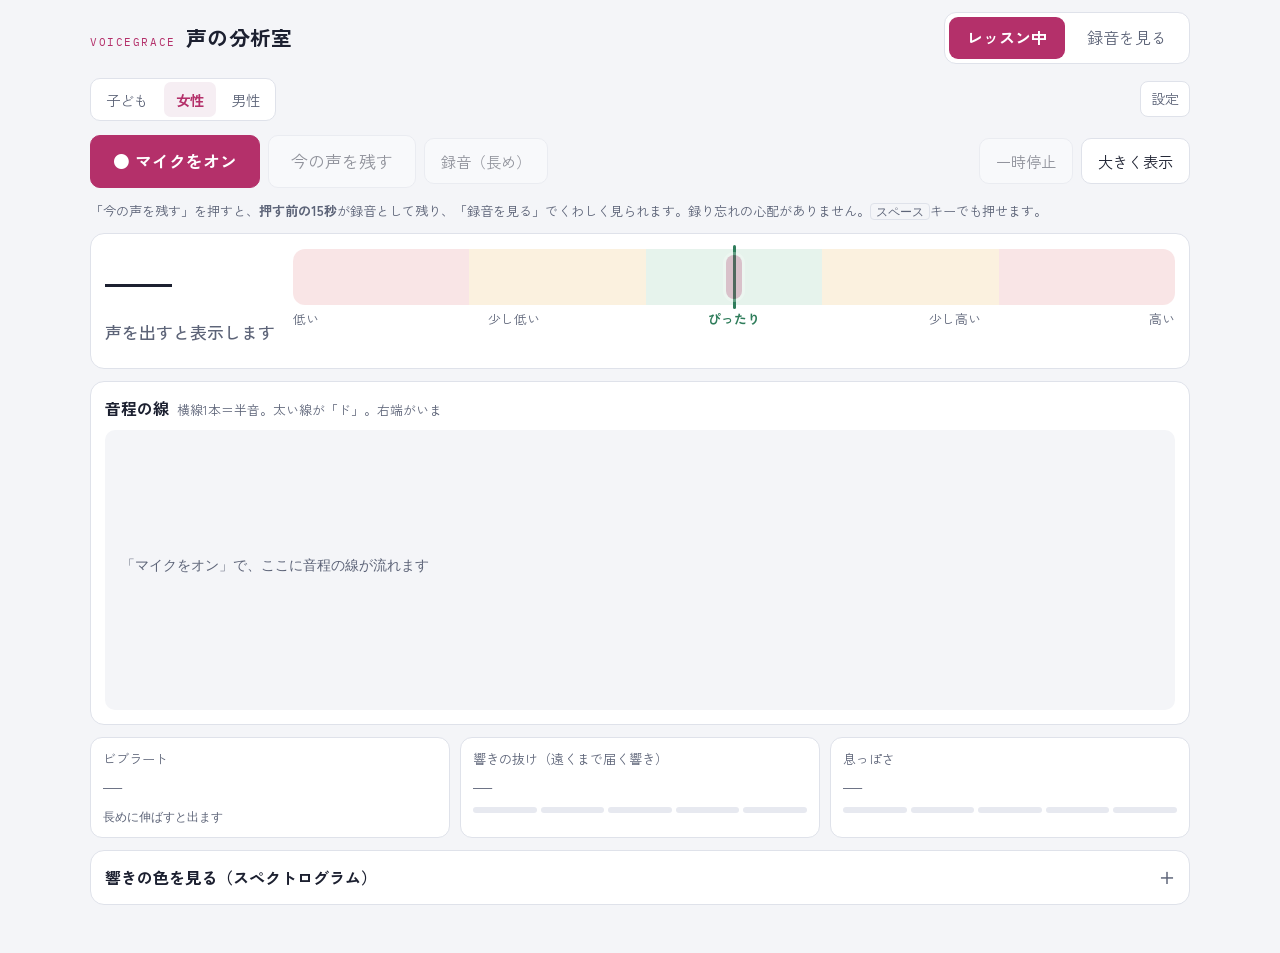
<file: lab/index.html>
<!doctype html><html lang="ja"><head><meta charset="utf-8"><meta name="viewport" content="width=device-width,initial-scale=1,viewport-fit=cover"><style>:root{color-scheme:light;box-sizing:border-box;padding-top:env(safe-area-inset-top,0px);padding-bottom:env(safe-area-inset-bottom,0px)}body{margin:0}img{max-width:100%}[hidden]{display:none!important}</style></head><body>
<title>VoiceGrace 声の分析室</title>
<meta name="claude:viewport-fit-sides" content="cover">
<meta name="robots" content="noindex">
<link rel="preconnect" href="https://fonts.googleapis.com">
<link rel="stylesheet" href="https://fonts.googleapis.com/css2?family=Zen+Kaku+Gothic+New:wght@400;500;700&family=IBM+Plex+Mono:wght@400;500&display=swap">
<style>
/* Layout: レッスン卓 — 上に「レッスン中／録音を見る」の切り替えだけ。主役は大きな音名と音程の線、細かい数値は「くわしく」の中へ */
:root{
  --bg:#f4f5f8; --panel:#ffffff; --ink:#1c2030; --muted:#5d6478; --line:#dfe2ea;
  --accent:#b4306a; --accent-ink:#ffffff; --amber:#d9862b; --grid:#e7e9f0; --soft:#f6eef3;
  --good:#2f7d5b; --warn:#b5761a; --bad:#b3363a; --goodbg:#e6f3ec; --warnbg:#fbf1df; --badbg:#f9e5e6;
  --display:"Zen Kaku Gothic New","Hiragino Sans","Noto Sans JP",system-ui,sans-serif;
  --body:"Zen Kaku Gothic New","Hiragino Sans","Noto Sans JP",system-ui,sans-serif;
  --mono:"IBM Plex Mono",ui-monospace,"SFMono-Regular",Menlo,monospace;
}
@media (prefers-color-scheme: dark){:root:not([data-theme="light"]){
  --bg:#12141c; --panel:#1a1d28; --ink:#e8eaf2; --muted:#9aa1b6; --line:#2b3040;
  --accent:#e0588f; --accent-ink:#14070d; --amber:#f0a54a; --grid:#252a38; --soft:#2a1c26;
  --good:#5fbf92; --warn:#e3a84c; --bad:#ec6b6f; --goodbg:#17291f; --warnbg:#2c2414; --badbg:#2e1718; color-scheme:dark}}
:root[data-theme="dark"]{
  --bg:#12141c; --panel:#1a1d28; --ink:#e8eaf2; --muted:#9aa1b6; --line:#2b3040;
  --accent:#e0588f; --accent-ink:#14070d; --amber:#f0a54a; --grid:#252a38; --soft:#2a1c26;
  --good:#5fbf92; --warn:#e3a84c; --bad:#ec6b6f; --goodbg:#17291f; --warnbg:#2c2414; --badbg:#2e1718; color-scheme:dark}
*{box-sizing:border-box}
[hidden]{display:none!important}
body{background:var(--bg);color:var(--ink);font-family:var(--body);font-size:16px;line-height:1.6;
  padding-left:max(16px,env(safe-area-inset-left,0px));padding-right:max(16px,env(safe-area-inset-right,0px));padding-block:12px 48px}
.wrap{max-width:1100px;margin:0 auto;display:flex;flex-direction:column;gap:14px}
header.top{display:flex;flex-wrap:wrap;align-items:center;justify-content:space-between;gap:10px}
.brand{display:flex;align-items:baseline;gap:10px;flex-wrap:wrap}
.brand h1{font-family:var(--display);font-weight:700;font-size:1.3rem;margin:0;letter-spacing:.02em}
.brand .eyebrow{font-family:var(--mono);font-size:.7rem;letter-spacing:.14em;color:var(--accent);text-transform:uppercase}
nav.tabs{display:flex;gap:4px;background:var(--panel);border:1px solid var(--line);border-radius:12px;padding:4px}
nav.tabs button{font:inherit;font-size:1rem;border:0;background:transparent;color:var(--muted);padding:8px 18px;border-radius:9px;cursor:pointer}
nav.tabs button[aria-selected="true"]{background:var(--accent);color:var(--accent-ink);font-weight:700}
button,select,input{font:inherit}
.btn{border:1px solid var(--line);background:var(--panel);color:var(--ink);padding:10px 16px;border-radius:10px;cursor:pointer;font-size:.95rem;min-height:44px}
.btn.primary{background:var(--accent);border-color:var(--accent);color:var(--accent-ink);font-weight:700}
.btn.rec{background:var(--bad);border-color:var(--bad);color:#fff;font-weight:700}
.btn.big{font-size:1.05rem;padding:12px 22px}
.btn:disabled{opacity:.45;cursor:not-allowed}
:focus-visible{outline:2px solid var(--amber);outline-offset:2px}
.row{display:flex;gap:8px;flex-wrap:wrap;align-items:center}
.spacer{flex:1}
.muted{color:var(--muted)}
.small{font-size:.82rem}
.panel{background:var(--panel);border:1px solid var(--line);border-radius:14px;padding:14px;min-width:0}
.panel h2{font-size:1rem;margin:0 0 8px;font-weight:700;display:flex;gap:8px;align-items:baseline;flex-wrap:wrap}
.panel h2 small{font-weight:400;color:var(--muted);font-size:.8rem}
canvas{display:block;width:100%;border-radius:10px;background:var(--bg);touch-action:pan-y}
/* 声の種類チップ */
.voice{display:flex;gap:4px;border:1px solid var(--line);border-radius:10px;padding:3px;background:var(--panel)}
.voice button{border:0;background:transparent;color:var(--muted);padding:6px 12px;border-radius:7px;cursor:pointer;font-size:.9rem}
.voice button[aria-pressed="true"]{background:var(--soft);color:var(--accent);font-weight:700}
details.set{font-size:.85rem;color:var(--muted)}
details.set summary{cursor:pointer;list-style:none;padding:6px 10px;border-radius:8px;border:1px solid var(--line);background:var(--panel)}
details.set summary::-webkit-details-marker{display:none}
details.set[open] summary{color:var(--ink)}
details.set .in{display:flex;gap:10px;flex-wrap:wrap;align-items:center;padding:8px 2px}
details.set select{border:1px solid var(--line);background:var(--bg);color:var(--ink);border-radius:6px;padding:4px 6px}
.notice{border-left:3px solid var(--amber);background:var(--soft);padding:10px 14px;border-radius:0 10px 10px 0;font-size:.92rem}
/* ---- レッスン中 ---- */
.stage{display:grid;grid-template-columns:minmax(0,1fr);gap:12px}
.now{display:grid;grid-template-columns:minmax(150px,auto) minmax(0,1fr);gap:18px;align-items:center}
@media (max-width:620px){.now{grid-template-columns:minmax(0,1fr)}}
.note-big{display:flex;align-items:baseline;gap:10px;flex-wrap:wrap}
.note-big .ja{font-family:var(--display);font-weight:700;font-size:4.2rem;line-height:1}
.note-big .en{font-family:var(--mono);color:var(--muted);font-size:1.1rem}
.verdict{font-size:1.5rem;font-weight:700;margin-top:4px;min-height:2.2rem}
.verdict.good{color:var(--good)}.verdict.warn{color:var(--warn)}.verdict.bad{color:var(--bad)}.verdict.idle{color:var(--muted);font-weight:500;font-size:1.05rem}
.meter{position:relative;height:56px;border-radius:12px;background:linear-gradient(90deg,var(--badbg) 0 20%,var(--warnbg) 20% 40%,var(--goodbg) 40% 60%,var(--warnbg) 60% 80%,var(--badbg) 80%)}
.meter .mid{position:absolute;left:50%;top:-4px;bottom:-4px;width:3px;margin-left:-1.5px;background:var(--good);border-radius:2px}
.meter .needle{position:absolute;top:6px;bottom:6px;width:16px;margin-left:-8px;border-radius:8px;background:var(--accent);transition:left .08s linear;box-shadow:0 0 0 3px var(--panel)}
.meter-labels{display:flex;justify-content:space-between;font-size:.8rem;color:var(--muted);margin-top:4px}
.meter-labels b{color:var(--good);font-weight:700}
.signs{display:grid;grid-template-columns:repeat(3,minmax(0,1fr));gap:10px}
@media (max-width:620px){.signs{grid-template-columns:minmax(0,1fr)}}
.sign{border:1px solid var(--line);border-radius:12px;padding:10px 12px;display:flex;flex-direction:column;gap:4px;background:var(--panel);min-width:0}
.sign .k{font-size:.82rem;color:var(--muted)}
.sign .w{font-size:1.2rem;font-weight:700}
.sign .w.good{color:var(--good)}.sign .w.warn{color:var(--warn)}.sign .w.bad{color:var(--bad)}.sign .w.info{color:var(--ink)}.sign .w.idle{color:var(--muted);font-weight:500}
.sign .n{font-family:var(--mono);font-size:.75rem;color:var(--muted);font-variant-numeric:tabular-nums}
.dots{display:flex;gap:4px}
.dots i{flex:1;height:6px;border-radius:3px;background:var(--grid)}
.dots i.on{background:var(--accent)}
.kbd{font-family:var(--mono);font-size:.75rem;border:1px solid var(--line);border-radius:4px;padding:0 5px;color:var(--muted)}
.toast{position:fixed;left:50%;bottom:calc(20px + env(safe-area-inset-bottom,0px));transform:translateX(-50%);background:var(--ink);color:var(--bg);padding:10px 18px;border-radius:99px;font-size:.92rem;z-index:20;max-width:calc(100% - 32px)}
/* 大きく表示 */
body.big header.top, body.big .hide-big{display:none!important}
body.big .note-big .ja{font-size:min(28vw,11rem)}
body.big .note-big .en{font-size:1.6rem}
body.big .verdict{font-size:2.4rem}
body.big .meter{height:90px}
body.big #livePitch{height:46vh!important}
.exitbig{display:none}
body.big .exitbig{display:inline-flex}
/* ---- 録音を見る ---- */
.drop{border:2px dashed var(--line);border-radius:14px;padding:18px;text-align:center;color:var(--muted);cursor:pointer;display:block}
.drop.over{border-color:var(--accent);background:var(--soft)}
.progress{height:6px;border-radius:3px;background:var(--grid);overflow:hidden}
.progress>div{height:100%;width:0;background:var(--accent);transition:width .2s}
.takes{display:flex;flex-wrap:wrap;gap:6px}
.take{border:1px solid var(--line);border-radius:99px;padding:5px 12px;font-size:.88rem;cursor:pointer;background:var(--panel);color:var(--ink);min-height:36px}
.take[aria-pressed="true"]{border-color:var(--accent);color:var(--accent);font-weight:700}
.summary{display:flex;flex-direction:column}
.srow{display:grid;grid-template-columns:7.5em minmax(0,1fr) auto;gap:10px;align-items:start;padding:10px 0;border-bottom:1px solid var(--line)}
.srow:last-child{border-bottom:0}
.srow .k{color:var(--muted);font-size:.9rem;padding-top:2px}
.srow .w{font-weight:700;font-size:1.05rem}
.srow .w.good{color:var(--good)}.srow .w.warn{color:var(--warn)}.srow .w.bad{color:var(--bad)}.srow .w.info{color:var(--ink)}
.srow .d{font-size:.85rem;color:var(--muted);margin-top:2px}
.srow .help{border:1px solid var(--line);background:transparent;color:var(--muted);border-radius:99px;width:28px;height:28px;cursor:pointer;font-size:.85rem;padding:0}
.srow .exp{grid-column:1/-1;font-size:.86rem;background:var(--soft);border-radius:8px;padding:8px 10px;margin-top:-2px}
@media (max-width:520px){.srow{grid-template-columns:minmax(0,1fr) auto}.srow .k{grid-column:1/-1;padding:0}}
details.more{background:var(--panel);border:1px solid var(--line);border-radius:14px}
details.more>summary{cursor:pointer;padding:14px;font-weight:700;list-style:none;display:flex;justify-content:space-between;gap:8px}
details.more>summary::-webkit-details-marker{display:none}
details.more>summary::after{content:"＋";color:var(--muted)}
details.more[open]>summary::after{content:"－"}
details.more>.in{padding:0 14px 14px;display:flex;flex-direction:column;gap:14px}
.cards{display:grid;grid-template-columns:repeat(auto-fill,minmax(190px,1fr));gap:10px}
.card{border:1px solid var(--line);border-radius:10px;padding:10px 12px;display:flex;flex-direction:column;gap:3px;min-width:0}
.card .k{font-size:.78rem;color:var(--muted)}
.card .v{font-family:var(--mono);font-size:1.25rem;font-variant-numeric:tabular-nums;line-height:1.25}
.card .v small{font-size:.78rem;color:var(--muted)}
.card .s{font-size:.76rem;color:var(--muted)}
.grid2{display:grid;grid-template-columns:repeat(2,minmax(0,1fr));gap:12px}
@media (max-width:760px){.grid2{grid-template-columns:minmax(0,1fr)}}
.tablewrap{overflow-x:auto}
table{border-collapse:collapse;width:100%;font-size:.88rem}
th,td{padding:7px 8px;border-bottom:1px solid var(--line);text-align:left;white-space:nowrap}
th{color:var(--muted);font-weight:500;font-size:.8rem}
td.num{font-family:var(--mono);font-variant-numeric:tabular-nums}
.pill{display:inline-block;font-size:.78rem;padding:1px 9px;border-radius:99px;border:1px solid currentColor;vertical-align:middle;white-space:nowrap}
.pill.good{color:var(--good)}.pill.warn{color:var(--warn)}.pill.bad{color:var(--bad)}.pill.info{color:var(--muted)}
textarea{width:100%;min-height:130px;font-family:var(--body);font-size:.92rem;border:1px solid var(--line);border-radius:10px;background:var(--bg);color:var(--ink);padding:10px}
.legend{display:flex;gap:12px;flex-wrap:wrap;font-size:.78rem;color:var(--muted)}
.legend i{display:inline-block;width:14px;height:3px;vertical-align:middle;margin-right:4px;border-radius:2px}
.guide{display:grid;grid-template-columns:repeat(auto-fill,minmax(260px,1fr));gap:10px}
.guide div{border:1px solid var(--line);border-radius:10px;padding:10px 12px}
.guide h3{margin:0 0 4px;font-size:.92rem}
.guide p{margin:.2em 0;font-size:.85rem}
.guide .src{font-size:.74rem;color:var(--muted)}
@media (prefers-reduced-motion:reduce){*{transition:none!important}}
</style>

<div class="wrap">
  <header class="top">
    <div class="brand"><span class="eyebrow">VoiceGrace</span><h1>声の分析室</h1></div>
    <nav class="tabs" role="tablist">
      <button role="tab" id="tab-live" aria-selected="true" data-view="live">レッスン中</button>
      <button role="tab" id="tab-analyze" aria-selected="false" data-view="analyze">録音を見る</button>
    </nav>
  </header>

  <div class="row hide-big">
    <div class="voice" role="group" aria-label="声の種類">
      <button data-v="child" aria-pressed="false">子ども</button>
      <button data-v="female" aria-pressed="true">女性</button>
      <button data-v="male" aria-pressed="false">男性</button>
    </div>
    <span class="spacer"></span>
    <details class="set">
      <summary>設定</summary>
      <div class="in">
        <label for="a4">基準の高さ（A4＝ラ）
          <select id="a4"><option>440</option><option selected>442</option><option>443</option></select> Hz</label>
        <span class="small">ピアノに合わせるなら、調律の高さ（多くは442）を選んでください</span>
      </div>
    </details>
  </div>

  <!-- ===== レッスン中 ===== -->
  <section id="view-live" class="stage">
    <div class="row">
      <button class="btn primary big" id="micBtn">● マイクをオン</button>
      <button class="btn big" id="keepBtn" disabled title="スペースキーでも残せます">今の声を残す</button>
      <button class="btn" id="recBtn" disabled>録音（長め）</button>
      <span class="spacer"></span>
      <button class="btn" id="freezeBtn" disabled>一時停止</button>
      <button class="btn" id="bigBtn">大きく表示</button>
      <button class="btn exitbig" id="exitBigBtn">元に戻す</button>
    </div>
    <div id="micNotice" class="notice" hidden></div>
    <p class="muted small hide-big" id="liveHint" style="margin:0">「今の声を残す」を押すと、<strong>押す前の15秒</strong>が録音として残り、「録音を見る」でくわしく見られます。録り忘れの心配がありません。<span class="kbd">スペース</span>キーでも押せます。</p>

    <div class="panel now">
      <div>
        <div class="note-big"><span class="ja" id="liveNote">—</span><span class="en" id="liveNoteEn"></span></div>
        <div class="verdict idle" id="verdict">声を出すと表示します</div>
      </div>
      <div>
        <div class="meter" aria-label="音程のずれ"><div class="mid"></div><div class="needle" id="needle" style="left:50%;opacity:.25"></div></div>
        <div class="meter-labels"><span>低い</span><span>少し低い</span><b>ぴったり</b><span>少し高い</span><span>高い</span></div>
        <div class="muted small" id="centsTxt" style="margin-top:2px">&nbsp;</div>
      </div>
    </div>

    <div class="panel">
      <h2>音程の線 <small>横線1本＝半音。太い線が「ド」。右端がいま</small></h2>
      <canvas id="livePitch" height="280"></canvas>
    </div>

    <div class="signs hide-big">
      <div class="sign"><span class="k">ビブラート</span><span class="w idle" id="sgVib">—</span><span class="n" id="sgVibN">長めに伸ばすと出ます</span></div>
      <div class="sign"><span class="k">響きの抜け（遠くまで届く響き）</span><span class="w idle" id="sgSpr">—</span><div class="dots" id="sgSprDots"><i></i><i></i><i></i><i></i><i></i></div><span class="n" id="sgSprN"></span></div>
      <div class="sign"><span class="k">息っぽさ</span><span class="w idle" id="sgBr">—</span><div class="dots" id="sgBrDots"><i></i><i></i><i></i><i></i><i></i></div><span class="n" id="sgBrN"></span></div>
    </div>

    <details class="more hide-big">
      <summary>響きの色を見る（スペクトログラム）</summary>
      <div class="in">
        <p class="muted small" style="margin:0">明るいほど強い音。点線の帯（2〜4kHz）が明るいと、声が前に抜けて聞こえやすくなります。</p>
        <canvas id="liveSpec" height="200"></canvas>
      </div>
    </details>
  </section>

  <!-- ===== 録音を見る ===== -->
  <section id="view-analyze" hidden style="display:flex;flex-direction:column;gap:14px">
    <div class="panel" style="display:flex;flex-direction:column;gap:10px">
      <div class="row"><span class="muted small">録音：</span><div class="takes" id="takes"></div></div>
      <label class="drop" id="drop" for="file">
        <strong>録音ファイルを選ぶ（またはここにドロップ）</strong><br>
        <span class="small">スマホのボイスメモ（m4a）・wav・mp3。5〜30秒くらいがおすすめ</span>
        <input type="file" id="file" accept="audio/*,.m4a,.wav,.mp3,.aac,.ogg,.flac,video/mp4" hidden>
      </label>
      <div id="progWrap" hidden><div class="progress"><div id="prog"></div></div><div class="muted small" id="progTxt"></div></div>
    </div>

    <div id="result" style="display:flex;flex-direction:column;gap:14px">
      <div id="resNotice" class="notice" hidden></div>
      <div class="panel">
        <div class="row" style="justify-content:space-between;margin-bottom:4px">
          <h2 style="margin:0;font-size:1.1rem" id="resTitle"></h2>
          <button class="btn" id="playBtn">▶ 聞く</button>
        </div>
        <div class="summary" id="summary"></div>
      </div>

      <div class="panel">
        <h2>音程の線 <small>オレンジの線＝その音の中心。数字＝半音からのずれ（±100で半音）</small></h2>
        <canvas id="pitchCv" height="280"></canvas>
        <div class="row" style="margin-top:8px">
          <span class="muted small">グラフを指でなぞると、その部分だけ聞いたり分析したりできます</span>
          <span class="spacer"></span>
          <button class="btn" id="selBtn" disabled>選んだ部分だけ分析</button>
        </div>
      </div>

      <div class="panel" id="cmpPanel" hidden>
        <h2>前の録音とくらべる <small>同じマイク・同じ距離・同じ部屋で録ったもの同士で</small></h2>
        <div class="row" style="margin-bottom:8px">
          <label for="cmpA" class="small muted">前</label><select id="cmpA" class="btn" style="min-height:36px;padding:4px 8px"></select>
          <span class="muted">→</span>
          <label for="cmpB" class="small muted">後</label><select id="cmpB" class="btn" style="min-height:36px;padding:4px 8px"></select>
        </div>
        <div class="tablewrap"><table id="cmpTable"></table></div>
      </div>

      <div class="panel">
        <h2>生徒ノート用メモ <small>そのまま貼り付けられます</small></h2>
        <textarea id="noteText" aria-label="生徒ノート用メモ"></textarea>
        <div class="row" style="margin-top:6px"><button class="btn" id="copyBtn">コピー</button><button class="btn" id="wavBtn" hidden>録音を保存（WAV）</button><span class="muted small" id="copyMsg"></span></div>
      </div>

      <details class="more">
        <summary>くわしい数値とグラフ（先生用）</summary>
        <div class="in">
          <div class="cards" id="cards"></div>
          <div class="grid2">
            <div><h2 style="font-size:.95rem;margin:0 0 6px">スペクトログラム <small class="muted">0〜5kHz・帯＝2〜4kHz</small></h2><canvas id="specCv" height="200"></canvas></div>
            <div><h2 style="font-size:.95rem;margin:0 0 6px">平均スペクトル <small class="muted">声の出ている部分の平均</small></h2><canvas id="ltasCv" height="200"></canvas>
              <div class="legend" id="ltasLegend"></div></div>
          </div>
          <div><h2 style="font-size:.95rem;margin:0 0 6px">音ごとの結果</h2><div class="tablewrap"><table id="noteTable"></table></div></div>
          <div><h2 style="font-size:.95rem;margin:0 0 6px">声の立ち上がり <small class="muted">無音から声を出した瞬間</small></h2><div class="tablewrap"><table id="onsetTable"></table></div></div>
          <div><h2 style="font-size:.95rem;margin:0 0 6px">数値の見方と出典</h2>
            <p class="small muted" style="margin:0 0 8px">ここの数値はレッスンでの目安で、診断ではありません。声の不調が続くときは耳鼻咽喉科へ。</p>
            <div class="guide" id="guide"></div></div>
        </div>
      </details>
    </div>
  </section>
</div>
<div class="toast" id="toast" hidden></div>

<script>/* VoiceGrace 声の分析エンジン
 * 手法の出典:
 *  - ピッチ: pYIN (Mauch & Dixon 2014, ICASSP) / YIN (de Cheveigné & Kawahara 2002, JASA)
 *  - CPPS: Hillenbrand et al. 1994; Praat PowerCepstrogram の手順を再現 (Murton et al. 2020 の設定)
 *  - HNR: Boersma 1993 (相互相関法, Praat "To Harmonicity (cc)")
 *  - フォルマント: Burg法LPC (Praat "To Formant (burg)")
 *  - SPR: Omori et al. 1996, J Voice
 *  - アルファ比: Frøkjær-Jensen & Prytz 1976
 *  - H1-H2: Hanson 1997, JASA
 *  - ビブラート: Prame 1994, JASA / Mitchell & Kenny 2010 (山・谷から速さと幅)
 *  - 立ち上がり: Vocal Rise Time (Koike 1967; Peters et al.; 20–80%包絡)
 */
(function (root) {
  'use strict';
  const TAU = 2 * Math.PI;

  // ---------- 基本 ----------
  function nextPow2(n) { let p = 1; while (p < n) p <<= 1; return p; }

  const fftCache = new Map();
  function fftTables(n) {
    let t = fftCache.get(n);
    if (t) return t;
    const rev = new Uint32Array(n);
    const bits = Math.log2(n) | 0;
    for (let i = 0; i < n; i++) {
      let r = 0, x = i;
      for (let b = 0; b < bits; b++) { r = (r << 1) | (x & 1); x >>= 1; }
      rev[i] = r;
    }
    const cos = new Float64Array(n / 2), sin = new Float64Array(n / 2);
    for (let i = 0; i < n / 2; i++) { cos[i] = Math.cos(TAU * i / n); sin[i] = -Math.sin(TAU * i / n); }
    t = { rev, cos, sin };
    fftCache.set(n, t);
    return t;
  }
  // in-place complex FFT (forward). inverse: conj trick
  function fft(re, im) {
    const n = re.length, { rev, cos, sin } = fftTables(n);
    for (let i = 0; i < n; i++) {
      const j = rev[i];
      if (j > i) { let t = re[i]; re[i] = re[j]; re[j] = t; t = im[i]; im[i] = im[j]; im[j] = t; }
    }
    for (let size = 2; size <= n; size <<= 1) {
      const half = size >> 1, step = n / size;
      for (let i = 0; i < n; i += size) {
        for (let j = 0, k = 0; j < half; j++, k += step) {
          const a = i + j, b = a + half;
          const tr = re[b] * cos[k] - im[b] * sin[k];
          const ti = re[b] * sin[k] + im[b] * cos[k];
          re[b] = re[a] - tr; im[b] = im[a] - ti;
          re[a] += tr; im[a] += ti;
        }
      }
    }
  }
  function ifft(re, im) {
    const n = re.length;
    for (let i = 0; i < n; i++) im[i] = -im[i];
    fft(re, im);
    for (let i = 0; i < n; i++) { re[i] /= n; im[i] = -im[i] / n; }
  }

  function median(arr) {
    let n = 0;
    const a = new Float64Array(arr.length);
    for (let i = 0; i < arr.length; i++) { const v = arr[i]; if (Number.isFinite(v)) a[n++] = v; }
    if (!n) return NaN;
    const b = a.subarray(0, n).sort();
    const m = n >> 1;
    return n % 2 ? b[m] : 0.5 * (b[m - 1] + b[m]);
  }
  function mean(a) { let s = 0, n = 0; for (const v of a) if (Number.isFinite(v)) { s += v; n++; } return n ? s / n : NaN; }
  function std(a) { const m = mean(a); let s = 0, n = 0; for (const v of a) if (Number.isFinite(v)) { s += (v - m) ** 2; n++; } return n > 1 ? Math.sqrt(s / (n - 1)) : NaN; }
  function quantile(arr, q) {
    const a = Array.from(arr).filter(Number.isFinite).sort((x, y) => x - y);
    if (!a.length) return NaN;
    const p = (a.length - 1) * q, lo = Math.floor(p), hi = Math.ceil(p);
    return a[lo] + (a[hi] - a[lo]) * (p - lo);
  }

  // ---------- リサンプル (Kaiser窓 sinc) ----------
  function besselI0(x) { let s = 1, t = 1; for (let k = 1; k < 30; k++) { t *= (x / (2 * k)) ** 2; s += t; } return s; }
  const rsCache = new Map();
  function resample(x, fsIn, fsOut, halfTaps = 24) {
    if (Math.abs(fsIn - fsOut) < 1e-6) return Float32Array.from(x);
    const ratio = fsOut / fsIn;
    const cutoff = Math.min(1, ratio) * 0.95; // 正規化カットオフ (入力ナイキスト比)
    const span = Math.ceil(halfTaps / Math.min(1, ratio));
    const OS = 256; // カーネル表の細かさ
    const key = span + ':' + cutoff;
    let tab = rsCache.get(key);
    if (!tab) {
      const beta = 8.0, i0b = besselI0(beta);
      tab = new Float64Array(span * OS + 2);
      for (let j = 0; j < tab.length; j++) {
        const d = j / OS, u = d / span;
        if (u >= 1) { tab[j] = 0; continue; }
        const w = besselI0(beta * Math.sqrt(1 - u * u)) / i0b;
        const arg = Math.PI * d * cutoff;
        tab[j] = cutoff * (Math.abs(arg) < 1e-9 ? 1 : Math.sin(arg) / arg) * w;
      }
      rsCache.set(key, tab);
    }
    const nOut = Math.floor(x.length * ratio);
    const y = new Float32Array(nOut);
    const n = x.length;
    for (let i = 0; i < nOut; i++) {
      const t = i / ratio;
      const c = Math.floor(t);
      const lo = Math.max(0, c - span + 1), hi = Math.min(n - 1, c + span);
      let s = 0;
      for (let k = lo; k <= hi; k++) {
        const pos = Math.abs(t - k) * OS;
        const j = pos | 0;
        if (j >= tab.length - 1) continue;
        const fr = pos - j;
        s += x[k] * (tab[j] + (tab[j + 1] - tab[j]) * fr);
      }
      y[i] = s;
    }
    return y;
  }
  // 速い整数間引き (FIR → decimate) リアルタイム用
  function preEmphasis(x, fs, f) {
    const a = Math.exp(-TAU * f / fs);
    const y = Float32Array.from(x);
    for (let i = y.length - 1; i >= 1; i--) y[i] -= a * y[i - 1];
    return y;
  }

  // ---------- 音名 ----------
  const NOTE_EN = ['C', 'C#', 'D', 'D#', 'E', 'F', 'F#', 'G', 'G#', 'A', 'A#', 'B'];
  const NOTE_JA = ['ド', 'ド#', 'レ', 'レ#', 'ミ', 'ファ', 'ファ#', 'ソ', 'ソ#', 'ラ', 'ラ#', 'シ'];
  function hzToMidi(f, a4 = 440) { return 69 + 12 * Math.log2(f / a4); }
  function midiToHz(m, a4 = 440) { return a4 * 2 ** ((m - 69) / 12); }
  function noteName(midi, ja = false) {
    const r = Math.round(midi), n = ((r % 12) + 12) % 12, oct = Math.floor(r / 12) - 1;
    return (ja ? NOTE_JA[n] : NOTE_EN[n]) + oct;
  }

  // ---------- YIN / pYIN ----------
  // ベータ分布の閾値事前分布 (pYIN 既定: 平均0.15 → α=2, β=11.33)
  const YIN_THRESH = (() => {
    const th = [], p = [];
    const a = 2, b = 11 + 1 / 3;
    let tot = 0;
    for (let i = 1; i <= 100; i++) {
      const s = i / 100;
      const pdf = Math.pow(s, a - 1) * Math.pow(1 - s + 1e-12, b - 1);
      th.push(s); p.push(pdf); tot += pdf;
    }
    return { th, p: p.map(v => v / tot) };
  })();

  // CMNDF (YIN 式8) を FFT で計算
  function makeYinWorker(W, tauMax) {
    const N = nextPow2(W + tauMax + 1) * 2;
    const re = new Float64Array(N), im = new Float64Array(N);
    const re2 = new Float64Array(N), im2 = new Float64Array(N);
    const d = new Float64Array(tauMax + 1);
    const cm = new Float64Array(tauMax + 1);
    return function (x, off) {
      // r(τ) = Σ_{j<W} x[j] x[j+τ]
      re.fill(0); im.fill(0); re2.fill(0); im2.fill(0);
      for (let j = 0; j < W; j++) re[j] = x[off + j];
      for (let j = 0; j < W + tauMax; j++) re2[j] = x[off + j];
      fft(re, im); fft(re2, im2);
      for (let k = 0; k < N; k++) {
        const a = re[k], b = -im[k]; // conj(A)
        const c = re2[k], e = im2[k];
        re[k] = a * c - b * e; im[k] = a * e + b * c;
      }
      ifft(re, im);
      // エネルギー項
      let e0 = 0;
      for (let j = 0; j < W; j++) e0 += x[off + j] * x[off + j];
      let et = e0;
      d[0] = 0;
      for (let t = 1; t <= tauMax; t++) {
        const xo = x[off + t - 1], xn = x[off + W + t - 1];
        et += xn * xn - xo * xo;
        d[t] = Math.max(0, e0 + et - 2 * re[t]);
      }
      cm[0] = 1;
      let run = 0;
      for (let t = 1; t <= tauMax; t++) { run += d[t]; cm[t] = run > 0 ? d[t] * t / run : 1; }
      return { cmndf: cm, energy: e0 };
    };
  }
  function parabolicMin(a, i) {
    if (i <= 0 || i >= a.length - 1) return { x: i, y: a[i] };
    const y0 = a[i - 1], y1 = a[i], y2 = a[i + 1];
    const den = y0 - 2 * y1 + y2;
    if (Math.abs(den) < 1e-12) return { x: i, y: y1 };
    const dx = 0.5 * (y0 - y2) / den;
    return { x: i + dx, y: y1 - 0.25 * (y0 - y2) * dx };
  }
  // pYIN 第1段: 候補 (周期, 確率)
  function pyinCandidates(cm, tauMin, tauMax) {
    // 局所最小をリスト
    const mins = [];
    for (let t = tauMin + 1; t < tauMax; t++) {
      if (cm[t] < cm[t - 1] && cm[t] <= cm[t + 1]) mins.push(t);
    }
    const probs = new Map();
    if (!mins.length) return [];
    let gmin = mins[0];
    for (const t of mins) if (cm[t] < cm[gmin]) gmin = t;
    // 倍音(H2など)がフォルマントで強調されて半周期の谷が閾値を下回る「オクターブ上」誤りの対策:
    // 2倍・3倍の周期にずっと深い谷があればそちらを採る
    const deeper = t => {
      let best = t;
      for (const m of [2, 3]) {
        const c = m * t;
        if (c > tauMax) break;
        let bm = -1;
        for (const u of mins) if (Math.abs(u - c) <= Math.max(2, 0.04 * c) && (bm < 0 || cm[u] < cm[bm])) bm = u;
        if (bm >= 0 && cm[best] > 0.04 && cm[bm] < 0.3 * cm[best] && cm[bm] < 0.12) best = bm;
      }
      return best;
    };
    const { th, p } = YIN_THRESH;
    for (let k = 0; k < th.length; k++) {
      let chosen = -1;
      let orig = -1;
      for (const t of mins) { if (cm[t] < th[k]) { orig = t; chosen = deeper(t); break; } }
      if (chosen < 0) { probs.set(gmin, (probs.get(gmin) || 0) + p[k] * 0.01); }
      else if (chosen !== orig) {
        // 置き換えずに両方を候補に残し、前後のつながり(HMM)で決める
        probs.set(chosen, (probs.get(chosen) || 0) + p[k] * 0.7);
        probs.set(orig, (probs.get(orig) || 0) + p[k] * 0.3);
      }
      else probs.set(chosen, (probs.get(chosen) || 0) + p[k]);
    }
    const out = [];
    for (const [t, pr] of probs) {
      const pm = parabolicMin(cm, t);
      out.push({ tau: pm.x, prob: pr, ap: Math.max(0, Math.min(1, pm.y)) });
    }
    return out;
  }

  /** オフライン pYIN (HMM Viterbi付き)
   * x: Float32Array, fs, opts {fmin, fmax, hop}
   * 戻り値 {times, f0 (0=無声), vprob, rms}
   */
  function pitchTrack(x, fs, opts = {}) {
    const fmin = opts.fmin || 55, fmax = opts.fmax || 1760;
    const target = 22050;
    const y = resample(x, fs, target);
    const sr = target;
    const hopSec = opts.hop || 0.005;
    const hop = Math.round(hopSec * sr);
    const tauMin = Math.max(2, Math.floor(sr / fmax));
    const tauMax = Math.ceil(sr / fmin);
    const W = opts.W || Math.max(192, Math.min(1024, Math.round(sr * (opts.periods || 2.2) / fmin)));
    const frameLen = W + tauMax + 2;
    const nFrames = Math.max(0, Math.floor((y.length - frameLen) / hop) + 1);
    const yin = makeYinWorker(W, tauMax + 1);
    const BIN = 20; // cents per state
    const nBins = Math.ceil(1200 * Math.log2(fmax / fmin) / BIN) + 1;
    const cands = new Array(nFrames);
    const rms = new Float32Array(nFrames);
    let maxRms = 0;
    for (let i = 0; i < nFrames; i++) {
      const off = i * hop;
      const r = yin(y, off);
      rms[i] = Math.sqrt(r.energy / W);
      if (rms[i] > maxRms) maxRms = rms[i];
      cands[i] = pyinCandidates(r.cmndf, tauMin, tauMax).map(c => ({ ...c, f: sr / c.tau }))
        .filter(c => c.f >= fmin && c.f <= fmax);
    }
    // 無音ゲート (最大の -45dB 未満は無声扱いに寄せる)
    const gate = maxRms * Math.pow(10, -45 / 20);
    // HMM: 状態 0..nBins-1 有声, nBins..2nBins-1 無声
    const S = 2 * nBins;
    const maxStep = Math.ceil(opts.maxStepCents || 260) / BIN | 0;
    const tw = []; let tws = 0;
    for (let d = -maxStep; d <= maxStep; d++) { const w = maxStep + 1 - Math.abs(d); tw.push(w); tws += w; }
    const ltw = tw.map(w => Math.log(w / tws));
    const pSwitch = 0.01, lStay = Math.log(1 - pSwitch), lSw = Math.log(pSwitch);
    let delta = new Float64Array(S).fill(-Math.log(S));
    let nd = new Float64Array(S);
    const psi = new Array(nFrames);
    const obs = new Float64Array(S);
    const binOf = f => Math.round(1200 * Math.log2(f / fmin) / BIN);
    for (let i = 0; i < nFrames; i++) {
      obs.fill(0);
      let vsum = 0;
      const silent = rms[i] < gate;
      if (!silent) for (const c of cands[i]) {
        const b = binOf(c.f);
        if (b >= 0 && b < nBins) { obs[b] += c.prob; vsum += c.prob; }
      }
      vsum = Math.min(vsum, 0.99);
      const uv = (1 - vsum) / nBins;
      for (let s = 0; s < nBins; s++) { obs[nBins + s] = uv; }
      for (let s = 0; s < S; s++) obs[s] = Math.log(obs[s] + 1e-12);
      const bp = new Int32Array(S);
      for (let s = 0; s < S; s++) {
        const voiced = s < nBins, b = voiced ? s : s - nBins;
        let best = -Infinity, arg = 0;
        for (let k = 0; k < tw.length; k++) {
          const pb = b + k - maxStep;
          if (pb < 0 || pb >= nBins) continue;
          // 同じ有声/無声から
          const fromSame = (voiced ? pb : pb + nBins);
          let v = delta[fromSame] + ltw[k] + lStay;
          if (v > best) { best = v; arg = fromSame; }
          const fromOther = (voiced ? pb + nBins : pb);
          v = delta[fromOther] + ltw[k] + lSw;
          if (v > best) { best = v; arg = fromOther; }
        }
        nd[s] = best + obs[s];
        bp[s] = arg;
      }
      psi[i] = bp;
      // 正規化
      let mx = -Infinity; for (let s = 0; s < S; s++) if (nd[s] > mx) mx = nd[s];
      for (let s = 0; s < S; s++) nd[s] -= mx;
      const t = delta; delta = nd; nd = t;
    }
    const path = new Int32Array(nFrames);
    if (nFrames) {
      let bs = 0; for (let s = 1; s < S; s++) if (delta[s] > delta[bs]) bs = s;
      path[nFrames - 1] = bs;
      for (let i = nFrames - 1; i > 0; i--) path[i - 1] = psi[i][path[i]];
    }
    const f0 = new Float32Array(nFrames), vprob = new Float32Array(nFrames), times = new Float32Array(nFrames);
    for (let i = 0; i < nFrames; i++) {
      const s = path[i];
      let vs = 0; for (const c of cands[i]) vs += c.prob; vprob[i] = Math.min(1, vs);
      if (s < nBins && cands[i].length) {
        const fb = fmin * 2 ** (s * BIN / 1200);
        let best = null, bd = Infinity;
        for (const c of cands[i]) {
          const dc = Math.abs(1200 * Math.log2(c.f / fb));
          if (dc < bd) { bd = dc; best = c; }
        }
        f0[i] = best && bd < 1.5 * BIN ? best.f : 0;
      }
      // 窓の実効中心: 区間 [0, W+τ] の中央
      const tau = f0[i] > 0 ? sr / f0[i] : tauMax / 2;
      times[i] = (i * hop + (W + tau) / 2) / sr;
    }
    return { times, f0, vprob, rms, hop: hopSec, win: W / sr };
  }

  // リアルタイム用 1フレーム推定 (前のピッチとの連続性を考慮)
  function makeRealtimePitch(sr, fmin = 55, fmax = 1760) {
    const tauMin = Math.max(2, Math.floor(sr / fmax));
    const tauMax = Math.ceil(sr / fmin);
    const W = nextPow2(Math.round(0.035 * sr)) >= Math.round(0.046 * sr) ? Math.round(0.04 * sr) : Math.round(0.04 * sr);
    const yin = makeYinWorker(W, tauMax + 1);
    let prev = 0;
    return {
      needed: W + tauMax + 2,
      estimate(buf) {
        const off = buf.length - (W + tauMax + 2);
        if (off < 0) return { f0: 0, prob: 0 };
        const r = yin(buf, off);
        const rms = Math.sqrt(r.energy / W);
        const c = pyinCandidates(r.cmndf, tauMin, tauMax).map(c => ({ ...c, f: sr / c.tau })).filter(c => c.f >= fmin && c.f <= fmax);
        let vs = 0; for (const k of c) vs += k.prob;
        if (!c.length || vs < 0.3) { prev = 0; return { f0: 0, prob: vs, rms }; }
        c.sort((a, b) => b.prob - a.prob);
        let pick = c[0];
        if (prev) {
          for (const k of c) {
            if (k.prob >= 0.35 * c[0].prob && Math.abs(1200 * Math.log2(k.f / prev)) < 150) { pick = k; break; }
          }
        }
        prev = pick.f;
        return { f0: pick.f, prob: vs, rms };
      },
      reset() { prev = 0; }
    };
  }

  // ---------- CPPS (Praat手順) ----------
  /** opts: {pitchFloor:60, pitchCeiling:330, dt:0.002, maxFreq:5000, preEmph:50,
   *         timeAvg:0.01, quefAvg:0.001, qStart:0.001} */
  function cpps(x, fs, opts = {}) {
    const pitchFloor = opts.pitchFloor || 60, pitchCeiling = opts.pitchCeiling || 330;
    const dt = opts.dt || 0.002, maxF = opts.maxFreq || 5000, pe = opts.preEmph || 50;
    const timeAvg = opts.timeAvg ?? 0.01, quefAvg = opts.quefAvg ?? 0.001, qStart = opts.qStart ?? 0.001; // Praatとの一致を合成音で確認した設定
    const sr = 2 * maxF;
    let s = resample(x, fs, sr);
    s = preEmphasis(s, sr, pe);
    const analysisWidth = 3 / pitchFloor;
    let winDur = 2 * analysisWidth;
    const total = s.length / sr;
    if (winDur > total) winDur = total;
    const nWin = Math.round(winDur * sr);
    // Praat Sound_createGaussian
    const win = new Float64Array(nWin);
    const imid = 0.5 * (nWin + 1), edge = Math.exp(-12);
    for (let i = 1; i <= nWin; i++) win[i - 1] = (Math.exp(-48 * (i - imid) ** 2 / (nWin + 1) ** 2) - edge) / (1 - edge);
    const nfft = nextPow2(nWin);
    const nq = nfft / 2 + 1;
    const qmax = 0.5 * nfft / sr, dq = qmax / (nq - 1);
    // フレーム配置 (Sampled_shortTermAnalysis と同等)
    const nFrames = Math.floor((total - winDur) / dt) + 1;
    if (nFrames < 1) return { cpps: NaN, frames: [] };
    const t1 = 0.5 * total - 0.5 * ((nFrames - 1) * dt);
    const ceps = [];
    const re = new Float64Array(nfft), im = new Float64Array(nfft);
    for (let f = 0; f < nFrames; f++) {
      const tc = t1 + f * dt;
      const start = Math.round((tc - winDur / 2) * sr);
      re.fill(0); im.fill(0);
      let m = 0;
      for (let i = 0; i < nWin; i++) { const k = start + i; m += (k >= 0 && k < s.length) ? s[k] : 0; }
      m /= nWin;
      for (let i = 0; i < nWin; i++) { const k = start + i; re[i] = (((k >= 0 && k < s.length) ? s[k] : 0) - m) * win[i]; }
      fft(re, im);
      // log power spectrum -> real cepstrum
      for (let k = 0; k < nfft; k++) { re[k] = Math.log(re[k] * re[k] + im[k] * im[k] + 1e-300); im[k] = 0; }
      ifft(re, im);
      const c = new Float64Array(nq);
      for (let k = 0; k < nq; k++) c[k] = re[k] * re[k];
      ceps.push(c);
    }
    // 時間方向平均 (線形パワー)
    let sm = ceps;
    const nT = Math.floor(timeAvg / dt);
    if (nT > 1) {
      const half = 0.5 * timeAvg;
      sm = ceps.map((_, f) => {
        const tc = t1 + f * dt;
        const lo = Math.max(0, Math.ceil((tc - half - t1) / dt - 1e-9)), hi = Math.min(nFrames - 1, Math.floor((tc + half - t1) / dt + 1e-9));
        const o = new Float64Array(nq);
        for (let g = lo; g <= hi; g++) for (let k = 0; k < nq; k++) o[k] += ceps[g][k];
        const n = hi - lo + 1; for (let k = 0; k < nq; k++) o[k] /= n;
        return o;
      });
    }
    // ケフレンシー方向平均
    const nQ = quefAvg / dq;
    if (nQ > 1) {
      const halfBins = 0.5 * quefAvg / dq;
      sm = sm.map(c => {
        const o = new Float64Array(nq);
        for (let k = 0; k < nq; k++) {
          const lo = Math.max(0, Math.ceil(k - halfBins - 1e-9)), hi = Math.min(nq - 1, Math.floor(k + halfBins + 1e-9));
          let a = 0; for (let j = lo; j <= hi; j++) a += c[j];
          o[k] = a / (hi - lo + 1);
        }
        return o;
      });
    }
    // 各フレームの CPP
    const iStart = Math.max(0, Math.ceil(qStart / dq - 1e-9));
    const qLo = 1 / pitchCeiling, qHi = 1 / pitchFloor;
    const iLo = Math.max(1, Math.ceil(qLo / dq)), iHi = Math.min(nq - 2, Math.floor(qHi / dq));
    const vals = [];
    const xs = [], ys = [];
    for (let k = iStart; k < nq; k++) xs.push(k * dq);
    for (const c of sm) {
      const db = new Float64Array(nq);
      for (let k = 0; k < nq; k++) db[k] = 10 * Math.log10(c[k] + 1e-30);
      ys.length = 0; for (let k = iStart; k < nq; k++) ys.push(db[k]);
      const { a, b } = theilFit(xs, ys);
      // ピーク (放物線補間)
      let ip = iLo; for (let k = iLo; k <= iHi; k++) if (db[k] > db[ip]) ip = k;
      const pm = parabolicMax(db, ip);
      const q = pm.x * dq;
      vals.push({ cpp: pm.y - (a * q + b), q });
    }
    return { cpps: mean(vals.map(v => v.cpp)), frames: vals, t1, dt };
  }
  function parabolicMax(a, i) {
    if (i <= 0 || i >= a.length - 1) return { x: i, y: a[i] };
    const y0 = a[i - 1], y1 = a[i], y2 = a[i + 1];
    const den = y0 - 2 * y1 + y2;
    if (Math.abs(den) < 1e-12) return { x: i, y: y1 };
    const dx = 0.5 * (y0 - y2) / den;
    return { x: i + dx, y: y1 - 0.25 * (y0 - y2) * dx };
  }
  // 不完全 Theil-Sen (i と i+n/2 の組の傾きの中央値)
  function theilFit(x, y) {
    const n = x.length, h = n >> 1;
    const sl = new Float64Array(h);
    for (let i = 0; i < h; i++) sl[i] = (y[i + h] - y[i]) / (x[i + h] - x[i]);
    const a = median(sl);
    const r = new Float64Array(n);
    for (let i = 0; i < n; i++) r[i] = y[i] - a * x[i];
    return { a, b: median(r) };
  }

  // ---------- HNR (相互相関, Boersma 1993 / Praat cc) ----------
  function hnr(x, fs, opts = {}) {
    const minPitch = opts.minPitch || 75, maxPitch = opts.maxPitch || 1200;
    const dt = opts.dt || 0.01, silence = opts.silence ?? 0.1, ppw = opts.periodsPerWindow || 1.0;
    // Praat は 2×上限ピッチ付近に下げずにそのまま。精度のため 22050 に統一
    const sr = fs > 30000 ? fs / 2 : fs;
    const s = sr === fs ? Float32Array.from(x) : resample(x, fs, sr);
    let gpeak = 0; for (const v of s) if (Math.abs(v) > gpeak) gpeak = Math.abs(v);
    const winLen = Math.round(ppw / minPitch * sr);
    const maxLag = Math.ceil(sr / minPitch);
    const minLag = Math.floor(sr / maxPitch);
    const frameLen = winLen + maxLag;
    const hop = Math.round(dt * sr);
    const out = [];
    for (let off = 0; off + frameLen < s.length; off += hop) {
      let lp = 0; let mu = 0;
      for (let i = 0; i < frameLen; i++) { const v = s[off + i]; mu += v; if (Math.abs(v) > lp) lp = Math.abs(v); }
      mu /= frameLen;
      if (lp < silence * gpeak) { out.push(NaN); continue; }
      let e0 = 0; for (let i = 0; i < winLen; i++) { const v = s[off + i] - mu; e0 += v * v; }
      let best = 0;
      const rr = new Float64Array(maxLag + 2);
      for (let lag = minLag; lag <= maxLag + 1 && lag + winLen <= frameLen; lag++) {
        let c = 0, e1 = 0;
        for (let i = 0; i < winLen; i++) { const a = s[off + i] - mu, b = s[off + i + lag] - mu; c += a * b; e1 += b * b; }
        rr[lag] = (e0 > 0 && e1 > 0) ? c / Math.sqrt(e0 * e1) : 0;
      }
      let bl = -1;
      for (let lag = minLag + 1; lag <= maxLag; lag++) {
        if (rr[lag] > rr[lag - 1] && rr[lag] >= rr[lag + 1] && rr[lag] > best) { best = rr[lag]; bl = lag; }
      }
      if (bl < 0) { out.push(NaN); continue; }
      const pm = parabolicMax(rr, bl);
      let r = Math.min(pm.y, 0.999999999);
      if (r <= 0) { out.push(NaN); continue; }
      out.push(10 * Math.log10(r / (1 - r)));
    }
    const valid = out.filter(Number.isFinite);
    return { hnr: mean(valid), frames: out, dt };
  }

  // ---------- 平均スペクトル (LTAS) 系 ----------
  function hann(n) { const w = new Float64Array(n); for (let i = 0; i < n; i++) w[i] = 0.5 - 0.5 * Math.cos(TAU * i / (n - 1)); return w; }
  /** 有声フレームの平均パワースペクトル */
  function ltas(x, fs, frameTimes, opts = {}) {
    const n = opts.n || 4096;
    const w = hann(n);
    const re = new Float64Array(n), im = new Float64Array(n);
    const acc = new Float64Array(n / 2 + 1);
    let cnt = 0;
    for (const t of frameTimes) {
      const c = Math.round(t * fs) - n / 2;
      if (c < 0 || c + n > x.length) continue;
      for (let i = 0; i < n; i++) { re[i] = x[c + i] * w[i]; im[i] = 0; }
      fft(re, im);
      for (let k = 0; k <= n / 2; k++) acc[k] += re[k] * re[k] + im[k] * im[k];
      cnt++;
    }
    if (cnt) for (let k = 0; k <= n / 2; k++) acc[k] /= cnt;
    return { power: acc, df: fs / n, count: cnt };
  }
  function bandMaxDb(spec, f1, f2) {
    let m = 0; const { power, df } = spec;
    for (let k = Math.ceil(f1 / df); k <= Math.floor(f2 / df) && k < power.length; k++) if (power[k] > m) m = power[k];
    return 10 * Math.log10(m + 1e-30);
  }
  function bandSum(spec, f1, f2) {
    let m = 0; const { power, df } = spec;
    for (let k = Math.ceil(f1 / df); k <= Math.floor(f2 / df) && k < power.length; k++) m += power[k];
    return m;
  }
  // SPR = L(2–4kHz の最大ピーク) − L(0–2kHz の最大ピーク)  [dB, 0に近いほど響きが強い]
  function spr(spec) { return bandMaxDb(spec, 2000, 4000) - bandMaxDb(spec, 50, 2000); }
  // アルファ比 = 10log( E(1–5k) / E(50–1k) )
  function alphaRatio(spec) { return 10 * Math.log10((bandSum(spec, 1000, 5000) + 1e-30) / (bandSum(spec, 50, 1000) + 1e-30)); }

  // H1-H2 (フレームごと, 補正なし)
  function h1h2(x, fs, times, f0s) {
    const out = [];
    for (let i = 0; i < times.length; i++) {
      const f0 = f0s[i]; if (!(f0 > 0)) continue;
      const n = nextPow2(Math.round(Math.max(4 / f0, 0.04) * fs));
      const c = Math.round(times[i] * fs) - n / 2;
      if (c < 0 || c + n > x.length) continue;
      const re = new Float64Array(n * 2), im = new Float64Array(n * 2); // ゼロ詰め2倍
      const w = hann(n);
      for (let k = 0; k < n; k++) re[k] = x[c + k] * w[k];
      fft(re, im);
      const df = fs / (2 * n);
      const peak = f => {
        let m = 0; const lo = Math.floor(f * 0.9 / df), hi = Math.ceil(f * 1.1 / df);
        for (let k = lo; k <= hi; k++) { const p = re[k] * re[k] + im[k] * im[k]; if (p > m) m = p; }
        return 10 * Math.log10(m + 1e-30);
      };
      out.push(peak(f0) - peak(2 * f0));
    }
    return { h1h2: median(out), frames: out };
  }

  // ---------- フォルマント (Burg LPC) ----------
  function burg(x, order) {
    const n = x.length;
    const a = new Float64Array(order + 1); a[0] = 1;
    let f = Float64Array.from(x), b = Float64Array.from(x);
    let E = 0; for (const v of x) E += v * v; E /= n;
    for (let m = 1; m <= order; m++) {
      let num = 0, den = 0;
      for (let i = m; i < n; i++) { num += f[i] * b[i - 1]; den += f[i] * f[i] + b[i - 1] * b[i - 1]; }
      const k = den > 0 ? -2 * num / den : 0;
      const prev = Float64Array.from(a);
      for (let i = 1; i <= m; i++) a[i] = prev[i] + k * prev[m - i];
      for (let i = n - 1; i >= m; i--) {
        const fi = f[i], bi = b[i - 1];
        f[i] = fi + k * bi; b[i] = bi + k * fi;
      }
      E *= (1 - k * k);
    }
    return a;
  }
  // 多項式の根 (Durand–Kerner + Newton仕上げ)
  function polyRoots(c) {
    // c[0]=1 の多項式 z^p + c1 z^{p-1} + ... + cp
    const p = c.length - 1;
    let rr = [], ri = [];
    for (let i = 0; i < p; i++) { const ang = TAU * i / p + 0.4; rr.push(0.9 * Math.cos(ang)); ri.push(0.9 * Math.sin(ang)); }
    const evalP = (zr, zi) => { let vr = 1, vi = 0; for (let k = 1; k <= p; k++) { const tr = vr * zr - vi * zi + c[k], ti = vr * zi + vi * zr; vr = tr; vi = ti; } return [vr, vi]; };
    for (let it = 0; it < 500; it++) {
      let maxd = 0;
      for (let i = 0; i < p; i++) {
        let [nr, ni] = evalP(rr[i], ri[i]);
        let dr = 1, di = 0;
        for (let j = 0; j < p; j++) if (j !== i) { const ar = rr[i] - rr[j], ai = ri[i] - ri[j]; const tr = dr * ar - di * ai; di = dr * ai + di * ar; dr = tr; }
        const den = dr * dr + di * di || 1e-30;
        const qr = (nr * dr + ni * di) / den, qi = (ni * dr - nr * di) / den;
        rr[i] -= qr; ri[i] -= qi;
        maxd = Math.max(maxd, Math.hypot(qr, qi));
      }
      if (maxd < 1e-12) break;
    }
    // Newton 法で仕上げ、残差が大きい根があれば失敗扱い
    const dEval = (zr, zi) => { let vr = 1, vi = 0, dr = 0, di = 0; for (let k = 1; k <= p; k++) { const tdr = dr * zr - di * zi + vr, tdi = dr * zi + di * zr + vi; dr = tdr; di = tdi; const tr = vr * zr - vi * zi + c[k], ti = vr * zi + vi * zr; vr = tr; vi = ti; } return [vr, vi, dr, di]; };
    let ok = true;
    for (let i = 0; i < p; i++) {
      for (let it = 0; it < 4; it++) {
        const [vr, vi, dr, di] = dEval(rr[i], ri[i]); const den = dr * dr + di * di; if (den < 1e-30) break;
        rr[i] -= (vr * dr + vi * di) / den; ri[i] -= (vi * dr - vr * di) / den;
      }
      const [vr, vi] = dEval(rr[i], ri[i]); if (Math.hypot(vr, vi) > 1e-6) ok = false;
    }
    if (!ok) return null;
    return rr.map((r, i) => ({ re: r, im: ri[i] }));
  }
  function formants(x, fs, opts = {}) {
    const maxF = opts.maxFormant || 5500, nF = opts.nFormants || 5;
    const winDur = opts.window || 0.025, dt = opts.dt || winDur / 4;
    const sr = 2 * maxF;
    let s = resample(x, fs, sr);
    s = preEmphasis(s, sr, 50);
    const N = Math.round(2 * winDur * sr);
    const win = new Float64Array(N);
    const imid = 0.5 * (N + 1), edge = Math.exp(-12);
    for (let i = 1; i <= N; i++) win[i - 1] = (Math.exp(-48 * (i - imid) ** 2 / (N + 1) ** 2) - edge) / (1 - edge);
    const order = 2 * nF;
    const frames = [];
    const total = s.length / sr;
    const times = opts.times || (() => { const t = []; for (let tc = winDur; tc < total - winDur; tc += dt) t.push(tc); return t; })();
    const buf = new Float64Array(N);
    for (const tc of times) {
      const st = Math.round(tc * sr) - (N >> 1);
      if (st < 0 || st + N > s.length) { frames.push(null); continue; }
      let e = 0;
      for (let i = 0; i < N; i++) { buf[i] = s[st + i] * win[i]; e += buf[i] * buf[i]; }
      if (e < 1e-12) { frames.push(null); continue; }
      const a = burg(buf, order);
      const roots = polyRoots(Array.from(a));
      if (!roots) { frames.push(null); continue; }
      const fr = [];
      for (const z of roots) {
        if (z.im < 0) continue;
        const f = Math.atan2(z.im, z.re) * sr / TAU;
        const bw = -Math.log(Math.hypot(z.re, z.im)) * sr / Math.PI;
        if (f > 50 && f < maxF - 50) fr.push({ f, bw });
      }
      fr.sort((p, q) => p.f - q.f);
      frames.push(fr);
    }
    return { times, frames };
  }

  // ---------- ビブラート ----------
  /** f0: Float32Array (0=無声), hop 秒. 持続音区間ごとに解析 */
  function vibrato(f0, hop, opts = {}) {
    const minDur = opts.minDur || 0.6;
    const cents = Array.from(f0, v => v > 0 ? 1200 * Math.log2(v / 440) : NaN);
    // 有声区間
    const segs = [];
    let st = -1;
    for (let i = 0; i <= cents.length; i++) {
      const v = i < cents.length && Number.isFinite(cents[i]);
      if (v && st < 0) st = i;
      if (!v && st >= 0) { if ((i - st) * hop >= minDur) segs.push([st, i]); st = -1; }
    }
    const results = [];
    for (const [a, b] of segs) {
      const c = cents.slice(a, b);
      // 軽い平滑 (25ms)
      const k = 1;
      const sm = c.map((_, i) => { let s = 0, n = 0; for (let j = i - k; j <= i + k; j++) if (j >= 0 && j < c.length) { s += c[j]; n++; } return s / n; });
      // 山・谷 (ヒステリシス付き: 逆方向に 6 cent 以上戻ったら確定。細かい揺れで途切れない)
      const H = 6;
      const alt = [];
      let dir = 0, cand = { i: 0, v: sm[0] };
      for (let i = 1; i < sm.length; i++) {
        const v = sm[i];
        if (dir >= 0) {
          if (v > cand.v) cand = { i, v };
          else if (cand.v - v >= H) { if (dir === 1 || dir === 0) alt.push({ ...cand, t: 'p' }); dir = -1; cand = { i, v }; }
        }
        if (dir < 0) {
          if (v < cand.v) cand = { i, v };
          else if (v - cand.v >= H) { alt.push({ ...cand, t: 'v' }); dir = 1; cand = { i, v }; }
        }
        if (dir === 0 && sm[0] - v >= H) { dir = -1; cand = { i, v }; }
      }
      // 半周期: 2–10Hz 相当 & 片幅 ≥ 8 cents
      const halves = [];
      for (let i = 1; i < alt.length; i++) {
        const dtH = (alt[i].i - alt[i - 1].i) * hop;
        const ext2 = Math.abs(alt[i].v - alt[i - 1].v) / 2;
        const rate = 1 / (2 * dtH);
        halves.push({ i0: alt[i - 1].i, i1: alt[i].i, rate, ext: ext2, ok: rate >= 3 && rate <= 9 && ext2 >= 8 && ext2 <= 250 });
      }
      // 連続して ok な半周期が 4 つ以上 (=2周期) ある範囲をビブラートとみなす
      let run = [];
      const runs = [];
      for (const h of halves) { if (h.ok) run.push(h); else { if (run.length >= 4) runs.push(run); run = []; } }
      if (run.length >= 4) runs.push(run);
      const vh = runs.flat();
      const segDur = (b - a) * hop;
      const vibDur = vh.reduce((s, h) => s + (h.i1 - h.i0) * hop, 0);
      const rates = [], exts = [];
      // 周期単位 (山→山) の速さ
      for (const r of runs) for (let i = 0; i + 1 < r.length; i += 1) {
        const period = (r[i + 1].i1 - r[i].i0) * hop;
        rates.push(1 / period);
      }
      for (const h of vh) exts.push(h.ext);
      results.push({
        start: a * hop, end: b * hop, dur: segDur,
        present: vibDur / segDur,
        rate: median(rates), rateSD: std(rates),
        extent: median(exts), extentSD: std(exts),
        nCycles: vh.length / 2,
        center: median(sm) // cents re A4
      });
    }
    return results;
  }

  // ---------- 音ごとの分析 (音程・ずり上げ) ----------
  function notes(f0, hop, opts = {}) {
    const a4 = opts.a4 || 440;
    const cents = Array.from(f0, v => v > 0 ? 1200 * Math.log2(v / a4) + 6900 : NaN); // MIDI*100
    // ビブラート中心: 約 1/5.5 秒の移動平均
    const k = Math.max(1, Math.round(0.09 / hop));
    const center = cents.map((v, i) => {
      if (!Number.isFinite(v)) return NaN;
      let s = 0, n = 0; for (let j = i - k; j <= i + k; j++) if (j >= 0 && j < cents.length && Number.isFinite(cents[j])) { s += cents[j]; n++; }
      return s / n;
    });
    const out = [];
    let i = 0;
    const N = center.length;
    while (i < N) {
      if (!Number.isFinite(center[i])) { i++; continue; }
      const st = i;
      // 同じ半音に 60ms 以上留まる範囲を1音とする
      let j = i;
      while (j < N && Number.isFinite(center[j])) {
        // 次の 60ms で別の半音に移っていたら区切る
        const cur = Math.round(median(center.slice(st, Math.max(st + 1, j + 1))) / 100);
        const look = center.slice(j, Math.min(N, j + Math.round(0.06 / hop)));
        const lm = median(look);
        if (j - st > Math.round(0.1 / hop) && Number.isFinite(lm) && Math.round(lm / 100) !== cur && Math.abs(lm - cur * 100) > 70) break;
        j++;
      }
      const seg = center.slice(st, j);
      const dur = (j - st) * hop;
      if (dur >= 0.15) {
        // 安定部 (後半 60%) の中央値
        const stable = seg.slice(Math.floor(seg.length * 0.3));
        const med = median(stable);
        const target = Math.round(med / 100);
        // ずり上げ: 音の頭から安定値 ±30cent に入るまで
        const raw = cents.slice(st, j);
        let settle = 0;
        while (settle < raw.length && !(Math.abs(raw[settle] - med) <= 30)) settle++;
        const headN = Math.max(1, Math.round(0.03 / hop));
        const head = median(raw.slice(0, headN));
        out.push({
          start: st * hop, end: j * hop, dur,
          midi: target, name: noteName(target), nameJa: noteName(target, true),
          dev: med - target * 100, // cents (+高い / -低い)
          scoopCents: head - med, scoopTime: settle * hop
        });
      }
      i = j;
    }
    return out;
  }

  // ---------- 声の立ち上がり ----------
  // Vocal Rise Time: 包絡が「声を出した直後の最初の山」の20%→80%に上がる時間
  function onsets(x, fs, pt) {
    const f0 = pt.f0, hop = pt.hop;
    const starts = [];
    let unv = 0;
    for (let i = 0; i < f0.length; i++) {
      if (f0[i] > 0) { if (unv * hop >= 0.2 || (i > 0 && starts.length === 0 && unv === i)) starts.push(i); unv = 0; } else unv++;
    }
    if (f0.length && f0[0] > 0) starts.unshift(0);
    const w = Math.round(0.005 * fs), h = Math.max(1, Math.round(0.001 * fs));
    // 2乗の累積和で高速に RMS 包絡
    const cs = new Float64Array(x.length + 1);
    for (let i = 0; i < x.length; i++) cs[i + 1] = cs[i] + x[i] * x[i];
    const envAt = c => { const a = Math.max(0, c - w), b = Math.min(x.length, c + w); return b > a ? Math.sqrt((cs[b] - cs[a]) / (b - a)) : 0; };
    return starts.map(si => {
      const tv = Math.max(0, pt.times[si] - pt.win / 2); // 最初の有声フレームが見ている区間の先頭
      const from = Math.max(0, Math.round((tv - 0.3) * fs)), to = Math.min(x.length - 1, Math.round((tv + 0.2) * fs));
      const env = [];
      for (let c = from; c <= to; c += h) env.push(envAt(c));
      const k0 = Math.max(0, Math.round((tv - 0.05) * fs - from) / h | 0);
      let mx = 0, mi = k0; for (let k = k0; k < env.length; k++) if (env[k] > mx) { mx = env[k]; mi = k; }
      let i20 = mi; while (i20 > 0 && env[i20 - 1] >= 0.2 * mx) i20--;
      let i80 = i20; while (i80 < mi && env[i80] < 0.8 * mx) i80++;
      const vrt = (i80 - i20) * h / fs * 1000;
      const t20 = (from + i20 * h) / fs;
      return { time: tv, vrt, breathLead: Math.max(0, (tv - t20) * 1000) };
    });
  }

  // ---------- 総合解析 ----------
  async function analyze(x, fs, opts = {}, progress = () => { }) {
    const a4 = opts.a4 || 440;
    progress(0.05, 'ピッチを推定中');
    await tick();
    let pt = pitchTrack(x, fs, { fmin: opts.fmin || 55, fmax: opts.fmax || 1760, hop: 0.01 });
    {
      // 2回目: 実際の音域に合わせて窓を短くし、速い動き(ビブラート)を正確に追う
      const vf = Array.from(pt.f0).filter(v => v > 0);
      if (vf.length > 20) {
        const lo = quantile(vf, 0.03), hi = quantile(vf, 0.97);
        const fmin2 = Math.max(opts.fmin || 55, lo / 2.2), fmax2 = Math.min(opts.fmax || 1760, hi * 2.2);
        if (fmin2 > (opts.fmin || 55) * 1.2 || fmax2 < (opts.fmax || 1760) / 1.2) {
          progress(0.2, 'ピッチを精密化中'); await tick();
          const p1 = pt;
          pt = pitchTrack(x, fs, { fmin: fmin2, fmax: fmax2, periods: 1.2 });
          // 2回目で無声になったが1回目で有声だったフレームは1回目の値を使う
          for (let i = 0; i < pt.f0.length; i++) {
            if (pt.f0[i] > 0) continue;
            const j = Math.round((pt.times[i] - p1.times[0]) / p1.hop);
            if (j >= 0 && j < p1.f0.length && p1.f0[j] > 0 && pt.vprob[i] > 0.2) pt.f0[i] = p1.f0[j];
          }
        }
      }
    }
    // times は窓中心
    const voicedT = [], voicedF = [];
    for (let i = 0; i < pt.f0.length; i++) if (pt.f0[i] > 0) { voicedT.push(pt.times[i]); voicedF.push(pt.f0[i]); }
    const dur = x.length / fs;
    const res = { duration: dur, pitch: pt, a4 };
    if (voicedT.length < 10) { res.empty = true; return res; }
    const f0med = median(voicedF);
    res.f0 = { median: f0med, min: quantile(voicedF, 0.02), max: quantile(voicedF, 0.98) };
    progress(0.4, 'ビブラート・音程を分析中'); await tick();
    // f0 を時間グリッドに (先頭の窓中心オフセット)
    res.vibrato = vibrato(pt.f0, pt.hop);
    res.notes = notes(pt.f0, pt.hop, { a4 });
    // 音ごとのビブラート (0.45秒以上の音)
    for (const n of res.notes) {
      if (n.dur < 0.45) continue;
      const i0 = Math.max(0, Math.round((n.start) / pt.hop)), i1 = Math.min(pt.f0.length, Math.round(n.end / pt.hop));
      const v = vibrato(pt.f0.slice(i0, i1), pt.hop, { minDur: 0.4 })[0];
      if (v && v.present > 0.25 && Number.isFinite(v.rate)) n.vib = { rate: v.rate, extent: v.extent, rateSD: v.rateSD, extentSD: v.extentSD, present: v.present };
    }
    // ずり上げとみなす最小の差: 30セント、ビブラートのある音は「ゆれ幅+20セント」(ゆれの山・谷で始まっただけのものを除く)
    for (const n of res.notes) n.scoopThr = Math.max(30, n.vib ? n.vib.extent + 20 : 0);
    const vn = res.notes.filter(n => n.vib);
    res.vibSummary = vn.length ? { rate: median(vn.map(n => n.vib.rate)), extent: median(vn.map(n => n.vib.extent)), notes: vn.length } : null;
    // 時刻を秒(窓中心)に合わせる
    for (const n of res.notes) { n.start += pt.times[0]; n.end += pt.times[0]; }
    // 有声部分だけ取り出した音 (声質用)
    progress(0.55, '声の質を分析中'); await tick();
    // 有声区間 (0.25秒以上) ごとに CPPS を計算し、フレーム数で重み付け平均 (つなぎ目の影響を避ける)
    const segs = voicedSegments(pt, 0.25);
    // CPPS: Praat 標準設定 (60–330Hz) と 歌用 (実際の音域に合わせた) の2通り
    const floor = Math.max(60, Math.min(f0med / 2, 300));
    const ceil = Math.min(1100, Math.max(330, quantile(voicedF, 0.98) * 1.2));
    // Praat標準設定: 声の出ている範囲 (最初〜最後の有声) に切り詰めて計算 (Murton 2020 は母音部分のみ)
    {
      const t0 = Math.max(0, voicedT[0] - pt.win / 2 - 0.05), t1 = Math.min(dur, voicedT[voicedT.length - 1] + pt.win / 2 + 0.05);
      res.cppsStd = cpps(x.subarray(Math.round(t0 * fs), Math.round(t1 * fs)), fs).cpps;
    }
    {
      let sum = 0, n = 0;
      for (const [a, b] of segs) {
        const c = cpps(x.subarray(Math.round(a * fs), Math.round(b * fs)), fs, { pitchFloor: 60, pitchCeiling: ceil });
        for (const fr of c.frames) { if (Number.isFinite(fr.cpp)) { sum += fr.cpp; n++; } }
      }
      res.cppsVoiced = n ? sum / n : NaN;
      res.cppsReliable = f0med <= 500; // 高音では倍音の山がケフレンシー平滑の幅に近づき、値が不安定
    }
    {
      let clip = 0; for (let i = 0; i < x.length; i++) if (Math.abs(x[i]) >= 0.99) clip++;
      res.clipped = clip / x.length > 0.001;
    }
    progress(0.7, '雑音成分を分析中'); await tick();
    // Praat "To Harmonicity (cc)" 標準設定 (0.01, 75, 0.1, 1.0)。75Hz未満の声だけ下限を下げる
    res.hnr = hnr(x, fs, { minPitch: Math.min(75, Math.max(50, quantile(voicedF, 0.02) * 0.9)), maxPitch: Math.max(600, ceil) }).hnr;
    progress(0.8, 'スペクトルを分析中'); await tick();
    const step = Math.max(1, Math.floor(voicedT.length / 400));
    const sampT = voicedT.filter((_, i) => i % step === 0);
    const L = ltas(x, fs, sampT);
    res.ltas = L;
    res.spr = spr(L);
    res.alpha = alphaRatio(L);
    const hh = h1h2(x, fs, sampT, voicedF.filter((_, i) => i % step === 0));
    res.h1h2 = hh.h1h2;
    progress(0.88, 'フォルマントを分析中'); await tick();
    const maxForm = opts.maxFormant || 5500;
    const fT = sampT.filter((_, i) => i % 2 === 0);
    const fm = formants(x, fs, { maxFormant: maxForm, times: fT });
    const F1 = [], F2 = [], F3 = [];
    fm.frames.forEach(fr => { if (fr && fr.length >= 3) { F1.push(fr[0].f); F2.push(fr[1].f); F3.push(fr[2].f); } });
    res.formants = { F1: median(F1), F2: median(F2), F3: median(F3), reliable: f0med < 350 };
    progress(0.95, '立ち上がりを分析中'); await tick();
    res.onsets = onsets(x, fs, pt);
    progress(1, '完了');
    return res;
  }
  function voicedSegments(pt, minDur) {
    const out = []; let st = -1;
    for (let i = 0; i <= pt.f0.length; i++) {
      const v = i < pt.f0.length && pt.f0[i] > 0;
      if (v && st < 0) st = i;
      if (!v && st >= 0) { const a = pt.times[st] - pt.hop / 2, b = pt.times[i - 1] + pt.hop / 2; if (b - a >= minDur) out.push([a, b]); st = -1; }
    }
    return out;
  }
  function concatVoiced(x, fs, pt) {
    const parts = [];
    const half = pt.hop / 2;
    let st = -1;
    for (let i = 0; i <= pt.f0.length; i++) {
      const v = i < pt.f0.length && pt.f0[i] > 0;
      if (v && st < 0) st = i;
      if (!v && st >= 0) {
        if ((i - st) * pt.hop >= 0.1) parts.push([pt.times[st] - half, pt.times[i - 1] + half]);
        st = -1;
      }
    }
    let n = 0; for (const [a, b] of parts) n += Math.round((b - a) * fs);
    const y = new Float32Array(n);
    let o = 0;
    for (const [a, b] of parts) { const s = Math.round(a * fs), e = Math.round(b * fs); for (let i = s; i < e && i < x.length; i++) y[o++] = x[i]; }
    return y.subarray(0, o);
  }
  const tick = () => new Promise(r => setTimeout(r, 0));

  const API = { fft, ifft, resample, preEmphasis, pitchTrack, makeRealtimePitch, cpps, hnr, ltas, spr, alphaRatio, h1h2, formants, vibrato, notes, onsets, analyze, hzToMidi, midiToHz, noteName, median, mean, std, quantile, concatVoiced, nextPow2, hann };
  if (typeof module !== 'undefined' && module.exports) module.exports = API;
  else root.VoiceDSP = API;
})(typeof self !== 'undefined' ? self : this);
</script>

<script>
(() => {
'use strict';
const D = window.VoiceDSP;
const $ = id => document.getElementById(id);
const css = n => getComputedStyle(document.documentElement).getPropertyValue(n).trim();
const store = { get(k, d) { try { const v = localStorage.getItem(k); return v == null ? d : v; } catch (e) { return d; } }, set(k, v) { try { localStorage.setItem(k, v); } catch (e) { } } };
// レッスン用に、ブラウザで直接開くページのアドレス（決まったらここに入れる）
const LESSON_URL = 'https://shoko112show-lab.github.io/voicegrace/lab/';

// ---------- 設定 ----------
const PRESET = {
  child: { fmin: 120, fmax: 1600, maxFormant: 8000, lo: 55, hi: 88 },
  female: { fmin: 90, fmax: 1600, maxFormant: 5500, lo: 50, hi: 86 },
  male: { fmin: 55, fmax: 900, maxFormant: 5000, lo: 38, hi: 74 },
};
let voice = store.get('vg.voice', 'female'); if (!PRESET[voice]) voice = 'female';
$('a4').value = store.get('vg.a4', '442');
const preset = () => PRESET[voice];
const A4 = () => +$('a4').value;
function setVoice(v) {
  voice = v; store.set('vg.voice', v);
  for (const b of document.querySelectorAll('.voice button')) b.setAttribute('aria-pressed', b.dataset.v === v ? 'true' : 'false');
}
for (const b of document.querySelectorAll('.voice button')) b.onclick = () => { setVoice(b.dataset.v); live.reset(); };
setVoice(voice);
$('a4').onchange = () => { store.set('vg.a4', $('a4').value); if (cur) renderResult(cur); };

// ---------- 表示の切り替え ----------
let view = 'live';
function show(v) {
  view = v;
  for (const b of document.querySelectorAll('nav.tabs button')) b.setAttribute('aria-selected', b.dataset.view === v ? 'true' : 'false');
  $('view-live').hidden = v !== 'live'; $('view-analyze').hidden = v !== 'analyze';
  if (v === 'analyze' && cur) renderResult(cur);
  store.set('vg.view', v);
}
for (const b of document.querySelectorAll('nav.tabs button')) b.onclick = () => show(b.dataset.view);

let toastT = 0;
function toast(msg) { const t = $('toast'); t.textContent = msg; t.hidden = false; clearTimeout(toastT); toastT = setTimeout(() => t.hidden = true, 2600); }

// ---------- キャンバス ----------
function fit(cv) {
  const dpr = Math.min(2, window.devicePixelRatio || 1);
  const w = cv.clientWidth || 600, h = +cv.getAttribute('height');
  if (cv.width !== Math.round(w * dpr) || cv.height !== Math.round(h * dpr)) { cv.width = Math.round(w * dpr); cv.height = Math.round(h * dpr); cv.style.height = h + 'px'; }
  const g = cv.getContext('2d'); g.setTransform(dpr, 0, 0, dpr, 0, 0);
  return { g, w, h };
}
const MAGMA = [[0, 0, 4], [28, 16, 68], [79, 18, 123], [129, 37, 129], [181, 54, 122], [229, 80, 100], [251, 135, 97], [254, 194, 135], [252, 253, 191]];
const LUT = (() => { const a = new Uint8ClampedArray(256 * 3); for (let i = 0; i < 256; i++) { const t = i / 255 * (MAGMA.length - 1), k = Math.min(MAGMA.length - 2, Math.floor(t)), f = t - k; for (let c = 0; c < 3; c++) a[i * 3 + c] = MAGMA[k][c] + (MAGMA[k + 1][c] - MAGMA[k][c]) * f; } return a; })();

const fmtC = c => (c >= 0 ? '+' : '−') + Math.abs(c).toFixed(0);
const f1 = v => Number.isFinite(v) ? v.toFixed(1) : '—';
const ja = m => D.noteName(m, true);           // ド4
const jaNo = m => D.noteName(m, true).replace(/-?\d+$/, ''); // ド
const both = m => ja(m) + '（' + D.noteName(m) + '）';

// =====================================================================
// 言葉にする（判定の目安）
// =====================================================================
const J = {
  pitchNow(c) { const a = Math.abs(c); return a <= 10 ? ['ぴったり', 'good'] : a <= 30 ? [c > 0 ? '少し高い' : '少し低い', 'warn'] : [c > 0 ? '高い' : '低い', 'bad']; },
  pitchNote(c) { const a = Math.abs(c); return a <= 10 ? ['ぴったり', 'good'] : a <= 25 ? [c > 0 ? 'やや高め' : 'やや低め', 'warn'] : [c > 0 ? '高い' : '低い', 'bad']; },
  // SPR: 2〜4kHzの山 − 0〜2kHzの山 (dB)。マイクや母音で変わるので目安
  spr(v) {
    if (!Number.isFinite(v)) return ['—', 'idle', 0];
    if (v < -30) return ['こもり気味', 'warn', 1];
    if (v < -24) return ['やや控えめ', 'info', 2];
    if (v < -18) return ['ふつう', 'good', 3];
    if (v < -12) return ['よく抜けている', 'good', 4];
    return ['とてもよく抜けている', 'good', 5];
  },
  // H1−H2 (dB)。高い声では測れない
  breath(v, f0) {
    if (f0 > 400) return ['高い音では測れません', 'idle', 0];
    if (!Number.isFinite(v)) return ['—', 'idle', 0];
    if (v > 12) return ['息っぽい', 'warn', 5];
    if (v > 6) return ['やや息まじり', 'info', 4];
    if (v >= 0) return ['ちょうどよい', 'good', 3];
    if (v >= -6) return ['やや押し気味', 'info', 2];
    return ['押し気味', 'warn', 1];
  },
  vib(rate, ext) {
    if (!Number.isFinite(rate)) return ['なし（まっすぐ）', 'info'];
    const sp = rate < 4.5 ? 'ゆっくり' : rate > 7.2 ? '速め' : 'ふつうの速さ';
    const wd = ext < 20 ? '・ゆれは細かい' : ext > 110 ? '・ゆれが大きい' : '';
    return ['あり・' + sp + wd, sp === 'ふつうの速さ' && !wd ? 'good' : 'warn'];
  },
  onset(o) {
    if (o.breathLead >= 40) return ['息が先に出ている', 'info'];
    if (o.vrt < 60) return ['硬め（勢いよく）', 'warn'];
    if (o.vrt > 160) return ['やわらかめ', 'info'];
    return ['ふつう', 'good'];
  }
};
function dots(id, n) { [...$(id).children].forEach((d, i) => d.classList.toggle('on', i < n)); }
function setW(el, w, c) { el.textContent = w; el.className = 'w ' + c; }

// =====================================================================
// レッスン中（ライブ）
// =====================================================================
const live = (() => {
  let ctx = null, stream = null, node = null, src = null, running = false, frozen = false, wake = null;
  let sr = 48000, ring = null, wpos = 0, total = 0;
  let recChunks = null, recLen = 0;
  let rt = null, hist = [], specCv = null, specImg = null, centsHist = [];
  const HIST_SEC = 8, RING_SEC = 30, KEEP_SEC = 15;
  let lastMetrics = 0, sprS = NaN, brS = NaN;
  function reset() { hist = []; centsHist = []; if (rt) rt.reset(); if (running) setupPitch(); }
  function setupPitch() { const p = preset(); rt = D.makeRealtimePitch(sr / 2, Math.max(55, p.fmin), p.fmax); }
  function micHelp() {
    const n = $('micNotice'); n.hidden = false;
    n.innerHTML = (LESSON_URL && !location.href.startsWith(LESSON_URL))
      ? `この画面ではマイクが使えません（Claudeの中ではマイクが使えない仕組みです）。<br>レッスンでは <strong>Chrome か Safari</strong> で次のページを開いてください。iPad・スマホでもそのまま使えます。<br><span style="user-select:all;font-family:var(--mono)">${LESSON_URL}</span> <button class="btn" id="copyUrl" style="min-height:32px;padding:4px 10px">コピー</button><br>録音ファイルを見るだけなら、ここの「録音を見る」でいつでも使えます。`
      : 'マイクが使えませんでした。アドレスバー横（iPhone・iPadはアドレスバーの「ぁあ」→Webサイトの設定）でマイクを「許可」にして、ページを開き直してください。';
    const b = $('copyUrl'); if (b) b.onclick = () => { navigator.clipboard && navigator.clipboard.writeText(LESSON_URL).then(() => toast('コピーしました'), () => toast('アドレスを選んでコピーしてください')); };
  }
  async function start() {
    $('micNotice').hidden = true;
    try {
      if (!navigator.mediaDevices || !navigator.mediaDevices.getUserMedia) throw new Error('nomedia');
      stream = await navigator.mediaDevices.getUserMedia({ audio: { echoCancellation: false, noiseSuppression: false, autoGainControl: false, channelCount: 1 } });
    } catch (e) { micHelp(); return; }
    ctx = new (window.AudioContext || window.webkitAudioContext)();
    if (ctx.state === 'suspended') { try { await ctx.resume(); } catch (e) { } }
    sr = ctx.sampleRate;
    ring = new Float32Array(Math.round(sr * RING_SEC)); wpos = 0; total = 0;
    src = ctx.createMediaStreamSource(stream);
    node = ctx.createScriptProcessor(1024, 1, 1);
    const mute = ctx.createGain(); mute.gain.value = 0;
    node.onaudioprocess = ev => {
      const x = ev.inputBuffer.getChannelData(0);
      for (let i = 0; i < x.length; i++) { ring[wpos] = x[i]; wpos = (wpos + 1) % ring.length; }
      total += x.length;
      if (recChunks) { recChunks.push(new Float32Array(x)); recLen += x.length; }
    };
    src.connect(node); node.connect(mute); mute.connect(ctx.destination);
    setupPitch(); running = true; frozen = false; hist = [];
    $('micBtn').textContent = '■ マイクをオフ'; $('micBtn').className = 'btn big';
    $('recBtn').disabled = false; $('keepBtn').disabled = false; $('keepBtn').className = 'btn big primary'; $('freezeBtn').disabled = false; $('freezeBtn').textContent = '一時停止';
    try { wake = navigator.wakeLock ? await navigator.wakeLock.request('screen') : null; } catch (e) { wake = null; }
    requestAnimationFrame(loop);
  }
  function stop() {
    running = false;
    if (recChunks) stopRec();
    try { node && node.disconnect(); src && src.disconnect(); } catch (e) { }
    stream && stream.getTracks().forEach(t => t.stop());
    ctx && ctx.close(); ctx = null;
    try { wake && wake.release(); } catch (e) { } wake = null;
    $('micBtn').textContent = '● マイクをオン'; $('micBtn').className = 'btn primary big';
    $('recBtn').disabled = true; $('keepBtn').disabled = true; $('keepBtn').className = 'btn big'; $('freezeBtn').disabled = true;
    setW($('verdict'), 'マイクはオフです', 'idle'); $('verdict').className = 'verdict idle';
  }
  function last(n) { n = Math.min(n, ring.length); const out = new Float32Array(n); let p = (wpos - n + ring.length * 4) % ring.length; for (let i = 0; i < n; i++) { out[i] = ring[p]; p = (p + 1) % ring.length; } return out; }
  function decim2(x) { const y = new Float32Array(x.length >> 1); for (let i = 0; i < y.length; i++) { const a = x[2 * i - 1] || 0, b = x[2 * i], c = x[2 * i + 1] || 0; y[i] = 0.25 * a + 0.5 * b + 0.25 * c; } return y; }
  function loop() {
    if (!running) return;
    if (!frozen) {
      const now = total / sr;
      const raw = last(Math.max(rt.needed * 2 + 8, 4096));
      const y = decim2(raw);
      const r = rt.estimate(y);
      let rms = 0; for (let i = raw.length - 2048; i < raw.length; i++) rms += raw[i] * raw[i]; rms = Math.sqrt(rms / 2048);
      const db = 20 * Math.log10(rms + 1e-9);
      const f0 = (r.f0 > 0 && db > -60) ? r.f0 : 0;
      hist.push({ t: now, f0, db });
      while (hist.length && hist[0].t < now - HIST_SEC) hist.shift();
      drawLivePitch(now);
      if ($('liveSpec').closest('details').open) drawLiveSpec(y);
      updateNote(f0);
      if (now - lastMetrics > 0.3) { lastMetrics = now; liveMetrics(); }
    }
    if (recChunks) $('recBtn').textContent = '■ 録音を止める ' + (recLen / sr).toFixed(0) + '秒';
    if (recChunks && recLen / sr > 180) stopRec();
    requestAnimationFrame(loop);
  }
  let quiet = 0;
  function updateNote(f0) {
    const nd = $('needle'), vd = $('verdict');
    if (!f0) {
      quiet++;
      nd.style.opacity = .25;
      if (quiet > 40) { vd.textContent = '声を出すと表示します'; vd.className = 'verdict idle'; $('liveNote').textContent = '—'; $('liveNoteEn').textContent = ''; $('centsTxt').innerHTML = '&nbsp;'; centsHist = []; }
      return;
    }
    quiet = 0;
    const m = D.hzToMidi(f0, A4()), r = Math.round(m);
    centsHist.push({ r, c: (m - r) * 100 }); if (centsHist.length > 6) centsHist.shift();
    const same = centsHist.filter(h => h.r === r).map(h => h.c);
    const c = D.median(same);                    // ちらつき防止（直近の中央値）
    $('liveNote').textContent = jaNo(r); $('liveNoteEn').textContent = D.noteName(r) + '・' + f0.toFixed(0) + 'Hz';
    nd.style.opacity = 1; nd.style.left = (50 + Math.max(-50, Math.min(50, c))) + '%';
    const [w, k] = J.pitchNow(c); vd.textContent = w; vd.className = 'verdict ' + k;
    $('centsTxt').textContent = 'ずれ ' + fmtC(c) + '（±100で半音）';
  }
  function liveMetrics() {
    const now = hist.length ? hist[hist.length - 1].t : 0;
    const seg = hist.filter(h => h.t > now - 2.5);
    if (seg.length > 30) {
      const t0 = seg[0].t, n = Math.floor((now - t0) / 0.005);
      const f = new Float32Array(n); let j = 0;
      for (let i = 0; i < n; i++) { const t = t0 + i * 0.005; while (j < seg.length - 2 && seg[j + 1].t < t) j++; const a = seg[j], b = seg[j + 1]; f[i] = (a.f0 > 0 && b.f0 > 0) ? a.f0 + (b.f0 - a.f0) * ((t - a.t) / Math.max(1e-6, b.t - a.t)) : 0; }
      const v = D.vibrato(f, 0.005, { minDur: 0.6 }).filter(v => v.present > 0.3 && Number.isFinite(v.rate)).pop();
      const voicedLong = seg.filter(h => h.f0 > 0).length > seg.length * 0.7;
      if (v) { const [w, c] = J.vib(v.rate, v.extent); setW($('sgVib'), w, c); $('sgVibN').textContent = v.rate.toFixed(1) + '回/秒・ゆれ幅±' + v.extent.toFixed(0); }
      else if (voicedLong) { setW($('sgVib'), 'なし（まっすぐ）', 'info'); $('sgVibN').textContent = '長く伸ばした音にゆれは見つかりません'; }
    }
    const voicedNow = hist.slice(-20).filter(h => h.f0 > 0).length > 12;
    if (!voicedNow) return;
    const x = last(Math.round(sr * 1.0));
    const f0s = hist.filter(h => h.t > now - 1 && h.f0 > 0).map(h => h.f0);
    const fmed = D.median(f0s);
    const times = []; for (let t = 0.1; t < 0.9; t += 0.05) times.push(t);
    const L = D.ltas(x, sr, times, { n: 4096 });
    const s = D.spr(L); if (Number.isFinite(s)) sprS = Number.isFinite(sprS) ? sprS * 0.6 + s * 0.4 : s;
    const [sw, sc, sn] = J.spr(sprS); setW($('sgSpr'), sw, sc); dots('sgSprDots', sn); $('sgSprN').textContent = '目安・SPR ' + f1(sprS) + 'dB';
    const hh = D.h1h2(x, sr, times, times.map(() => fmed)).h1h2;
    if (Number.isFinite(hh)) brS = Number.isFinite(brS) ? brS * 0.6 + hh * 0.4 : hh;
    const [bw, bc, bn] = J.breath(brS, fmed); setW($('sgBr'), bw, bc); dots('sgBrDots', bn); $('sgBrN').textContent = fmed > 400 ? '' : '目安・H1−H2 ' + f1(brS) + 'dB';
  }
  function drawLivePitch(now) {
    const cv = $('livePitch'), { g, w, h } = fit(cv);
    g.clearRect(0, 0, w, h);
    const vs = hist.filter(x => x.f0 > 0).map(x => D.hzToMidi(x.f0, A4()));
    const p = preset();
    let lo = p.lo, hi = p.hi;
    if (vs.length > 5) { const m = D.median(vs.slice(-80)); lo = Math.floor(m - 8); hi = Math.ceil(m + 8); }
    const y = m => h - 8 - (m - lo) / (hi - lo) * (h - 16);
    const x = t => w - (now - t) / HIST_SEC * (w - 48);
    g.font = '12px ' + css('--body');
    for (let m = Math.ceil(lo); m <= hi; m++) {
      const pc = ((m % 12) + 12) % 12;
      g.strokeStyle = pc === 0 ? css('--muted') : css('--grid'); g.lineWidth = pc === 0 ? 1.5 : 1;
      g.beginPath(); g.moveTo(46, y(m)); g.lineTo(w, y(m)); g.stroke();
      if ([0, 2, 4, 5, 7, 9, 11].includes(pc)) { g.fillStyle = css('--muted'); g.fillText(ja(m), 2, y(m) + 4); }
    }
    g.strokeStyle = css('--accent'); g.lineWidth = 3; g.lineJoin = 'round'; g.lineCap = 'round';
    g.beginPath(); let pen = false;
    for (const s of hist) { if (s.f0 > 0) { const X = x(s.t), Y = y(D.hzToMidi(s.f0, A4())); pen ? g.lineTo(X, Y) : g.moveTo(X, Y); pen = true; } else pen = false; }
    g.stroke();
    if (frozen) { g.fillStyle = css('--muted'); g.font = '13px ' + css('--body'); g.fillText('一時停止中', w - 80, 18); }
  }
  function drawLiveSpec(y) {
    const cv = $('liveSpec'); const { g, w, h } = fit(cv);
    const sr2 = sr / 2, n = 2048;
    if (!specCv || specCv.width !== Math.round(w) || specCv.height !== h) { specCv = document.createElement('canvas'); specCv.width = Math.round(w); specCv.height = h; specImg = specCv.getContext('2d'); specImg.fillStyle = 'rgb(0,0,4)'; specImg.fillRect(0, 0, specCv.width, h); }
    const re = new Float64Array(n), im = new Float64Array(n), win = D.hann(n);
    for (let i = 0; i < n; i++) re[i] = (y[y.length - n + i] || 0) * win[i];
    D.fft(re, im);
    const fmax = 5000, df = sr2 / n;
    specImg.drawImage(specCv, -2, 0);
    const col = specImg.createImageData(2, h);
    for (let r = 0; r < h; r++) {
      const f = (1 - r / h) * fmax, k = Math.round(f / df);
      const p = re[k] * re[k] + im[k] * im[k];
      const v = Math.max(0, Math.min(255, Math.round((10 * Math.log10(p + 1e-12) + 40) / 70 * 255)));
      for (let c = 0; c < 2; c++) { const o = (r * 2 + c) * 4; col.data[o] = LUT[v * 3]; col.data[o + 1] = LUT[v * 3 + 1]; col.data[o + 2] = LUT[v * 3 + 2]; col.data[o + 3] = 255; }
    }
    specImg.putImageData(col, specCv.width - 2, 0);
    g.drawImage(specCv, 0, 0, w, h);
    bandOverlay(g, w, h, fmax);
  }
  // 押す前の15秒を残す
  function keep() {
    if (!running) return;
    const n = Math.min(Math.round(KEEP_SEC * sr), total, ring.length);
    const x = last(n);
    const fr = Math.round(0.02 * sr), m = Math.floor(n / fr), e = new Float32Array(m);
    let pk = 0; for (let i = 0; i < m; i++) { let s = 0; for (let j = i * fr; j < (i + 1) * fr; j++) s += x[j] * x[j]; e[i] = Math.sqrt(s / fr); pk = Math.max(pk, e[i]); }
    const thr = Math.max(pk * 0.05, 0.002);
    let a = 0; while (a < m && e[a] < thr) a++;
    let b = m - 1; while (b > a && e[b] < thr) b--;
    if (b - a < 25) { toast('声が見つかりませんでした。歌ったあとすぐに押してください'); return; }
    const s0 = Math.max(0, (a - 15) * fr), s1 = Math.min(n, (b + 15) * fr);
    const d = new Date();
    addTake({ name: '残した声 ' + d.getHours() + ':' + String(d.getMinutes()).padStart(2, '0') + ':' + String(d.getSeconds()).padStart(2, '0'), x: x.slice(s0, s1), sr, recorded: true }, true)
      .then(ok => ok && toast('残しました（' + ((s1 - s0) / sr).toFixed(0) + '秒）。「録音を見る」でくわしく見られます'));
  }
  function startRec() { recChunks = []; recLen = 0; $('recBtn').className = 'btn rec'; }
  function stopRec() {
    const ch = recChunks; recChunks = null;
    $('recBtn').textContent = '録音（長め）'; $('recBtn').className = 'btn';
    if (!ch || recLen < sr * 0.5) return;
    const x = new Float32Array(recLen); let o = 0; for (const c of ch) { x.set(c, o); o += c.length; }
    const d = new Date();
    addTake({ name: '録音 ' + d.getHours() + ':' + String(d.getMinutes()).padStart(2, '0'), x, sr, recorded: true }).then(ok => ok && show('analyze'));
  }
  $('micBtn').onclick = () => running ? stop() : start();
  $('recBtn').onclick = () => recChunks ? stopRec() : startRec();
  $('keepBtn').onclick = keep;
  $('freezeBtn').onclick = () => { frozen = !frozen; $('freezeBtn').textContent = frozen ? '再開' : '一時停止'; if (frozen) drawLivePitch(total / sr); };
  document.addEventListener('keydown', e => {
    if (view !== 'live' || !running) return;
    const tag = (e.target.tagName || '').toLowerCase();
    if (tag === 'textarea' || tag === 'input' || tag === 'select') return;
    if (e.code === 'Space') { e.preventDefault(); keep(); }
  });
  return { reset, draw: () => drawLivePitch(total / sr) };
})();

// 大きく表示（生徒に見せる用）
function setBig(on) {
  document.body.classList.toggle('big', on);
  $('livePitch').setAttribute('height', on ? Math.max(240, Math.round(window.innerHeight * 0.42)) : 280);
  if (on) { try { const p = document.documentElement.requestFullscreen && document.documentElement.requestFullscreen(); p && p.catch && p.catch(() => { }); } catch (e) { } }
  else if (document.fullscreenElement) { try { document.exitFullscreen(); } catch (e) { } }
  live.draw();
}
$('bigBtn').onclick = () => setBig(true);
$('exitBigBtn').onclick = () => setBig(false);
document.addEventListener('fullscreenchange', () => { if (!document.fullscreenElement && document.body.classList.contains('big')) setBig(false); });
document.addEventListener('keydown', e => { if (e.key === 'Escape' && document.body.classList.contains('big')) setBig(false); });

function bandOverlay(g, w, h, fmax) {
  const y1 = h - 4000 / fmax * h, y2 = h - 2000 / fmax * h;
  g.save(); g.strokeStyle = 'rgba(255,255,255,.55)'; g.setLineDash([4, 4]);
  g.beginPath(); g.moveTo(0, y1); g.lineTo(w, y1); g.moveTo(0, y2); g.lineTo(w, y2); g.stroke();
  g.setLineDash([]); g.fillStyle = 'rgba(255,255,255,.85)'; g.font = '11px ' + css('--mono');
  for (const f of [1000, 2000, 3000, 4000]) g.fillText((f / 1000) + 'k', 4, h - f / fmax * h + 4);
  g.restore();
}

// =====================================================================
// 録音を見る
// =====================================================================
const takes = [];
let cur = null, sel = null, audioEl = null, busy = Promise.resolve();

async function decodeFile(file) {
  const buf = await file.arrayBuffer();
  const ac = new (window.AudioContext || window.webkitAudioContext)();
  const ab = await new Promise((res, rej) => { const p = ac.decodeAudioData(buf.slice(0), res, rej); if (p && p.then) p.then(res, rej); });
  try { ac.close(); } catch (e) { }
  const n = ab.length, x = new Float32Array(n);
  for (let c = 0; c < ab.numberOfChannels; c++) { const d = ab.getChannelData(c); for (let i = 0; i < n; i++) x[i] += d[i] / ab.numberOfChannels; }
  return { x, sr: ab.sampleRate };
}
const drop = $('drop');
drop.addEventListener('dragover', e => { e.preventDefault(); drop.classList.add('over'); });
drop.addEventListener('dragleave', () => drop.classList.remove('over'));
drop.addEventListener('drop', e => { e.preventDefault(); drop.classList.remove('over'); const f = e.dataTransfer.files[0]; if (f) loadFile(f); });
$('file').onchange = e => { const f = e.target.files[0]; if (f) loadFile(f); e.target.value = ''; };
async function loadFile(f) {
  try {
    progress(0.01, '読み込み中');
    const { x, sr } = await decodeFile(f);
    if (x.length / sr > 300) notice('5分より長い録音は最初の5分だけ分析します。');
    await addTake({ name: f.name.replace(/\.[^.]+$/, ''), x: x.length / sr > 300 ? x.subarray(0, sr * 300) : x, sr, file: f });
  } catch (e) {
    progressDone(); notice('このファイルは読み込めませんでした。wav・m4a・mp3 で保存し直すか、別の録音で試してください。');
  }
}
function notice(msg) { const n = $('resNotice'); n.hidden = !msg; n.textContent = msg || ''; }
function progress(p, t) { $('progWrap').hidden = false; $('prog').style.width = (p * 100) + '%'; $('progTxt').textContent = t; }
function progressDone() { $('progWrap').hidden = true; }

// 分析は1つずつ順番に（レッスン中に続けて残しても大丈夫なように）
function addTake(t, quietMode) {
  const job = busy.then(() => runTake(t, quietMode));
  busy = job.catch(() => false);
  return job;
}
async function runTake(t, quietMode) {
  if (!quietMode) notice('');
  const p = preset();
  t.voice = voice;
  t.res = await D.analyze(t.x, t.sr, { fmin: p.fmin, fmax: p.fmax, maxFormant: p.maxFormant, a4: A4() }, quietMode ? () => { } : progress);
  progressDone();
  if (t.res.empty) { if (!quietMode) notice('声（音程のある音）が見つかりませんでした。もう少しマイクの近くで、はっきり声を出して録ってみてください。'); else toast('声が見つかりませんでした'); return false; }
  t.spec = stft(t.x, t.sr);
  // 最初のサンプルは本物の録音が入ったら外す
  if (!t.sample) { const i = takes.findIndex(k => k.sample); if (i >= 0) takes.splice(i, 1); }
  takes.push(t); cur = t; sel = null;
  renderTakes();
  if (view === 'analyze' || !quietMode) renderResult(t);
  return true;
}
function renderTakes() {
  const el = $('takes'); el.innerHTML = '';
  takes.forEach(t => {
    const b = document.createElement('button'); b.className = 'take'; b.textContent = t.name;
    b.setAttribute('aria-pressed', t === cur ? 'true' : 'false');
    b.onclick = () => { cur = t; sel = null; renderTakes(); renderResult(t); };
    el.appendChild(b);
  });
  if (takes.some(t => !t.sample)) { const s = document.createElement('span'); s.className = 'muted small'; s.textContent = '（ページを閉じると消えます）'; el.appendChild(s); }
}
function stft(x, sr) {
  const n = 2048, hop = Math.round(sr * 0.008), win = D.hann(n), fmax = 5000;
  const bins = Math.ceil(fmax / (sr / n));
  const frames = Math.max(1, Math.floor((x.length - n) / hop));
  const out = new Float32Array(frames * bins);
  const re = new Float64Array(n), im = new Float64Array(n);
  let mx = -1e9;
  for (let f = 0; f < frames; f++) {
    for (let i = 0; i < n; i++) { re[i] = x[f * hop + i] * win[i]; im[i] = 0; }
    D.fft(re, im);
    for (let k = 0; k < bins; k++) { const v = 10 * Math.log10(re[k] * re[k] + im[k] * im[k] + 1e-12); out[f * bins + k] = v; if (v > mx) mx = v; }
  }
  return { data: out, frames, bins, hop: hop / sr, t0: n / 2 / sr, df: sr / n, max: mx, fmax };
}

// ---- 1つの録音を言葉にまとめる ----
const HELP = {
  pitch: '音の中心が、いちばん近い半音からどれだけずれているか。±100で半音1つ分。人が「ずれてる」と気づき始めるのは10前後からです。ビブラートがある音はゆれの真ん中で見ています。',
  scoop: '音の出だしが下から（または上から）ずり上がって入っていないか。ゆれ幅より大きく、30ミリ秒以上かけて落ち着いた音だけを数えています。',
  vib: '速さ＝1秒に何回ゆれるか（プロの歌手の例で5.5〜6.7回）。ゆれ幅＝上下に何セント動くか（例：±35〜120）。長く伸ばした音だけで見ています。',
  spr: '2〜4kHz（遠くまで届く響きの帯域）が、低い帯域と比べてどれだけ出ているか。マイク・母音・音の高さで変わるので、同じ条件での前後比較がいちばん確かです。',
  breath: '1番目と2番目の倍音の強さの差。息が多いと大きく、閉じすぎ・押しつけると小さく（マイナスに）なります。高い音では測れません。',
  onset: '声を出した瞬間から音量が上がりきるまでの時間。速すぎると硬い（押した）立ち上がり、ゆっくりだとやわらかい立ち上がりの傾向。息の音が先に出ていればアスピレートの目安。',
  range: 'この録音で歌った音の範囲（音ごとの中心で判定）。'
};
function summarize(t) {
  const r = t.res, a4 = A4();
  const shift = 1200 * Math.log2(r.a4 / a4);
  const notes = r.notes.map(n => { const c = n.midi * 100 + n.dev + shift; const m = Math.round(c / 100); return { ...n, midi: m, dev: c - m * 100 }; });
  const devs = notes.filter(n => n.dur >= 0.25).map(n => n.dev);
  const meanDev = D.mean(devs), mad = D.mean(devs.map(Math.abs));
  const nmid = notes.map(n => n.midi);
  const lo = nmid.length ? Math.min(...nmid) : Math.round(D.hzToMidi(r.f0.min, a4)), hi = nmid.length ? Math.max(...nmid) : Math.round(D.hzToMidi(r.f0.max, a4));
  const isScoop = n => Math.abs(n.scoopCents) >= (n.scoopThr || 30) && n.scoopTime >= 0.03;
  const scoopsUp = notes.filter(n => isScoop(n) && n.scoopCents < 0), scoopsDown = notes.filter(n => isScoop(n) && n.scoopCents > 0);
  const vib = r.vibSummary;
  const onsetsJ = r.onsets.map(o => ({ ...o, j: J.onset(o) }));
  const rows = [];
  if (devs.length) {
    let w, c;
    if (mad <= 10) [w, c] = ['ぴったり', 'good']; else if (mad <= 20) [w, c] = ['ほぼ合っている', 'good']; else if (mad <= 35) [w, c] = ['ところどころずれる', 'warn']; else [w, c] = ['ずれやすい', 'bad'];
    if (Math.abs(meanDev) > 12) w += meanDev < 0 ? '・全体に低め' : '・全体に高め';
    rows.push({ key: 'pitch', k: '音程', w, c, d: `ずれの大きさ 平均${mad.toFixed(0)}（${devs.length}音）・かたより ${fmtC(meanDev)}`, memo: `${w}（ずれ平均${mad.toFixed(0)}・かたより${fmtC(meanDev)}セント）` });
  }
  {
    const names = a => a.slice(0, 5).map(n => ja(n.midi)).join('・') + (a.length > 5 ? ' ほか' : '');
    if (!scoopsUp.length && !scoopsDown.length) rows.push({ key: 'scoop', k: '音の入り方', w: 'まっすぐ入れている', c: 'good', d: '下からのずり上げは見つかりません', memo: 'まっすぐ' });
    else {
      const parts = []; if (scoopsUp.length) parts.push(`下からずり上げ ${scoopsUp.length}音`); if (scoopsDown.length) parts.push(`上から ${scoopsDown.length}音`);
      rows.push({ key: 'scoop', k: '音の入り方', w: parts.join('・'), c: 'warn', d: [scoopsUp.length ? '下から：' + names(scoopsUp) : '', scoopsDown.length ? '上から：' + names(scoopsDown) : ''].filter(Boolean).join('　'), memo: parts.join('・') + (scoopsUp.length ? `（${names(scoopsUp)}）` : '') });
    }
  }
  {
    const [w, c] = vib ? J.vib(vib.rate, vib.extent) : ['なし（まっすぐ）', 'info'];
    rows.push({ key: 'vib', k: 'ビブラート', w, c, d: vib ? `${vib.rate.toFixed(1)}回/秒・ゆれ幅±${vib.extent.toFixed(0)}（${vib.notes}音）` : '長く伸ばした音にゆれはありません', memo: vib ? `${w}（${vib.rate.toFixed(1)}回/秒・±${vib.extent.toFixed(0)}）` : 'なし' });
  }
  {
    const [w, c] = J.spr(r.spr);
    rows.push({ key: 'spr', k: '響きの抜け', w, c, d: `目安・SPR ${f1(r.spr)}dB`, memo: `${w}（SPR ${f1(r.spr)}dB）` });
  }
  {
    const [w, c] = J.breath(r.h1h2, r.f0.median);
    rows.push({ key: 'breath', k: '息っぽさ', w, c: c === 'idle' ? 'info' : c, d: r.f0.median > 400 ? '声が高いので、この録音では見ていません' : `目安・H1−H2 ${f1(r.h1h2)}dB`, memo: r.f0.median > 400 ? '—（高音のため）' : `${w}（H1−H2 ${f1(r.h1h2)}dB）` });
  }
  if (onsetsJ.length) {
    const o = onsetsJ[0];
    rows.push({ key: 'onset', k: '声の立ち上がり', w: o.j[0], c: o.j[1], d: `${o.vrt.toFixed(0)}ミリ秒${onsetsJ.length > 1 ? `（最初の1回・全${onsetsJ.length}回は「くわしく」に）` : ''}`, memo: `${o.j[0]}（${onsetsJ.map(o => o.vrt.toFixed(0)).join('・')}ms）` });
  }
  rows.push({ key: 'range', k: '音域', w: `${ja(lo)} 〜 ${ja(hi)}`, c: 'info', d: `${D.noteName(lo)}–${D.noteName(hi)}`, memo: `${ja(lo)}〜${ja(hi)}` });
  return { rows, notes, devs, meanDev, mad, lo, hi, onsetsJ, scoopsUp };
}

function renderResult(t) {
  if (!t) return;
  const r = t.res, S = summarize(t);
  t._notes = S.notes; t._sum = S;
  $('resTitle').textContent = t.name + '（' + r.duration.toFixed(1) + '秒）' + (t.sample ? '　※動きを見るための合成した声' : '');
  // まとめ
  $('summary').innerHTML = S.rows.map((x, i) => `<div class="srow"><span class="k">${x.k}</span><div><div class="w ${x.c}">${x.w}</div><div class="d">${x.d}</div></div><button class="help" data-i="${i}" aria-label="${x.k}の見方" aria-expanded="false">？</button><div class="exp" hidden>${HELP[x.key]}</div></div>`).join('');
  for (const b of $('summary').querySelectorAll('.help')) b.onclick = () => { const e = b.nextElementSibling; e.hidden = !e.hidden; b.setAttribute('aria-expanded', String(!e.hidden)); };
  notice(r.clipped ? '音が大きすぎて割れている部分があります。響き・息っぽさの値が正しく出ないので、マイクから少し離れて録り直すのがおすすめです。' : '');
  // くわしい数値
  const vib = r.vibSummary;
  const cards = [];
  if (S.devs.length) cards.push(card('音程のずれ（かたより）', `${fmtC(S.meanDev)}<small> セント</small>`, `ずれの大きさ平均 ${S.mad.toFixed(0)}セント`));
  cards.push(card('ビブラート', vib ? `${vib.rate.toFixed(2)}<small> 回/秒</small>` : '<small>なし</small>', vib ? `幅 ±${vib.extent.toFixed(0)}セント（${vib.notes}音）` : ''));
  cards.push(card('響き SPR', `${f1(r.spr)}<small> dB</small>`, '0に近いほど2〜4kHzが強い'));
  cards.push(card('明るさ（アルファ比）', `${f1(r.alpha)}<small> dB</small>`, '大きいほど明るく強い声'));
  if (r.cppsReliable === false) cards.push(card('声の澄み CPPS', '<small>—</small>', '高い声（約500Hz以上）では測れません'));
  else cards.push(card('声の澄み CPPS', `${f1(r.cppsVoiced)}<small> dB</small>`, r.f0.median < 330 ? `Praat標準 ${f1(r.cppsStd)}dB（話し声の「あー」で14.45未満が不調の目安）` : '歌の音域に合わせた値。前後比較に'));
  cards.push(card('かすれの少なさ HNR', `${Math.min(r.hnr, 40).toFixed(1)}${r.hnr > 40 ? '+' : ''}<small> dB</small>`, '高いほど息もれ・かすれが少ない'));
  cards.push(card('H1−H2', `${f1(r.h1h2)}<small> dB</small>`, '大＝息っぽい／小・マイナス＝押し気味'));
  if (r.formants.reliable && Number.isFinite(r.formants.F1)) cards.push(card('フォルマント F1 / F2', `${r.formants.F1.toFixed(0)} / ${r.formants.F2.toFixed(0)}<small> Hz</small>`, 'F1＝口の開き、F2＝舌の前後'));
  cards.push(card('声の高さ（中央）', `${r.f0.median.toFixed(0)}<small> Hz</small>`, ja(Math.round(D.hzToMidi(r.f0.median, A4())))));
  $('cards').innerHTML = cards.join('');
  drawPitch(t, S.notes);
  drawSpec(t);
  const prev = takes.length > 1 ? takes[takes.indexOf(t) - 1] || null : null;
  drawLtas($('ltasCv'), [{ L: r.ltas, color: css('--accent') }].concat(prev ? [{ L: prev.res.ltas, color: css('--amber') }] : []));
  $('ltasLegend').innerHTML = `<span><i style="background:var(--accent)"></i>${t.name}</span>` + (prev ? `<span><i style="background:var(--amber)"></i>${prev.name}</span>` : '');
  $('noteTable').innerHTML = '<tr><th>時刻</th><th>音</th><th>長さ</th><th>ずれ</th><th>入り方</th><th>ビブラート</th></tr>' + S.notes.map(n => {
    const [w, c] = J.pitchNote(n.dev);
    const sc = Math.abs(n.scoopCents) >= (n.scoopThr || 30) && n.scoopTime >= 0.03 ? `${n.scoopCents < 0 ? '下から' : '上から'} ${Math.abs(n.scoopCents).toFixed(0)}・${(n.scoopTime * 1000).toFixed(0)}ms` : 'まっすぐ';
    return `<tr><td class="num">${n.start.toFixed(2)}s</td><td>${both(n.midi)}</td><td class="num">${n.dur.toFixed(2)}s</td><td class="num">${fmtC(n.dev)} <span class="pill ${c}">${w}</span></td><td>${sc}</td><td>${n.vib ? `${n.vib.rate.toFixed(1)}回/秒 ±${n.vib.extent.toFixed(0)}` : '—'}</td></tr>`;
  }).join('');
  $('onsetTable').innerHTML = S.onsetsJ.length ? '<tr><th>時刻</th><th>立ち上がり</th><th>息の先行</th><th>タイプ（目安）</th></tr>' + S.onsetsJ.map(o => `<tr><td class="num">${o.time.toFixed(2)}s</td><td class="num">${o.vrt.toFixed(0)} ms</td><td class="num">${o.breathLead.toFixed(0)} ms</td><td><span class="pill ${o.j[1]}">${o.j[0]}</span></td></tr>`).join('') : '<tr><td class="muted">無音から始まる声が見つかりませんでした</td></tr>';
  // メモ
  const d = new Date();
  const lines = [`【声の分析】${d.getFullYear()}/${d.getMonth() + 1}/${d.getDate()} ${t.name}（${r.duration.toFixed(1)}秒）`];
  for (const x of S.rows) lines.push(`${x.k}：${x.memo}`);
  lines.push(`※目安。基準A4=${A4()}Hz、同じマイク・距離での比較用`);
  $('noteText').value = lines.join('\n');
  $('selBtn').disabled = true;
  $('wavBtn').hidden = !t.recorded;
  setupAudio(t);
  renderCompare();
}
function card(k, v, s) { return `<div class="card"><span class="k">${k}</span><span class="v">${v}</span><span class="s">${s}</span></div>`; }

function pitchRange(t) {
  const vs = Array.from(t.res.pitch.f0).filter(v => v > 0).map(v => D.hzToMidi(v, A4()));
  return [Math.floor(D.quantile(vs, 0.01) - 2), Math.ceil(D.quantile(vs, 0.99) + 2)];
}
function drawPitch(t, notes, playT) {
  const cv = $('pitchCv'), { g, w, h } = fit(cv);
  const r = t.res, pt = r.pitch, a4 = A4();
  g.clearRect(0, 0, w, h);
  const [lo, hi] = pitchRange(t);
  const L = 46, B = 18;
  const X = s => L + s / r.duration * (w - L - 6), Y = m => (h - B) - (m - lo) / (hi - lo) * (h - B - 8);
  cv._map = { X, inv: px => (px - L) / (w - L - 6) * r.duration };
  g.font = '12px ' + css('--body');
  const step = hi - lo > 26 ? 2 : 1;
  for (let m = lo; m <= hi; m++) {
    const pc = ((m % 12) + 12) % 12;
    g.strokeStyle = pc === 0 ? css('--muted') : css('--grid'); g.lineWidth = pc === 0 ? 1.5 : 1;
    g.beginPath(); g.moveTo(L, Y(m)); g.lineTo(w, Y(m)); g.stroke();
    if ([0, 2, 4, 5, 7, 9, 11].includes(pc) && (m % step === 0 || pc === 0)) { g.fillStyle = css('--muted'); g.fillText(ja(m), 2, Y(m) + 4); }
  }
  const tk = r.duration > 20 ? 5 : r.duration > 8 ? 2 : r.duration > 3 ? 1 : 0.5;
  g.fillStyle = css('--muted'); g.font = '11px ' + css('--mono');
  for (let s = 0; s <= r.duration + 1e-6; s += tk) g.fillText(s.toFixed(tk < 1 ? 1 : 0) + 's', X(s) - 8, h - 4);
  if (sel) { g.fillStyle = css('--soft'); g.fillRect(X(sel[0]), 0, X(sel[1]) - X(sel[0]), h - B); }
  g.strokeStyle = css('--amber'); g.fillStyle = css('--amber'); g.lineWidth = 3;
  for (const n of notes) {
    const yy = Y(n.midi + n.dev / 100);
    g.globalAlpha = .55; g.beginPath(); g.moveTo(X(n.start), yy); g.lineTo(X(n.end), yy); g.stroke(); g.globalAlpha = 1;
    if (n.dur >= 0.25 && X(n.end) - X(n.start) > 34) g.fillText(fmtC(n.dev), X(n.start), yy - 7);
  }
  g.strokeStyle = css('--accent'); g.lineWidth = 2; g.lineJoin = 'round';
  g.beginPath(); let pen = false;
  for (let i = 0; i < pt.f0.length; i++) {
    if (pt.f0[i] > 0) { const xx = X(pt.times[i]), yy = Y(D.hzToMidi(pt.f0[i], a4)); pen ? g.lineTo(xx, yy) : g.moveTo(xx, yy); pen = true; } else pen = false;
  }
  g.stroke();
  if (playT != null) { g.strokeStyle = css('--ink'); g.lineWidth = 1; g.beginPath(); g.moveTo(X(playT), 0); g.lineTo(X(playT), h - B); g.stroke(); }
}
function drawSpec(t, playT) {
  const cv = $('specCv'), { g, w, h } = fit(cv);
  const S = t.spec;
  if (!t._specImg || t._specW !== Math.round(w)) {
    const W = Math.max(1, Math.round(w)), img = g.createImageData(W, h);
    for (let x = 0; x < W; x++) {
      const f = Math.min(S.frames - 1, Math.floor(x / W * S.frames));
      for (let y = 0; y < h; y++) {
        const fr = (1 - y / h) * S.fmax, k = Math.min(S.bins - 1, Math.round(fr / S.df));
        const v = Math.max(0, Math.min(255, Math.round((S.data[f * S.bins + k] - (S.max - 70)) / 70 * 255)));
        const o = (y * W + x) * 4; img.data[o] = LUT[v * 3]; img.data[o + 1] = LUT[v * 3 + 1]; img.data[o + 2] = LUT[v * 3 + 2]; img.data[o + 3] = 255;
      }
    }
    const oc = document.createElement('canvas'); oc.width = W; oc.height = h; oc.getContext('2d').putImageData(img, 0, 0);
    t._specImg = oc; t._specW = W;
  }
  g.drawImage(t._specImg, 0, 0, w, h);
  bandOverlay(g, w, h, S.fmax);
  if (playT != null) { const xx = playT / t.res.duration * w; g.strokeStyle = 'rgba(255,255,255,.9)'; g.beginPath(); g.moveTo(xx, 0); g.lineTo(xx, h); g.stroke(); }
}
function drawLtas(cv, list) {
  const { g, w, h } = fit(cv);
  g.clearRect(0, 0, w, h);
  const L = 34, B = 18, fmax = 5000;
  const X = f => L + f / fmax * (w - L - 6);
  const series = list.map(s => {
    const { power, df } = s.L; const pts = [];
    let mx = -1e9;
    for (let k = 1; k * df <= fmax; k++) { const v = 10 * Math.log10(power[k] + 1e-20); pts.push([k * df, v]); if (v > mx) mx = v; }
    const sm = pts.map((p, i) => { let s = 0, n = 0; for (let j = i - 1; j <= i + 1; j++) if (pts[j]) { s += pts[j][1]; n++; } return [p[0], s / n - mx]; });
    return { pts: sm, color: s.color };
  });
  const Y = v => 6 + (-v) / 60 * (h - B - 6);
  g.fillStyle = css('--soft'); g.fillRect(X(2000), 0, X(4000) - X(2000), h - B);
  g.strokeStyle = css('--grid'); g.fillStyle = css('--muted'); g.font = '11px ' + css('--mono');
  for (let v = 0; v >= -60; v -= 20) { g.beginPath(); g.moveTo(L, Y(v)); g.lineTo(w, Y(v)); g.stroke(); g.fillText(v, 2, Y(v) + 4); }
  for (let f = 0; f <= fmax; f += 1000) g.fillText((f / 1000) + 'k', X(f) - 6, h - 4);
  for (const s of series) {
    g.strokeStyle = s.color; g.lineWidth = 1.6; g.beginPath();
    s.pts.forEach((p, i) => { const yy = Y(Math.max(-60, p[1])); i ? g.lineTo(X(p[0]), yy) : g.moveTo(X(p[0]), yy); }); g.stroke();
  }
}

// ---------- 聞く ----------
function wavBlob(x, sr) {
  const n = x.length, b = new ArrayBuffer(44 + n * 2), v = new DataView(b);
  const ws = (o, s) => { for (let i = 0; i < s.length; i++) v.setUint8(o + i, s.charCodeAt(i)); };
  ws(0, 'RIFF'); v.setUint32(4, 36 + n * 2, true); ws(8, 'WAVE'); ws(12, 'fmt '); v.setUint32(16, 16, true); v.setUint16(20, 1, true); v.setUint16(22, 1, true);
  v.setUint32(24, sr, true); v.setUint32(28, sr * 2, true); v.setUint16(32, 2, true); v.setUint16(34, 16, true); ws(36, 'data'); v.setUint32(40, n * 2, true);
  for (let i = 0; i < n; i++) v.setInt16(44 + i * 2, Math.max(-1, Math.min(1, x[i])) * 32767, true);
  return new Blob([b], { type: 'audio/wav' });
}
let raf = 0;
function setupAudio(t) {
  if (audioEl) audioEl.pause();
  if (!t._url) t._url = URL.createObjectURL(t.file || wavBlob(t.x, t.sr));
  audioEl = new Audio(t._url);
  $('playBtn').textContent = '▶ 聞く';
  audioEl.onended = () => { $('playBtn').textContent = '▶ 聞く'; cancelAnimationFrame(raf); drawPitch(t, t._notes); drawSpec(t); };
}
$('playBtn').onclick = () => {
  if (!audioEl || !cur) return;
  if (!audioEl.paused) { audioEl.pause(); $('playBtn').textContent = '▶ 聞く'; cancelAnimationFrame(raf); return; }
  if (sel) audioEl.currentTime = sel[0];
  audioEl.play().then(() => {
    $('playBtn').textContent = '❚❚ 止める';
    const step = () => { const tt = audioEl.currentTime; if (sel && tt >= sel[1]) { audioEl.pause(); $('playBtn').textContent = '▶ 聞く'; } drawPitch(cur, cur._notes, tt); drawSpec(cur, tt); if (!audioEl.paused) raf = requestAnimationFrame(step); };
    raf = requestAnimationFrame(step);
  }).catch(() => notice('このブラウザでは再生できませんでした。'));
};
$('wavBtn').onclick = async () => {
  if (!cur) return;
  const name = cur.name.replace(/[:\s]/g, '_') + '.wav';
  try {
    const dl = window.claude && window.claude.use ? await window.claude.use('downloads') : null;
    if (dl) { await dl.save({ filename: name, data: wavBlob(cur.x, cur.sr) }); return; }
  } catch (e) { }
  const a = document.createElement('a'); a.href = cur._url; a.download = name; document.body.appendChild(a); a.click(); a.remove();
};

// ---------- 範囲を選ぶ ----------
(() => {
  const cv = $('pitchCv'); let down = null;
  const pos = e => { const r = cv.getBoundingClientRect(); return e.clientX - r.left; };
  cv.addEventListener('pointerdown', e => { if (!cur || !cv._map) return; down = cv._map.inv(pos(e)); sel = null; cv.setPointerCapture(e.pointerId); });
  cv.addEventListener('pointermove', e => { if (down == null) return; const tt = cv._map.inv(pos(e)); sel = [Math.max(0, Math.min(down, tt)), Math.min(cur.res.duration, Math.max(down, tt))]; drawPitch(cur, cur._notes); });
  const end = () => { down = null; if (sel && sel[1] - sel[0] < 0.2) sel = null; $('selBtn').disabled = !sel; if (cur) drawPitch(cur, cur._notes); };
  cv.addEventListener('pointerup', end); cv.addEventListener('pointercancel', end);
})();
$('selBtn').onclick = async () => {
  if (!cur || !sel) return;
  const a = Math.round(sel[0] * cur.sr), b = Math.round(sel[1] * cur.sr);
  await addTake({ name: cur.name.replace(/（.*?）$/, '') + `（${sel[0].toFixed(1)}–${sel[1].toFixed(1)}秒）`, x: cur.x.slice(a, b), sr: cur.sr, recorded: true });
};
$('copyBtn').onclick = () => {
  const ta = $('noteText');
  const ok = () => { $('copyMsg').textContent = 'コピーしました'; setTimeout(() => $('copyMsg').textContent = '', 2000); };
  const fb = () => { ta.select(); $('copyMsg').textContent = '選択しました。⌘C / Ctrl+C でコピーしてください'; };
  if (navigator.clipboard && navigator.clipboard.writeText) navigator.clipboard.writeText(ta.value).then(ok, fb); else fb();
};

// ---------- 前の録音とくらべる ----------
function renderCompare(fromSelect) {
  const real = takes.filter(t => !t.sample);
  $('cmpPanel').hidden = real.length < 2;
  if (real.length < 2) return;
  const A = $('cmpA'), B = $('cmpB');
  if (!fromSelect) {
    const opts = real.map(t => `<option value="${takes.indexOf(t)}">${t.name}</option>`).join('');
    A.innerHTML = opts; B.innerHTML = opts;
    const bi = cur && !cur.sample ? real.indexOf(cur) : real.length - 1;
    const ai = bi > 0 ? bi - 1 : 1;
    A.value = takes.indexOf(real[ai]); B.value = takes.indexOf(real[bi]);
  }
  const a = takes[A.value], b = takes[B.value];
  const sa = a._sum || summarize(a), sb = b._sum || summarize(b);
  const row = (k, va, vb, fmt, better, thr) => {
    let ch = '<span class="pill info">—</span>';
    if (Number.isFinite(va) && Number.isFinite(vb)) {
      const d = vb - va;
      if (Math.abs(d) < thr) ch = '<span class="pill info">ほぼ同じ</span>';
      else if (better === 'up' || better === 'down') { const good = better === 'up' ? d > 0 : d < 0; ch = `<span class="pill ${good ? 'good' : 'warn'}">${good ? 'よくなった' : '下がった'}</span>`; }
      else ch = `<span class="pill info">${better(d)}</span>`;
    }
    return `<tr><td>${k}</td><td class="num">${fmt(va)}</td><td class="num">${fmt(vb)}</td><td>${ch}</td></tr>`;
  };
  const n0 = v => Number.isFinite(v) ? v.toFixed(0) : '—', n1 = v => Number.isFinite(v) ? v.toFixed(1) : '—';
  const cp = t => t.res.cppsReliable === false ? NaN : t.res.cppsVoiced;
  const hb = t => t.res.f0.median > 400 ? NaN : t.res.h1h2;
  $('cmpTable').innerHTML = '<tr><th>項目</th><th>前</th><th>後</th><th>変化</th></tr>' +
    row('音程のずれ（小さいほど正確）', sa.mad, sb.mad, n0, 'down', 3) +
    row('下からのずり上げ（音の数）', sa.scoopsUp.length, sb.scoopsUp.length, n0, 'down', 1) +
    row('響きの抜け（SPR dB）', a.res.spr, b.res.spr, n1, 'up', 2) +
    row('声の澄み（CPPS dB）', cp(a), cp(b), n1, 'up', 1) +
    row('かすれの少なさ（HNR dB）', Math.min(40, a.res.hnr), Math.min(40, b.res.hnr), n1, 'up', 2) +
    row('息っぽさ（H1−H2 dB）', hb(a), hb(b), n1, d => d > 0 ? '息っぽくなった' : 'しっかりした', 3) +
    row('ビブラート（回/秒）', a.res.vibSummary ? a.res.vibSummary.rate : NaN, b.res.vibSummary ? b.res.vibSummary.rate : NaN, n1, d => d > 0 ? '速くなった' : 'ゆっくりになった', 0.4);
}
$('cmpA').onchange = () => renderCompare(true); $('cmpB').onchange = () => renderCompare(true);

// ---------- 数値の見方 ----------
const GUIDE = [
  ['音程', '声の高さを1秒に200回測り、いちばん近い半音から何セントずれているかを出します（100セント＝半音）。ビブラートがある音は、ゆれの中心で判定します。人がずれに気づき始めるのはおよそ5〜10セントからです。', 'pYIN法（Mauch & Dixon, 2014）。合成音での確認では誤差1〜3セント。'],
  ['音の入り方（ずり上げ）', '音の頭が、安定した高さより30セント以上下（または上）から始まり、30ミリ秒以上かけて落ち着いたときに数えます。ビブラートのある音は、ゆれ幅より大きいときだけ数えます。', '音ごとに、最初の30msと安定部分の中央値を比べています。'],
  ['ビブラート', '速さ＝1秒に何回ゆれるか。幅＝中心から上下に何セントゆれるか。プロのクラシック歌手10人の録音では速さ5.5〜6.7回/秒、幅は平均±71セント（±34〜123）でした。', 'Prame（1994・1997, JASA）。山と谷から1周期ずつ測る方法（Mitchell & Kenny, 2010）。'],
  ['響きの抜け（SPR）', '2〜4kHzで一番強い倍音と、0〜2kHzで一番強い倍音の差です。0に近いほど高い帯域がしっかり出ていて、「響く・抜ける」声に聞こえやすいと報告されています。「こもり気味〜とてもよく抜けている」の区切りはこのツールの目安で、研究で決まった基準ではありません。', 'Omori ほか（1996, J Voice）。歌手のフォルマントは男性で約2.5kHz、女性で約3.2kHz付近（Bloothooft & Plomp, 1986）。'],
  ['息っぽさ（H1−H2）', '1番目と2番目の倍音の強さの差です。大きいほど息っぽい・やわらかい声、小さいまたはマイナスほど押しつけた声の傾向があります。声が高いと第1フォルマントが倍音に重なって値が大きく動くので、約400Hz以上では表示しません。言葉の区切りはこのツールの目安です。', 'Hanson（1997, JASA）。補正なしの値です。'],
  ['声の立ち上がり', '声を出した直後の音量の山に対して、20%から80%に上がるまでの時間です。押した硬い立ち上がりは60ミリ秒より短く、息まじりのやわらかい立ち上がりは160ミリ秒より長い傾向が報告されています。息の音が声より40ミリ秒以上先に出ていれば「息が先」と表示します。', 'Vocal Rise Time（Koike 1967ほか）。区切りは Bioengineering誌（2026）のVOAT研究がまとめた先行研究の値。'],
  ['声の澄み（CPPS）', '声の周期性がどれだけはっきりしているかで、かすれ・息もれがあると下がります。話し声で「あー」を伸ばした録音なら、Praat標準設定で14.45dB未満が声の不調の可能性の目安です。歌では音の高さや大きさで変わるので、同じ人の前後比較に使います。', 'Hillenbrand（1994）、Murton ほか（2020）。Praatと同じ手順。'],
  ['かすれの少なさ（HNR）', '声の中の「周期的な音」と「雑音」の比です。高いほど息もれやかすれが少ない声です。', 'Boersma（1993）の相互相関法（Praat「To Harmonicity (cc)」と同じ設定）。'],
  ['きれいに測るコツ', 'スマホやマイクは口から30cmくらいで毎回同じ距離に。エアコンなどの音がない部屋で。比べたい録音は同じ母音・同じ音・同じ大きさで。イヤホンのマイクより本体のマイクがおすすめです。', 'このツールはマイクの自動音量調整・雑音除去をオフにして録音します。'],
];
$('guide').innerHTML = GUIDE.map(g => `<div><h3>${g[0]}</h3><p>${g[1]}</p><p class="src">出典・方法：${g[2]}</p></div>`).join('');

// ---------- 動きを見るためのサンプル（合成した声） ----------
function synthSample() {
  const sr = 32000, seq = [[0, .55, 0], [4, .45, 0], [7, .5, 0], [12, 1.4, 1], [11, .3, 0], [9, .3, 0], [7, 1.2, 1]];
  const base = 261.63 * 2 ** (8 / 1200) * (A4() / 440);
  let n = 0; for (const s of seq) n += Math.round(s[1] * sr);
  const pad = Math.round(0.35 * sr), x = new Float32Array(n + 2 * pad);
  let ph = 0, o = pad, prev = null, seed = 7;
  const rnd = () => { seed = (seed * 16807) % 2147483647; return seed / 2147483647 - 0.5; };
  const forms = [[850, 80], [1250, 90], [2900, 120], [3400, 150], [4400, 200]].map(([f, bw]) => { const r = Math.exp(-Math.PI * bw / sr), th = 2 * Math.PI * f / sr; return { a1: -2 * r * Math.cos(th), a2: r * r, g: 1 + -2 * r * Math.cos(th) + r * r, y1: 0, y2: 0 }; });
  let g0 = 0;
  for (const [semi, d, vib] of seq) {
    const m = Math.round(d * sr), f = base * 2 ** (semi / 12);
    for (let i = 0; i < m; i++, o++) {
      const t = i / sr;
      let c = 0;
      if (prev && t < 0.07) c += (1200 * Math.log2(prev / f)) * (1 - t / 0.07);
      if (vib) c += 55 * Math.sin(2 * Math.PI * 5.7 * t) * Math.min(1, t / 0.3);
      ph = (ph + f * 2 ** (c / 1200) / sr) % 1;
      const oq = 0.6, tp = oq * .66, tn = oq * .34;
      const gl = ph < tp ? 0.5 * (1 - Math.cos(Math.PI * ph / tp)) : ph < tp + tn ? Math.cos(Math.PI / 2 * (ph - tp) / tn) : 0;
      let v = (gl - g0) + rnd() * 0.004; g0 = gl;
      for (const F of forms) { const y = F.g * v - F.a1 * F.y1 - F.a2 * F.y2; F.y2 = F.y1; F.y1 = y; v = y; }
      x[o] = v;
    }
    prev = f;
  }
  let pk = 0; for (const v of x) pk = Math.max(pk, Math.abs(v));
  const att = Math.round(0.13 * sr), rel = Math.round(0.08 * sr);
  for (let i = 0; i < n; i++) { const e = Math.min(1, i / att, (n - i) / rel); x[pad + i] = x[pad + i] / pk * 0.5 * e; }
  return { x, sr };
}

// ---------- 最初の表示 ----------
(async () => {
  const v = store.get('vg.view', 'live');
  show(v === 'analyze' ? 'analyze' : 'live');
  live.draw && (() => { try { const cv = $('livePitch'), { g, w, h } = fit(cv); g.fillStyle = css('--muted'); g.font = '14px ' + css('--body'); g.fillText('「マイクをオン」で、ここに音程の線が流れます', 16, h / 2); } catch (e) { } })();
  const s = synthSample();
  await addTake({ name: 'サンプル', x: s.x, sr: s.sr, sample: true }, view !== 'analyze');
  if (view === 'analyze') renderResult(cur);
})();
let rz = 0; window.addEventListener('resize', () => { clearTimeout(rz); rz = setTimeout(() => { if (cur && view === 'analyze') renderResult(cur); }, 150); });
const mq = window.matchMedia && window.matchMedia('(prefers-color-scheme: dark)'); if (mq && mq.addEventListener) mq.addEventListener('change', () => cur && view === 'analyze' && renderResult(cur));
})();
</script>

</body></html>
</file>
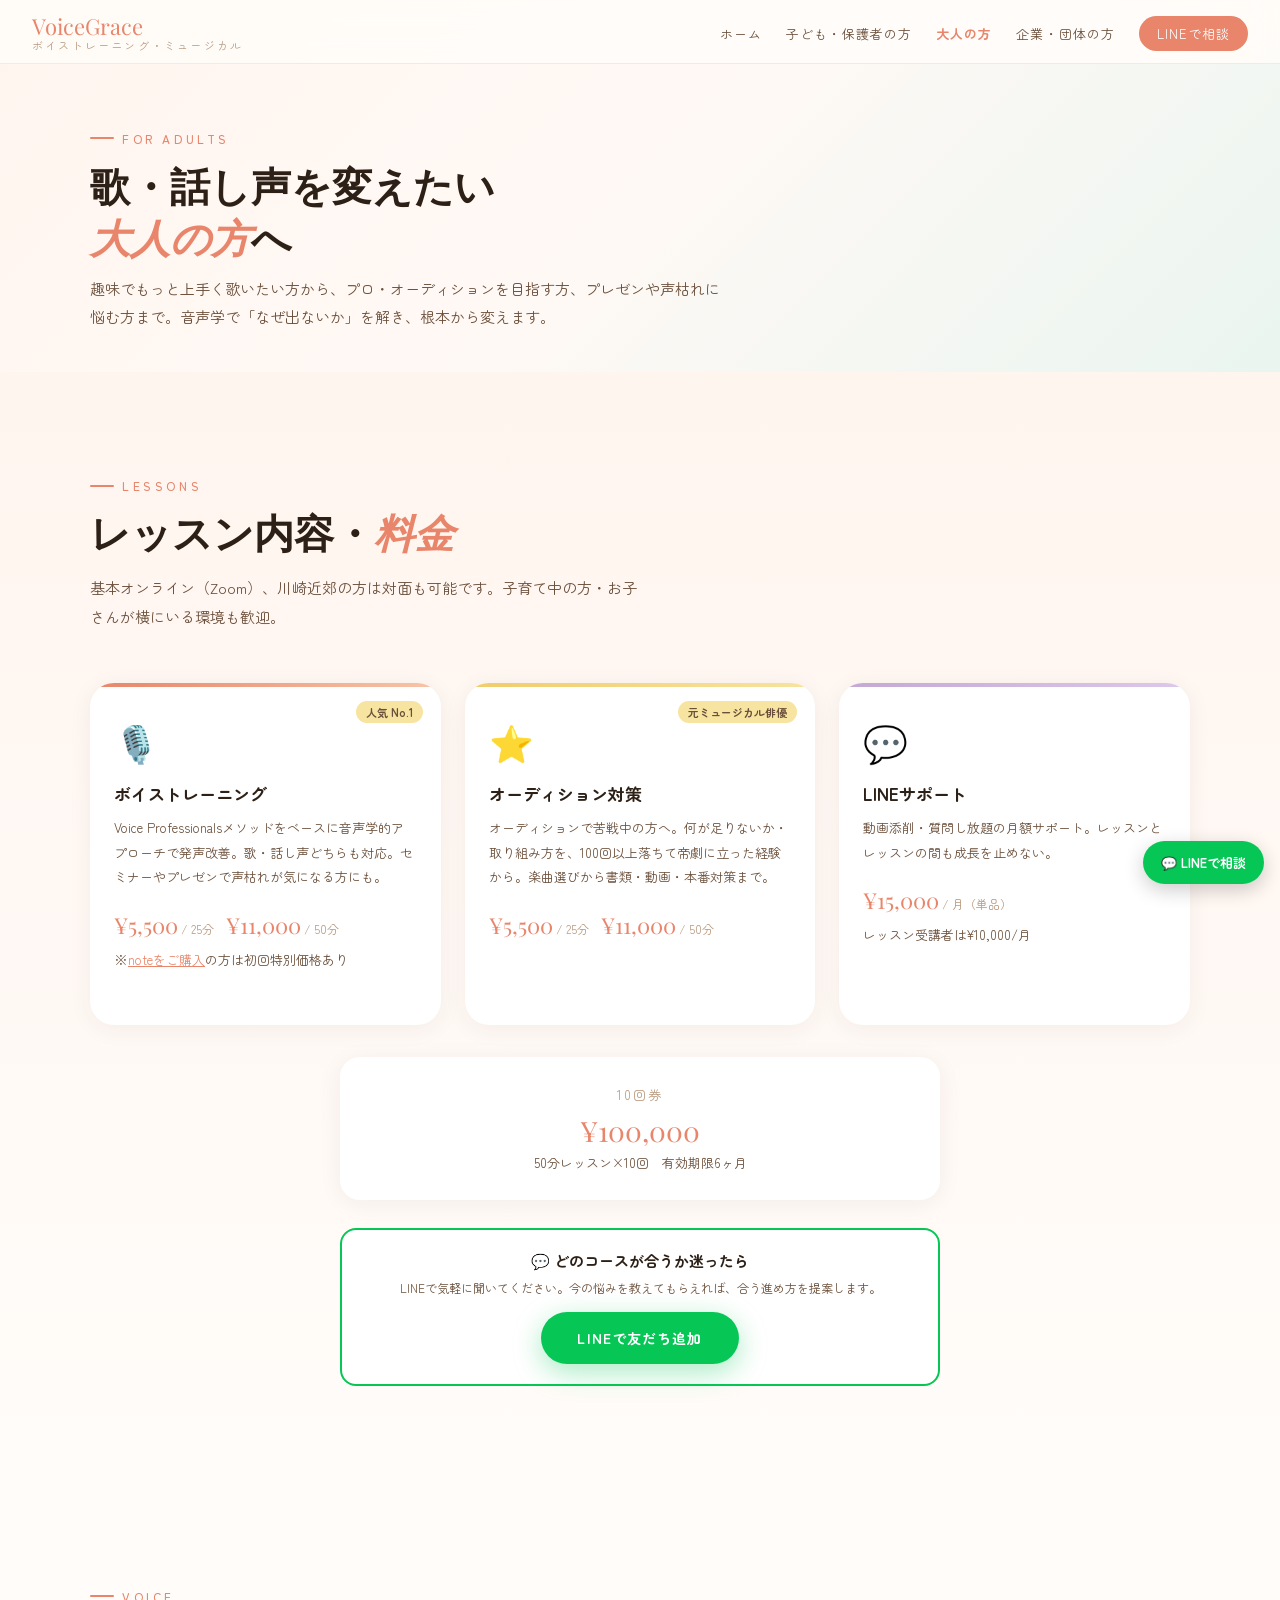
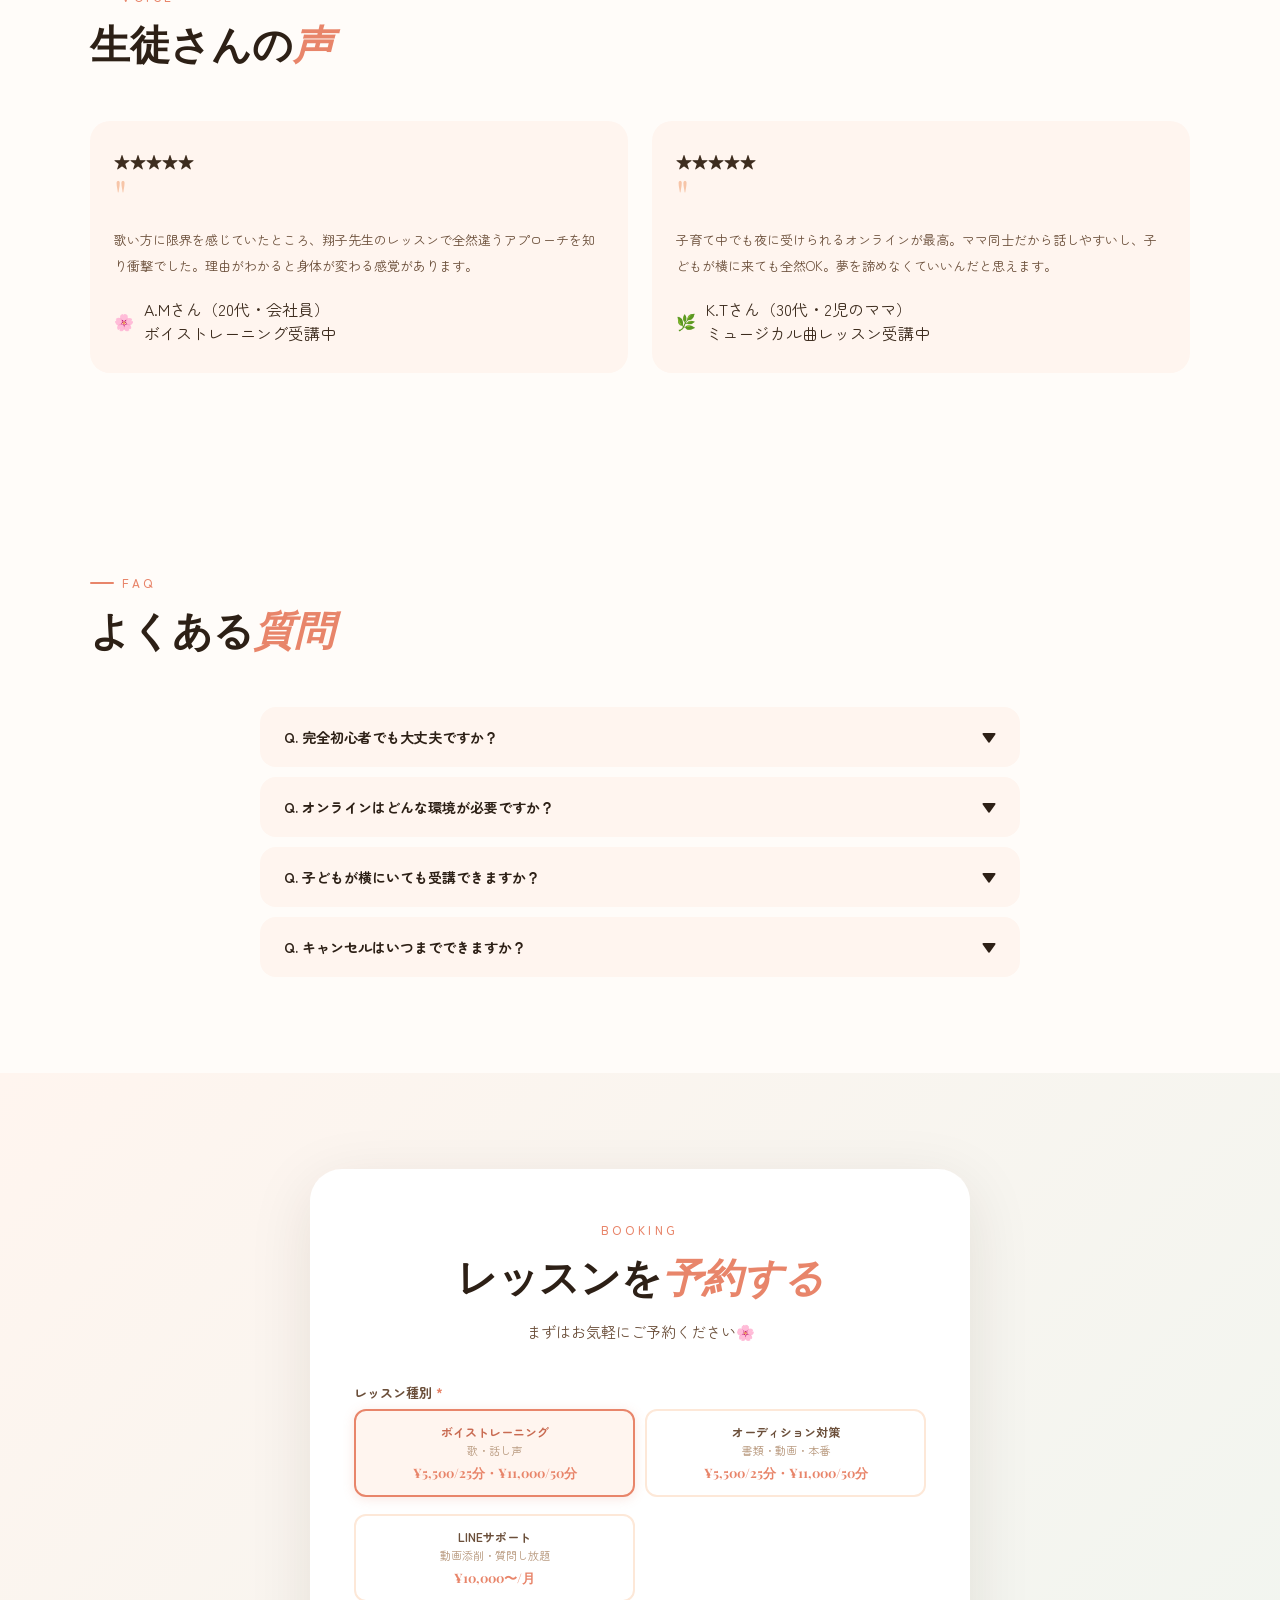
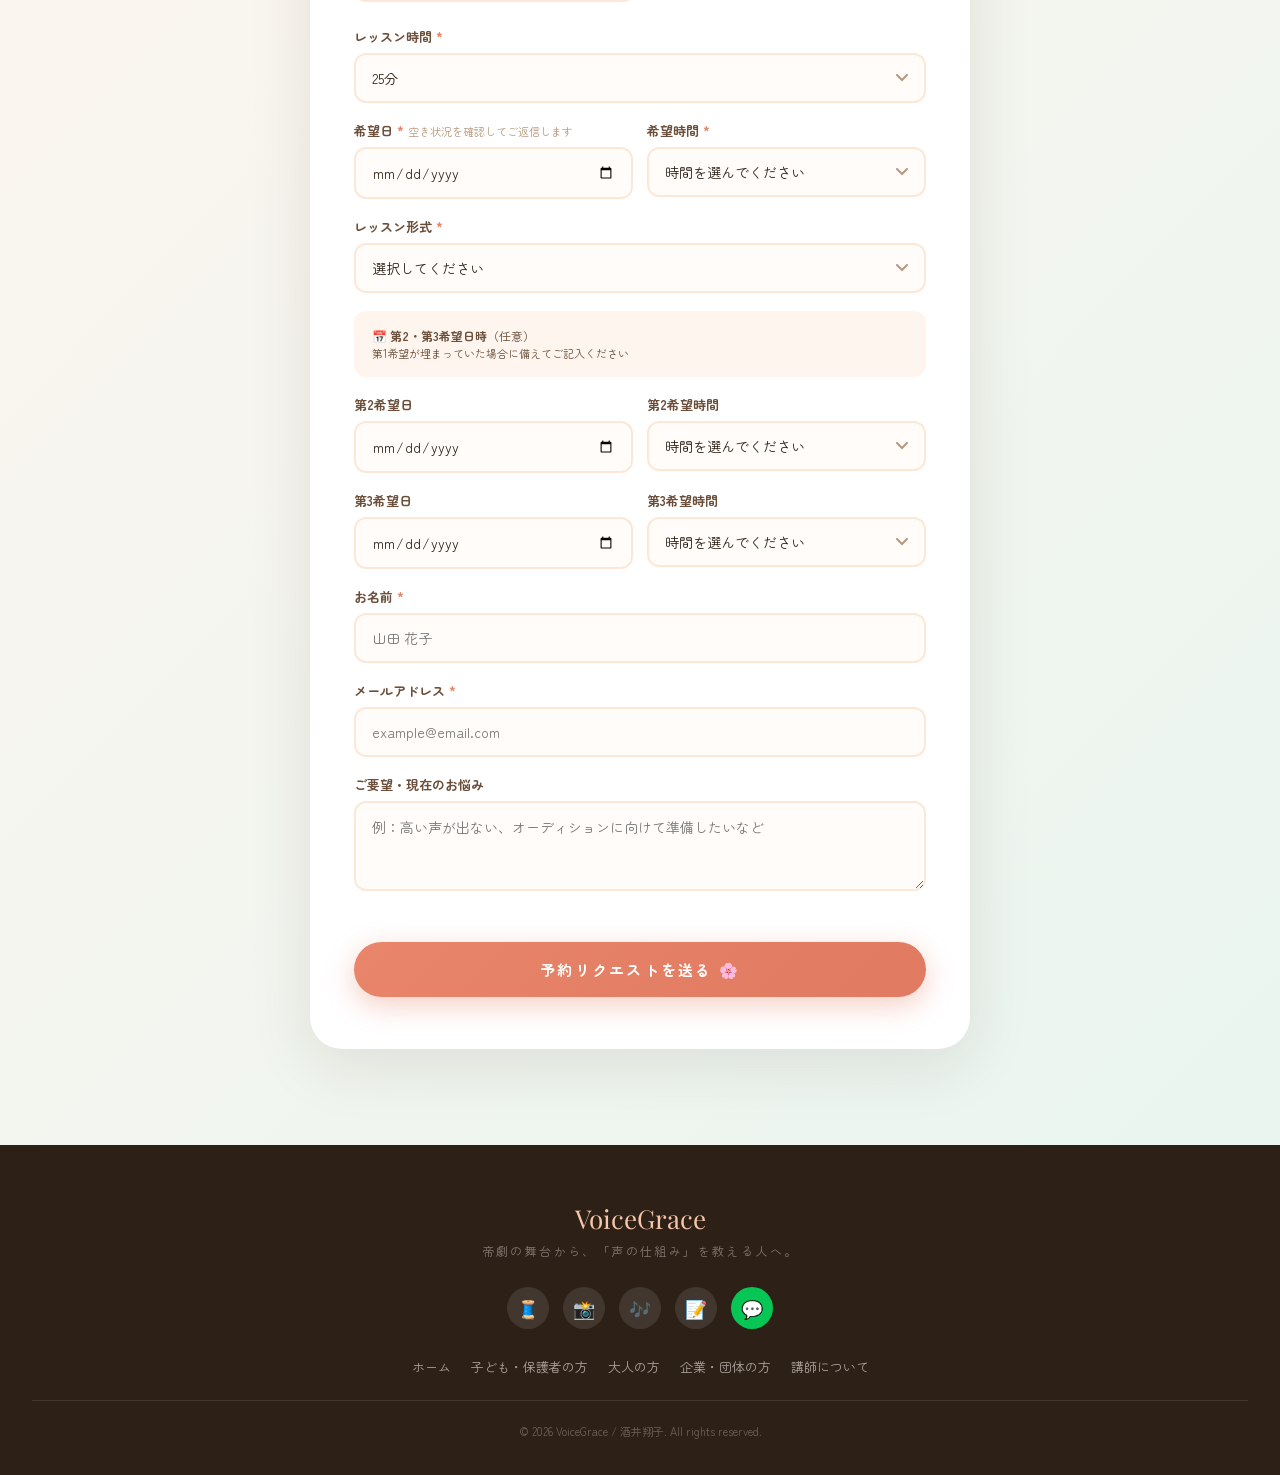
<file: adults.html>
<!DOCTYPE html>
<html lang="ja">
<head>
<meta charset="UTF-8">
<meta name="viewport" content="width=device-width, initial-scale=1.0">
<title>大人のボイストレーニング | VoiceGrace 酒井翔子</title>
<meta name="description" content="歌・話し声・オーディション対策。音声学ベースのボイストレーニング。川崎／オンライン。">
<link href="https://fonts.googleapis.com/css2?family=Zen+Maru+Gothic:wght@300;400;500;700&family=Playfair+Display:ital,wght@0,700;1,400&family=Noto+Sans+JP:wght@300;400;500&display=swap" rel="stylesheet">
<link rel="stylesheet" href="style.css">
</head>
<body>
<nav>
  <a class="nav-logo" href="index.html" style="text-decoration:none;">VoiceGrace<span>ボイストレーニング・ミュージカル</span></a>
  <ul class="nav-links"><li><a href="index.html">ホーム</a></li><li><a href="kids.html">子ども・保護者の方</a></li><li><a href="adults.html" class=current>大人の方</a></li><li><a href="business.html">企業・団体の方</a></li><li><a href="https://line.me/R/ti/p/@036bejox" target="_blank" class="nav-cta" style="background:#06C755;">LINEで相談</a></li></ul>
  <button class="hamburger" onclick="toggleMenu()"><span></span><span></span><span></span></button>
</nav>
<section class="page-head">
  <div class="section-inner">
    <div class="section-label">For Adults</div>
    <h1 class="section-title">歌・話し声を変えたい<br><em>大人の方</em>へ</h1>
    <p class="section-sub">趣味でもっと上手く歌いたい方から、プロ・オーディションを目指す方、プレゼンや声枯れに悩む方まで。音声学で「なぜ出ないか」を解き、根本から変えます。</p>
  </div>
</section>
<section id="lessons">
  <div class="section-inner">
    <div class="section-label">Lessons</div>
    <h2 class="section-title">レッスン内容・<em>料金</em></h2>
    <p class="section-sub">基本オンライン（Zoom）、川崎近郊の方は対面も可能です。子育て中の方・お子さんが横にいる環境も歓迎。</p>
    <div class="lessons-grid">
      <div class="lesson-card coral">
        <div class="lesson-badge">人気 No.1</div>
        <div class="lesson-icon">🎙️</div>
        <h3>ボイストレーニング</h3>
        <p>Voice Professionalsメソッドをベースに音声学的アプローチで発声改善。歌・話し声どちらも対応。セミナーやプレゼンで声枯れが気になる方にも。</p>
        <div class="lesson-price">¥5,500<span> / 25分　</span>¥11,000<span> / 50分</span></div>
        <p class="lesson-note">※<a href="https://note.com/shkski1102" target="_blank">noteをご購入</a>の方は初回特別価格あり</p>
      </div>
      <div class="lesson-card yellow">
        <div class="lesson-badge">元ミュージカル俳優</div>
        <div class="lesson-icon">⭐</div>
        <h3>オーディション対策</h3>
        <p>オーディションで苦戦中の方へ。何が足りないか・取り組み方を、100回以上落ちて帝劇に立った経験から。楽曲選びから書類・動画・本番対策まで。</p>
        <div class="lesson-price">¥5,500<span> / 25分　</span>¥11,000<span> / 50分</span></div>
      </div>
      <div class="lesson-card purple">
        <div class="lesson-icon">💬</div>
        <h3>LINEサポート</h3>
        <p>動画添削・質問し放題の月額サポート。レッスンとレッスンの間も成長を止めない。</p>
        <div class="lesson-price">¥15,000<span> / 月（単品）</span></div>
        <p class="lesson-note">レッスン受講者は¥10,000/月</p>
      </div>
    </div>
    <div class="ticket"><div class="ticket-label">10回券</div><div class="ticket-price">¥100,000</div><div class="ticket-sub">50分レッスン×10回　有効期限6ヶ月</div></div>
    <div class="line-box">
      <h4>💬 どのコースが合うか迷ったら</h4>
      <p>LINEで気軽に聞いてください。今の悩みを教えてもらえれば、合う進め方を提案します。</p>
      <a href="https://line.me/R/ti/p/@036bejox" target="_blank" class="btn-line">LINEで友だち追加</a>
    </div>
  </div>
</section>
<section id="testimonials">
  <div class="section-inner">
    <div class="section-label">Voice</div>
    <h2 class="section-title">生徒さんの<em>声</em></h2>
    <div class="testimonials-grid reveal">
      <div class="testimonial-card">
        <div class="testimonial-stars">★★★★★</div>
        <div class="testimonial-quote">"</div>
        <p>歌い方に限界を感じていたところ、翔子先生のレッスンで全然違うアプローチを知り衝撃でした。理由がわかると身体が変わる感覚があります。</p>
        <div class="testimonial-author"><div class="testimonial-avatar">🌸</div><div><div class="testimonial-name">A.Mさん（20代・会社員）</div><div class="testimonial-role">ボイストレーニング受講中</div></div></div>
      </div>
      <div class="testimonial-card">
        <div class="testimonial-stars">★★★★★</div>
        <div class="testimonial-quote">"</div>
        <p>子育て中でも夜に受けられるオンラインが最高。ママ同士だから話しやすいし、子どもが横に来ても全然OK。夢を諦めなくていいんだと思えます。</p>
        <div class="testimonial-author"><div class="testimonial-avatar">🌿</div><div><div class="testimonial-name">K.Tさん（30代・2児のママ）</div><div class="testimonial-role">ミュージカル曲レッスン受講中</div></div></div>
      </div>
    </div>
  </div>
</section>
<section id="faq">
  <div class="section-inner">
    <div class="section-label">FAQ</div>
    <h2 class="section-title">よくある<em>質問</em></h2>
    <div class="faq-list">
      <div class="faq-item">
        <button class="faq-q" onclick="toggleFaq(this)">Q. 完全初心者でも大丈夫ですか？<span class="faq-arrow">▼</span></button>
        <div class="faq-a">もちろんです！カラオケで上手に歌いたい方から、本格的に舞台を目指したい方まで大歓迎。初めての方も安心して受講できるよう、丁寧にサポートします。</div>
      </div>
      <div class="faq-item">
        <button class="faq-q" onclick="toggleFaq(this)">Q. オンラインはどんな環境が必要ですか？<span class="faq-arrow">▼</span></button>
        <div class="faq-a">スマートフォン・パソコン・タブレットとZoomがあればOKです。有線イヤホンがあると音質がよくなります。また、Zoomに接続する機器とは別にカラオケ音源を流せる機材（スマホ・タブレットなど）があるとレッスンがよりスムーズです。川崎近郊の方は対面レッスンも可能です。</div>
      </div>
      <div class="faq-item">
        <button class="faq-q" onclick="toggleFaq(this)">Q. 子どもが横にいても受講できますか？<span class="faq-arrow">▼</span></button>
        <div class="faq-a">もちろんです！私自身が2人の娘を持つ現役ママなので、お子さんがいる環境は大歓迎。途中でお子さんが来てしまっても全く問題ありません。</div>
      </div>
      <div class="faq-item">
        <button class="faq-q" onclick="toggleFaq(this)">Q. キャンセルはいつまでできますか？<span class="faq-arrow">▼</span></button>
        <div class="faq-a">レッスンの2日前までのご連絡であれば無料でキャンセル・変更できます。前日のキャンセルはレッスン料の50%、当日キャンセルは100%をいただいております。お子さんの急な体調不良など、事前にご連絡いただければ柔軟に対応します。</div>
      </div>
    </div>
  </div>
</section>
<section id="booking">
  <div class="booking-wrap">
    <div class="section-label">Booking</div>
    <h2 class="section-title">レッスンを<em>予約する</em></h2>
    <p class="section-sub">まずはお気軽にご予約ください🌸</p>
    <div id="bForm">
      <div class="form-field">
        <label>レッスン種別<span class="req">*</span></label>
        <div class="lt-grid compact"><div class="lt-option"><input type="radio" name="lt" id="lt0" value="ボイストレーニング" checked onchange="onLtChange()"><label for="lt0">ボイストレーニング<span class="lt-sub">歌・話し声</span><span class="lt-price">¥5,500/25分・¥11,000/50分</span></label></div><div class="lt-option"><input type="radio" name="lt" id="lt1" value="オーディション対策（大人）" onchange="onLtChange()"><label for="lt1">オーディション対策<span class="lt-sub">書類・動画・本番</span><span class="lt-price">¥5,500/25分・¥11,000/50分</span></label></div><div class="lt-option"><input type="radio" name="lt" id="lt2" value="LINEサポート" onchange="onLtChange()"><label for="lt2">LINEサポート<span class="lt-sub">動画添削・質問し放題</span><span class="lt-price">¥10,000〜/月</span></label></div></div>
      </div>
      <div class="form-field" id="durField">
        <label>レッスン時間<span class="req">*</span></label>
        <select id="bDur"><option value="25分">25分</option><option value="50分">50分</option></select>
      </div>
      <div class="date-row">
        <div class="form-field"><label>希望日<span class="req">*</span> <span class="hint">空き状況を確認してご返信します</span></label><input type="date" id="bDate"></div>
        <div class="form-field"><label>希望時間<span class="req">*</span></label><select id="bTime"></select></div>
      </div>
      <div class="form-field">
        <label>レッスン形式<span class="req">*</span></label>
        <select id="bFormat"><option value="">選択してください</option><option value="オンライン（Zoom）">オンライン（Zoom）</option><option value="対面（川崎）">対面（川崎）※近郊の方のみ</option></select>
      </div>
      <div class="sub-note">📅 <strong>第2・第3希望日時</strong>（任意）<br><span>第1希望が埋まっていた場合に備えてご記入ください</span></div>
      <div class="date-row">
        <div class="form-field"><label>第2希望日</label><input type="date" id="bDate2"></div>
        <div class="form-field"><label>第2希望時間</label><select id="bTime2"></select></div>
      </div>
      <div class="date-row">
        <div class="form-field"><label>第3希望日</label><input type="date" id="bDate3"></div>
        <div class="form-field"><label>第3希望時間</label><select id="bTime3"></select></div>
      </div>
      <div class="form-field"><label>お名前<span class="req">*</span></label><input type="text" id="bName" placeholder="山田 花子"></div>
      <div class="form-field"><label>メールアドレス<span class="req">*</span></label><input type="email" id="bEmail" placeholder="example@email.com"></div>
      <div class="form-field"><label>ご要望・現在のお悩み</label><textarea id="bNote" placeholder="例：高い声が出ない、オーディションに向けて準備したいなど"></textarea></div>
      <button class="form-submit" onclick="submitForm()">予約リクエストを送る 🌸</button>
    </div>
    <div class="booking-success" id="bSuccess">
      <div class="success-emoji">🎉</div>
      <h3>予約リクエスト<em>完了！</em></h3>
      <p>ご予約リクエストありがとうございます。<br>空き状況を確認のうえ、2日以内にメールでご連絡します。</p>
      <div class="confirm-box" id="bConfirmBox"></div>
      <button class="btn-reset" onclick="resetBooking()">別の日程で予約する</button>
    </div>
  </div>
</section>
<footer>
  <div class="footer-logo">VoiceGrace</div>
  <div class="footer-tagline">帝劇の舞台から、「声の仕組み」を教える人へ。</div>
  <div class="footer-sns">
    <a href="https://www.threads.com/@shoko.sakai.1102" target="_blank" class="sns-btn" title="Threads">🧵</a>
    <a href="https://www.instagram.com/shoko.sakai.1102" target="_blank" class="sns-btn" title="Instagram（日常）">📸</a>
    <a href="https://www.instagram.com/shoko.sing1102" target="_blank" class="sns-btn" title="Instagram（歌唱動画）">🎶</a>
    <a href="https://note.com/shkski1102" target="_blank" class="sns-btn" title="note">📝</a>
    <a href="https://line.me/R/ti/p/@036bejox" target="_blank" class="sns-btn" title="公式LINE" style="background:#06C755;">💬</a>
  </div>
  <div class="footer-links">
    <a href="index.html">ホーム</a>
    <a href="kids.html">子ども・保護者の方</a>
    <a href="adults.html">大人の方</a>
    <a href="business.html">企業・団体の方</a>
    <a href="index.html#about">講師について</a>
  </div>
  <p class="footer-copy">© 2026 VoiceGrace / 酒井翔子. All rights reserved.</p>
</footer>
<a href="https://line.me/R/ti/p/@036bejox" target="_blank" class="line-float">💬 LINEで相談</a>
<script src="site.js"></script>
</body>
</html>
</file>
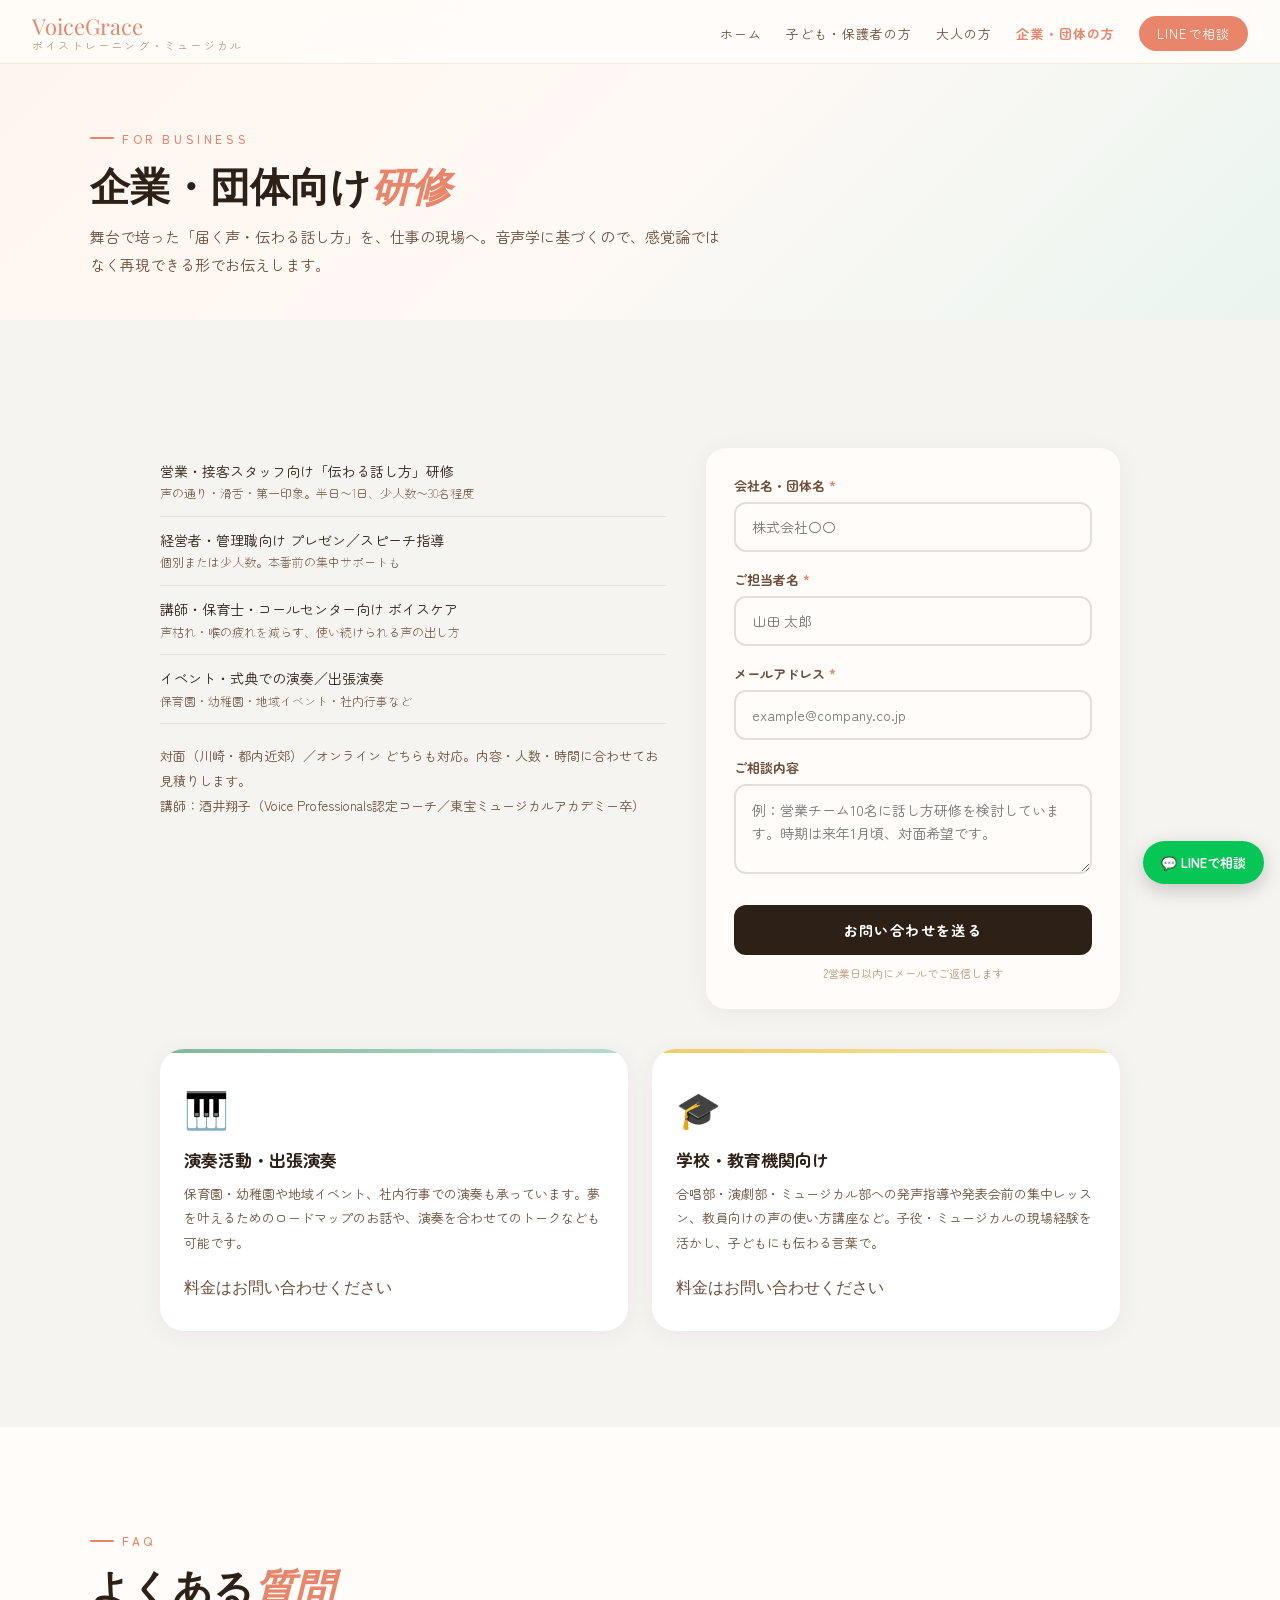
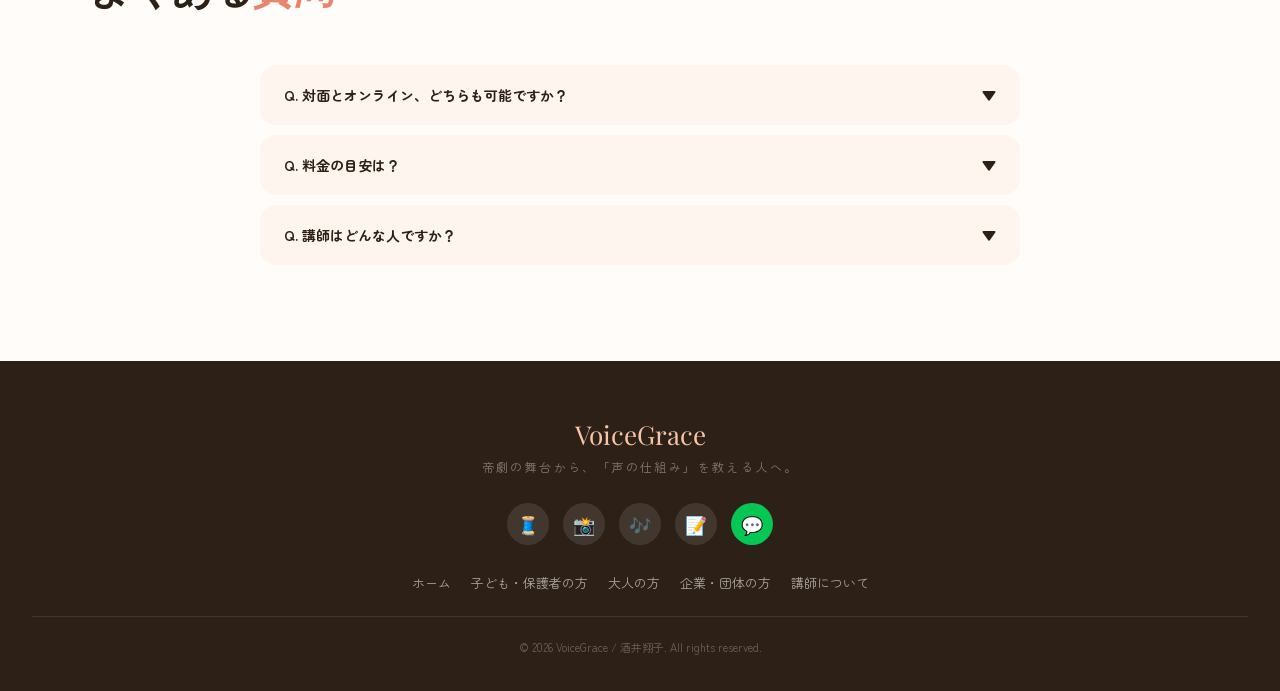
<file: business.html>
<!DOCTYPE html>
<html lang="ja">
<head>
<meta charset="UTF-8">
<meta name="viewport" content="width=device-width, initial-scale=1.0">
<title>企業・団体向け研修 | VoiceGrace 酒井翔子</title>
<meta name="description" content="営業・接客の話し方研修、管理職プレゼン指導、講師のボイスケア。元ミュージカル俳優×音声学。">
<link href="https://fonts.googleapis.com/css2?family=Zen+Maru+Gothic:wght@300;400;500;700&family=Playfair+Display:ital,wght@0,700;1,400&family=Noto+Sans+JP:wght@300;400;500&display=swap" rel="stylesheet">
<link rel="stylesheet" href="style.css">
</head>
<body>
<nav>
  <a class="nav-logo" href="index.html" style="text-decoration:none;">VoiceGrace<span>ボイストレーニング・ミュージカル</span></a>
  <ul class="nav-links"><li><a href="index.html">ホーム</a></li><li><a href="kids.html">子ども・保護者の方</a></li><li><a href="adults.html">大人の方</a></li><li><a href="business.html" class=current>企業・団体の方</a></li><li><a href="https://line.me/R/ti/p/@036bejox" target="_blank" class="nav-cta" style="background:#06C755;">LINEで相談</a></li></ul>
  <button class="hamburger" onclick="toggleMenu()"><span></span><span></span><span></span></button>
</nav>
<section class="page-head">
  <div class="section-inner">
    <div class="section-label">For Business</div>
    <h1 class="section-title">企業・団体向け<em>研修</em></h1>
    <p class="section-sub">舞台で培った「届く声・伝わる話し方」を、仕事の現場へ。音声学に基づくので、感覚論ではなく再現できる形でお伝えします。</p>
  </div>
</section>
<section id="business" class="soft">
  <div class="biz-wrap">
    <div class="biz-grid">
      <div>
        <ul class="biz-list">
          <li>営業・接客スタッフ向け「伝わる話し方」研修<small>声の通り・滑舌・第一印象。半日〜1日、少人数〜30名程度</small></li>
          <li>経営者・管理職向け プレゼン／スピーチ指導<small>個別または少人数。本番前の集中サポートも</small></li>
          <li>講師・保育士・コールセンター向け ボイスケア<small>声枯れ・喉の疲れを減らす、使い続けられる声の出し方</small></li>
          <li>イベント・式典での演奏／出張演奏<small>保育園・幼稚園・地域イベント・社内行事など</small></li>
        </ul>
        <p style="font-size:13px;color:var(--mid);line-height:1.9;">対面（川崎・都内近郊）／オンライン どちらも対応。内容・人数・時間に合わせてお見積りします。<br>講師：酒井翔子（Voice Professionals認定コーチ／東宝ミュージカルアカデミー卒）</p>
      </div>
      <div class="biz-form" id="bizForm">
        <div class="form-field"><label>会社名・団体名<span class="req">*</span></label><input type="text" id="bzOrg" placeholder="株式会社〇〇"></div>
        <div class="form-field"><label>ご担当者名<span class="req">*</span></label><input type="text" id="bzName" placeholder="山田 太郎"></div>
        <div class="form-field"><label>メールアドレス<span class="req">*</span></label><input type="email" id="bzEmail" placeholder="example@company.co.jp"></div>
        <div class="form-field"><label>ご相談内容</label><textarea id="bzNote" placeholder="例：営業チーム10名に話し方研修を検討しています。時期は来年1月頃、対面希望です。"></textarea></div>
        <button class="biz-submit" onclick="submitBiz()">お問い合わせを送る</button>
        <p style="font-size:11px;color:var(--light);margin-top:10px;text-align:center;">2営業日以内にメールでご返信します</p>
      </div>
      <div class="biz-form" id="bizDone" style="display:none;text-align:center;">
        <div style="font-size:36px;margin-bottom:8px;">✉️</div>
        <h3 style="font-size:16px;color:var(--dark);margin-bottom:8px;">お問い合わせを受け付けました</h3>
        <p style="font-size:13px;color:var(--mid);line-height:1.8;">2営業日以内にメールでご返信します。</p>
      </div>
    </div>

    <div style="margin-top:40px;" class="lessons-grid two">
      <div class="lesson-card green">
        <div class="lesson-icon">🎹</div>
        <h3>演奏活動・出張演奏</h3>
        <p>保育園・幼稚園や地域イベント、社内行事での演奏も承っています。夢を叶えるためのロードマップのお話や、演奏を合わせてのトークなども可能です。</p>
        <div class="lesson-price" style="font-size:16px; color:var(--mid);">料金はお問い合わせください</div>
      </div>
      <div class="lesson-card yellow">
        <div class="lesson-icon">🎓</div>
        <h3>学校・教育機関向け</h3>
        <p>合唱部・演劇部・ミュージカル部への発声指導や発表会前の集中レッスン、教員向けの声の使い方講座など。子役・ミュージカルの現場経験を活かし、子どもにも伝わる言葉で。</p>
        <div class="lesson-price" style="font-size:16px; color:var(--mid);">料金はお問い合わせください</div>
      </div>
    </div>
  </div>
</section>
<section id="faq">
  <div class="section-inner">
    <div class="section-label">FAQ</div>
    <h2 class="section-title">よくある<em>質問</em></h2>
    <div class="faq-list">
      <div class="faq-item">
        <button class="faq-q" onclick="toggleFaq(this)">Q. 対面とオンライン、どちらも可能ですか？<span class="faq-arrow">▼</span></button>
        <div class="faq-a">どちらも対応しています。対面は川崎・都内近郊、オンラインはZoomで全国対応。ハイブリッドも可能です。</div>
      </div>
      <div class="faq-item">
        <button class="faq-q" onclick="toggleFaq(this)">Q. 料金の目安は？<span class="faq-arrow">▼</span></button>
        <div class="faq-a">内容・人数・時間によってお見積りします。まずはお問い合わせフォームから、ご希望の内容と規模をお知らせください。</div>
      </div>
      <div class="faq-item">
        <button class="faq-q" onclick="toggleFaq(this)">Q. 講師はどんな人ですか？<span class="faq-arrow">▼</span></button>
        <div class="faq-a">酒井翔子。帝国劇場をはじめ商業ミュージカルに出演後、音声学ベースの指導者に。Voice Professionals認定コーチ、東宝ミュージカル『SPY×FAMILY』子役歌唱指導。詳しくは<a href='index.html#about'>講師について</a>。</div>
      </div>
    </div>
  </div>
</section>
<footer>
  <div class="footer-logo">VoiceGrace</div>
  <div class="footer-tagline">帝劇の舞台から、「声の仕組み」を教える人へ。</div>
  <div class="footer-sns">
    <a href="https://www.threads.com/@shoko.sakai.1102" target="_blank" class="sns-btn" title="Threads">🧵</a>
    <a href="https://www.instagram.com/shoko.sakai.1102" target="_blank" class="sns-btn" title="Instagram（日常）">📸</a>
    <a href="https://www.instagram.com/shoko.sing1102" target="_blank" class="sns-btn" title="Instagram（歌唱動画）">🎶</a>
    <a href="https://note.com/shkski1102" target="_blank" class="sns-btn" title="note">📝</a>
    <a href="https://line.me/R/ti/p/@036bejox" target="_blank" class="sns-btn" title="公式LINE" style="background:#06C755;">💬</a>
  </div>
  <div class="footer-links">
    <a href="index.html">ホーム</a>
    <a href="kids.html">子ども・保護者の方</a>
    <a href="adults.html">大人の方</a>
    <a href="business.html">企業・団体の方</a>
    <a href="index.html#about">講師について</a>
  </div>
  <p class="footer-copy">© 2026 VoiceGrace / 酒井翔子. All rights reserved.</p>
</footer>
<a href="https://line.me/R/ti/p/@036bejox" target="_blank" class="line-float">💬 LINEで相談</a>
<script src="site.js"></script>
</body>
</html>
</file>
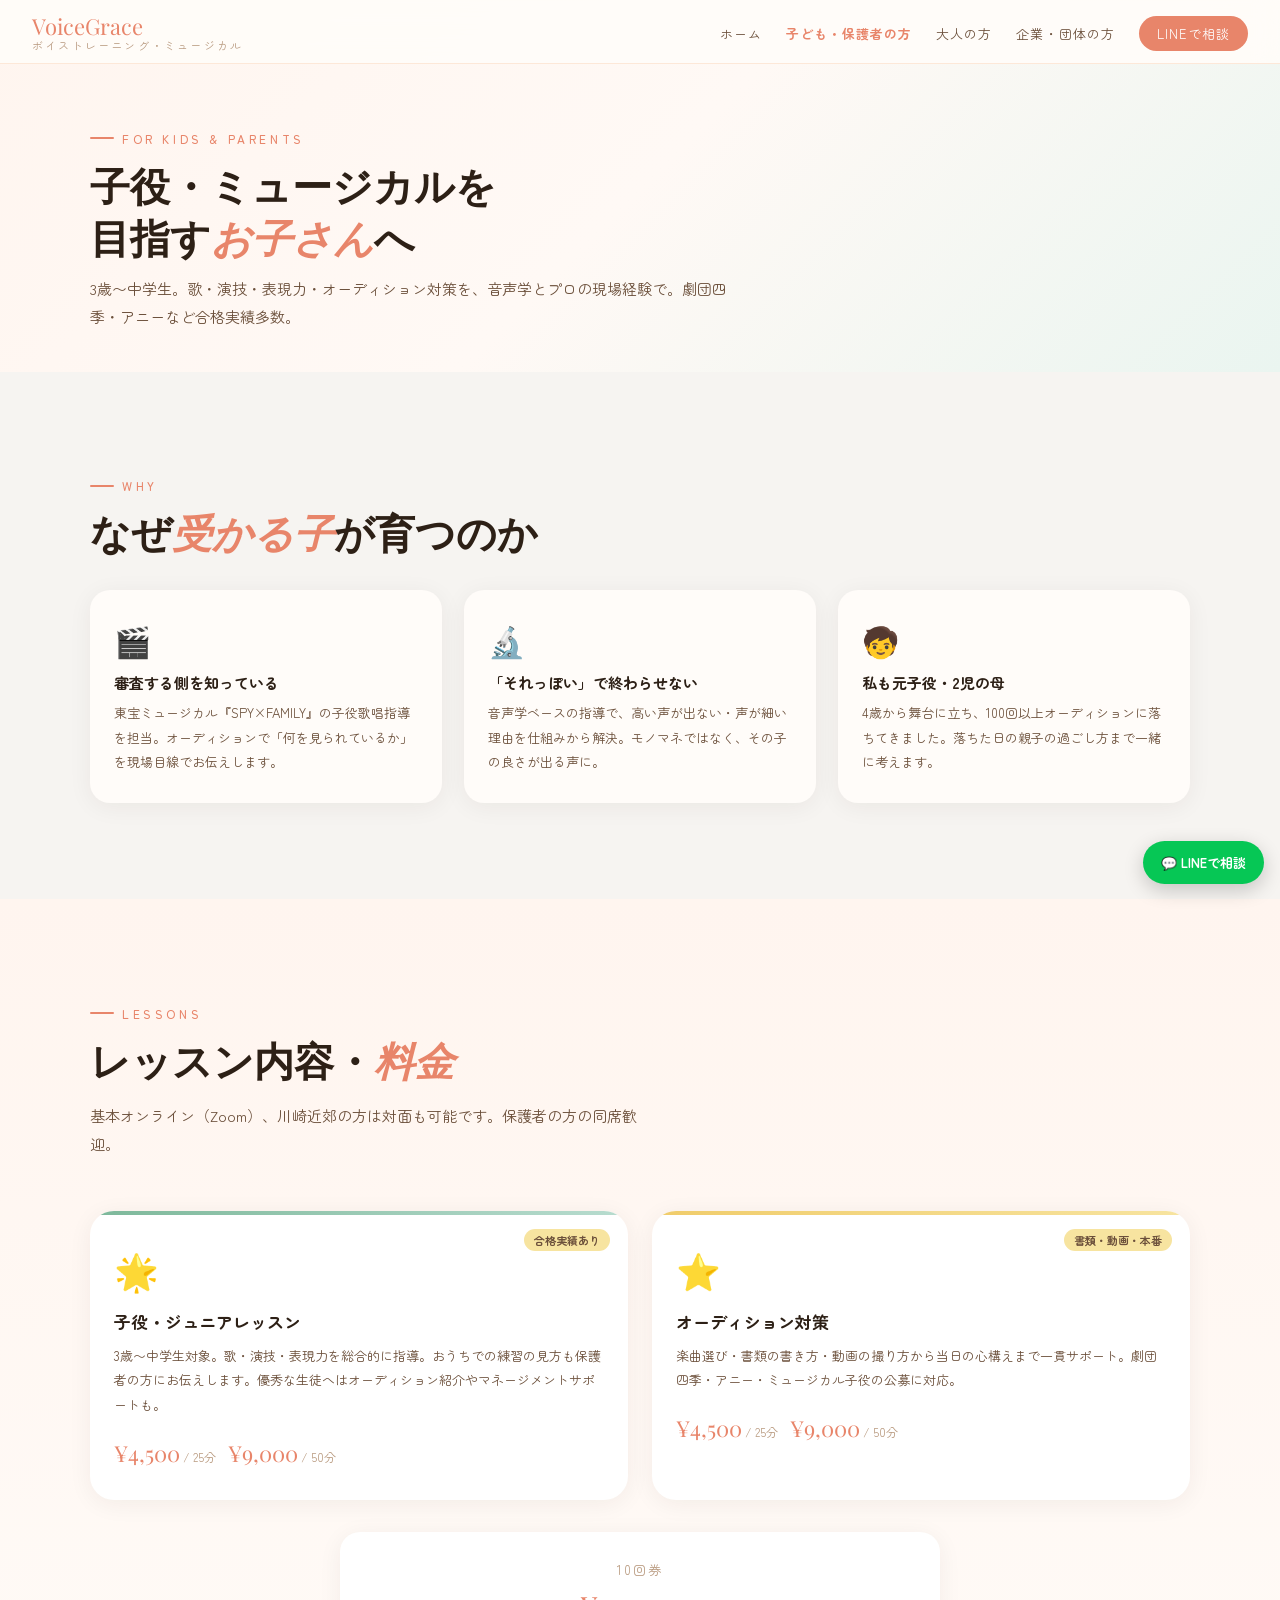
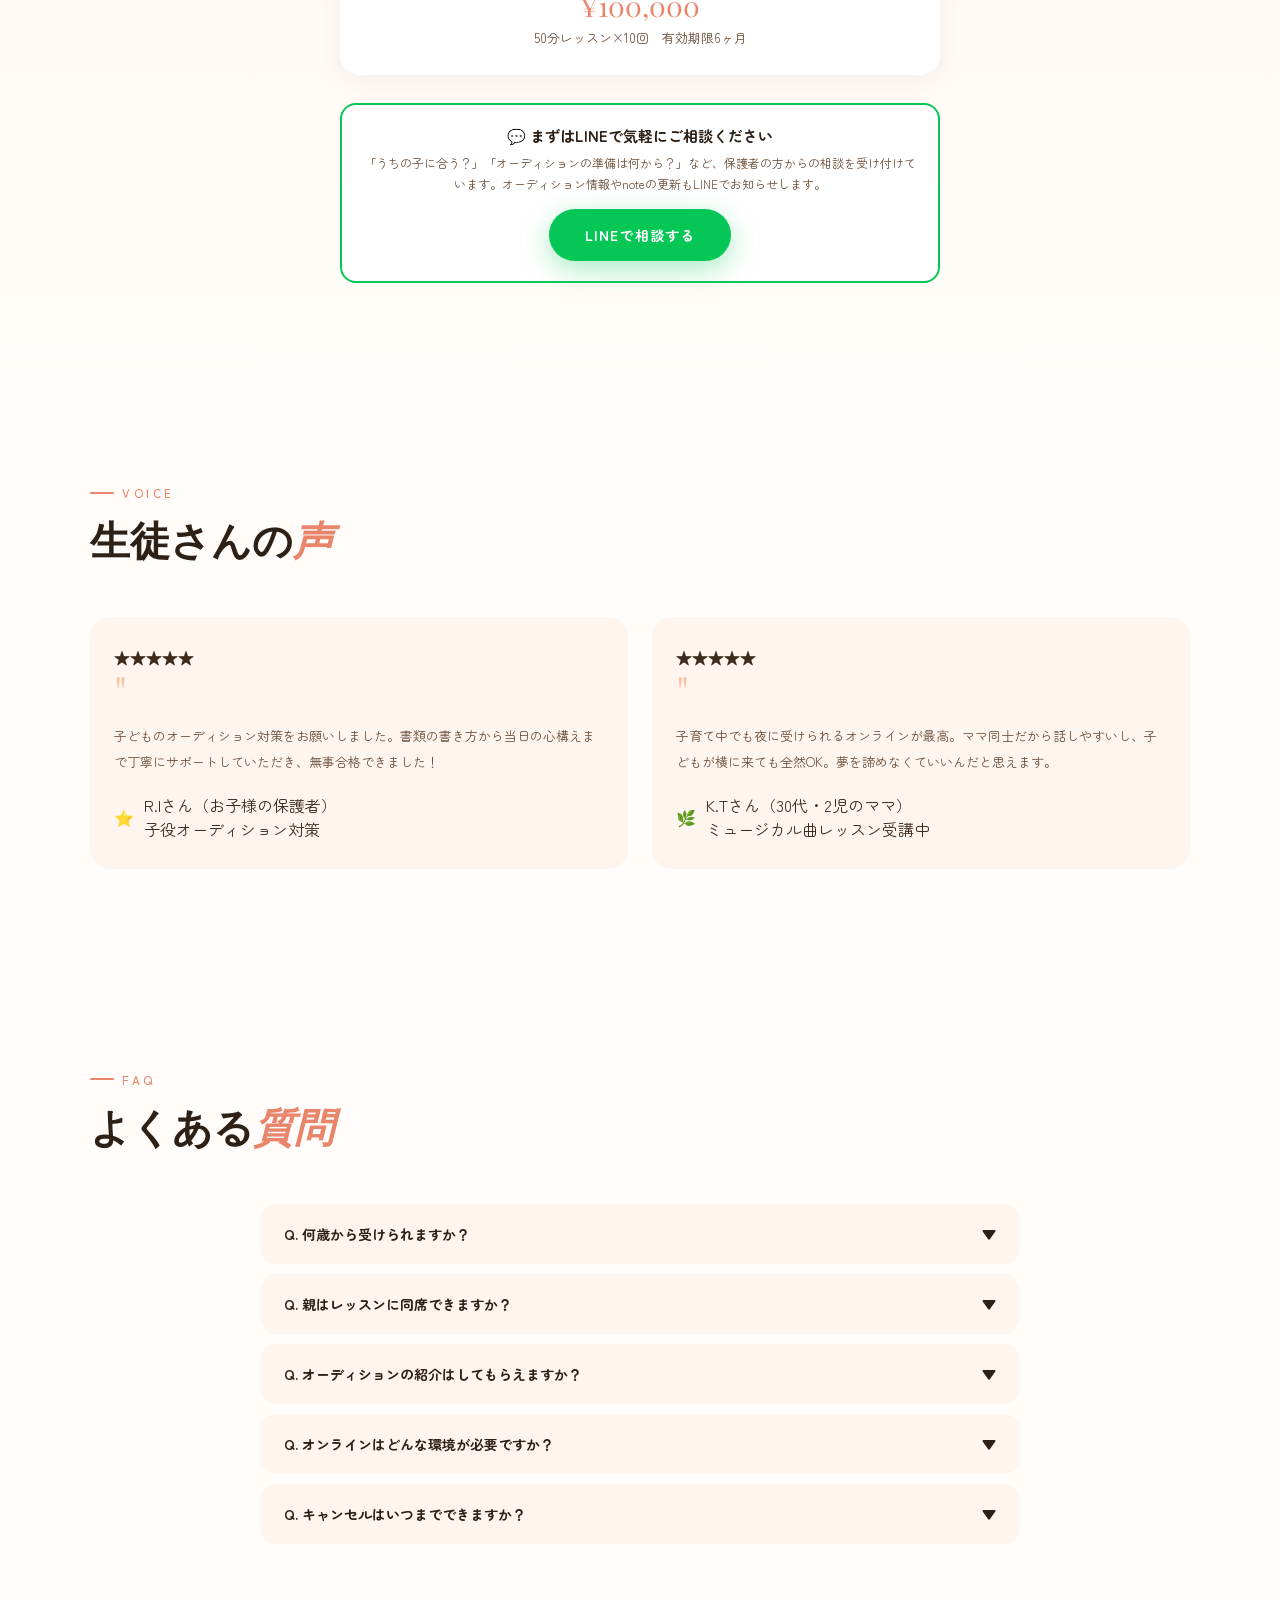
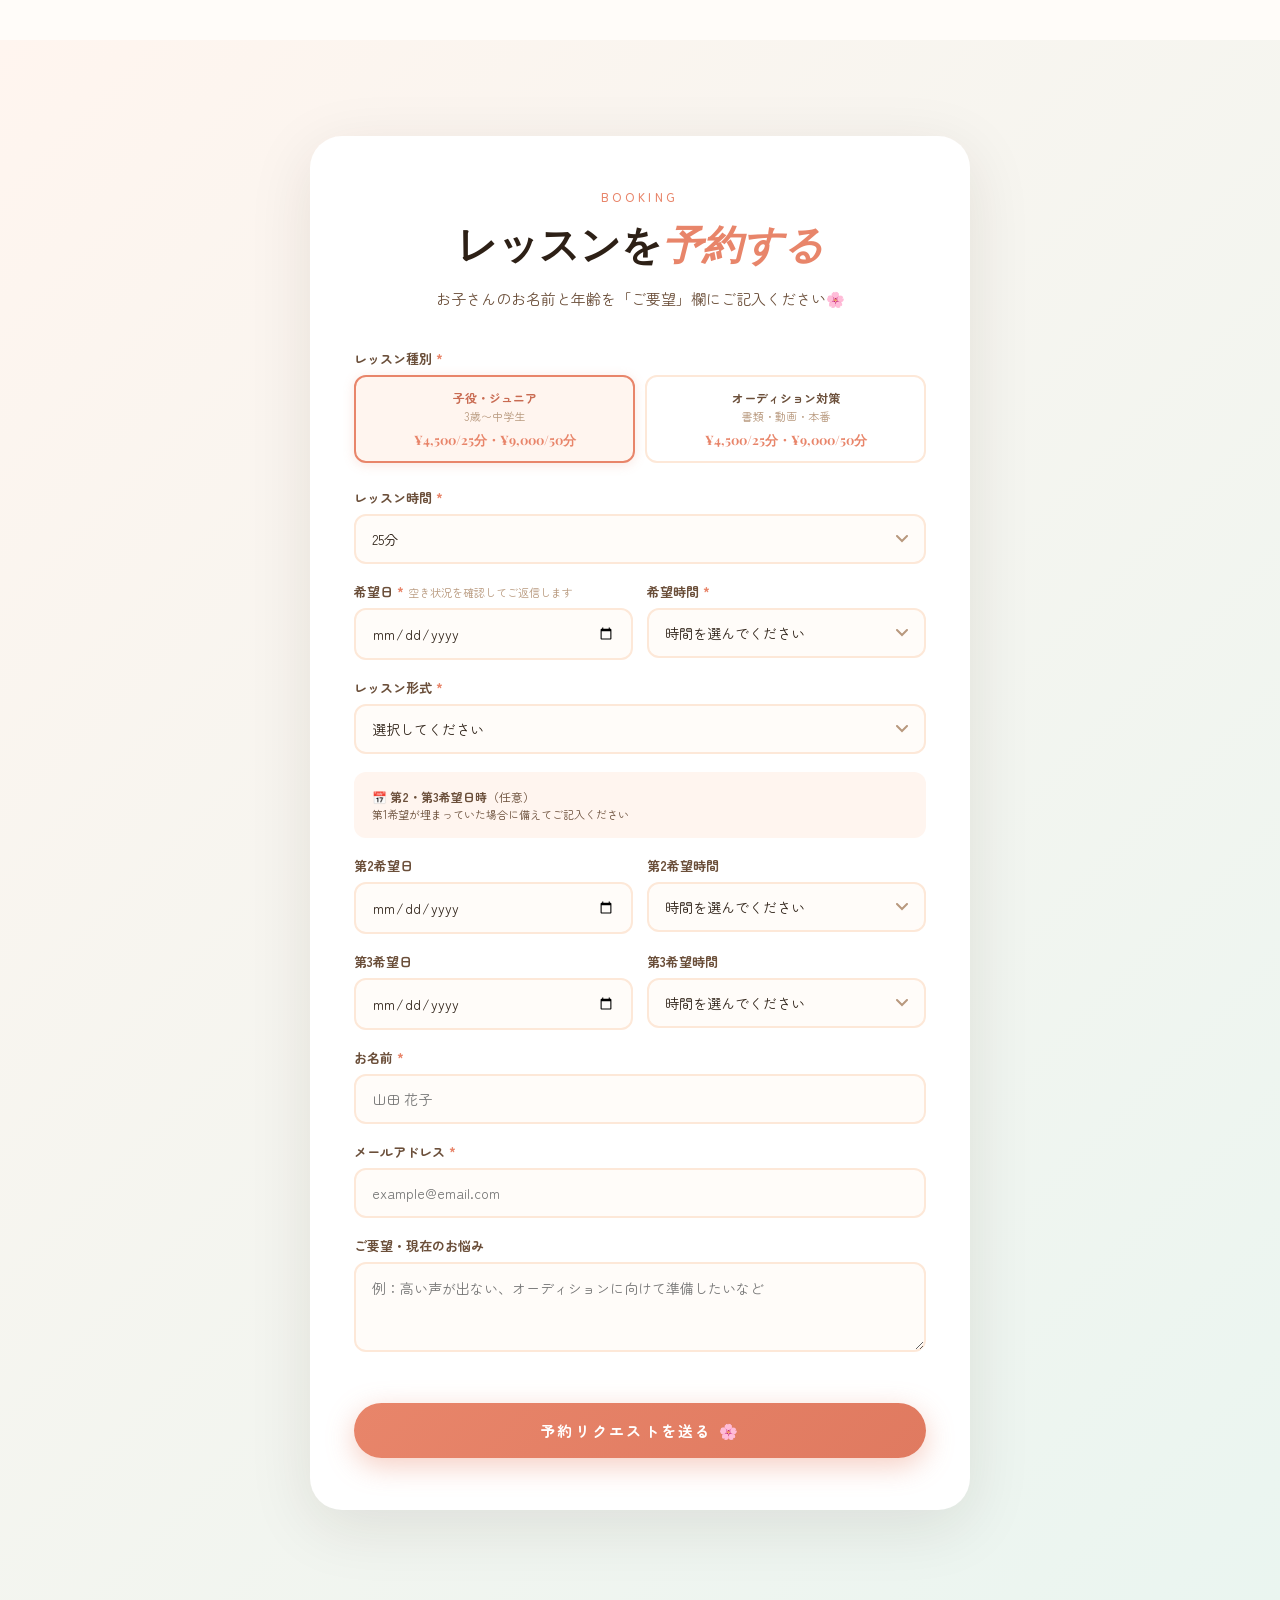
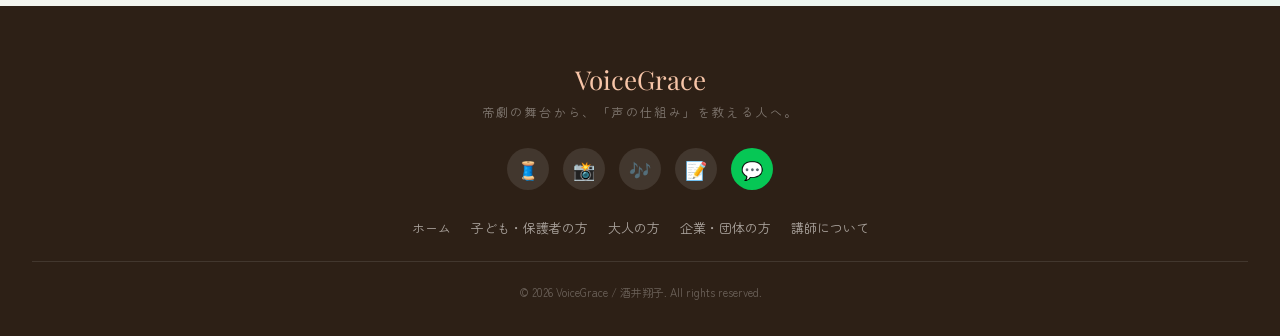
<file: kids.html>
<!DOCTYPE html>
<html lang="ja">
<head>
<meta charset="UTF-8">
<meta name="viewport" content="width=device-width, initial-scale=1.0">
<title>子役・ジュニアレッスン | VoiceGrace 酒井翔子</title>
<meta name="description" content="子役・ミュージカルを目指すお子さんのレッスン。四季・アニー合格実績。川崎／オンライン。">
<link href="https://fonts.googleapis.com/css2?family=Zen+Maru+Gothic:wght@300;400;500;700&family=Playfair+Display:ital,wght@0,700;1,400&family=Noto+Sans+JP:wght@300;400;500&display=swap" rel="stylesheet">
<link rel="stylesheet" href="style.css">
</head>
<body>
<nav>
  <a class="nav-logo" href="index.html" style="text-decoration:none;">VoiceGrace<span>ボイストレーニング・ミュージカル</span></a>
  <ul class="nav-links"><li><a href="index.html">ホーム</a></li><li><a href="kids.html" class=current>子ども・保護者の方</a></li><li><a href="adults.html">大人の方</a></li><li><a href="business.html">企業・団体の方</a></li><li><a href="https://line.me/R/ti/p/@036bejox" target="_blank" class="nav-cta" style="background:#06C755;">LINEで相談</a></li></ul>
  <button class="hamburger" onclick="toggleMenu()"><span></span><span></span><span></span></button>
</nav>
<section class="page-head">
  <div class="section-inner">
    <div class="section-label">For Kids & Parents</div>
    <h1 class="section-title">子役・ミュージカルを<br>目指す<em>お子さん</em>へ</h1>
    <p class="section-sub">3歳〜中学生。歌・演技・表現力・オーディション対策を、音声学とプロの現場経験で。劇団四季・アニーなど合格実績多数。</p>
  </div>
</section>
<section id="why" class="soft">
  <div class="section-inner">
    <div class="section-label">Why</div>
    <h2 class="section-title">なぜ<em>受かる子</em>が育つのか</h2>
    <div class="why-grid">
      <div class="why-card"><div class="why-icon">🎬</div><h3>審査する側を知っている</h3><p>東宝ミュージカル『SPY×FAMILY』の子役歌唱指導を担当。オーディションで「何を見られているか」を現場目線でお伝えします。</p></div>
      <div class="why-card"><div class="why-icon">🔬</div><h3>「それっぽい」で終わらせない</h3><p>音声学ベースの指導で、高い声が出ない・声が細い理由を仕組みから解決。モノマネではなく、その子の良さが出る声に。</p></div>
      <div class="why-card"><div class="why-icon">🧒</div><h3>私も元子役・2児の母</h3><p>4歳から舞台に立ち、100回以上オーディションに落ちてきました。落ちた日の親子の過ごし方まで一緒に考えます。</p></div>
    </div>
  </div>
</section>
<section id="lessons">
  <div class="section-inner">
    <div class="section-label">Lessons</div>
    <h2 class="section-title">レッスン内容・<em>料金</em></h2>
    <p class="section-sub">基本オンライン（Zoom）、川崎近郊の方は対面も可能です。保護者の方の同席歓迎。</p>
    <div class="lessons-grid two">
      <div class="lesson-card green">
        <div class="lesson-badge">合格実績あり</div>
        <div class="lesson-icon">🌟</div>
        <h3>子役・ジュニアレッスン</h3>
        <p>3歳〜中学生対象。歌・演技・表現力を総合的に指導。おうちでの練習の見方も保護者の方にお伝えします。優秀な生徒へはオーディション紹介やマネージメントサポートも。</p>
        <div class="lesson-price">¥4,500<span> / 25分　</span>¥9,000<span> / 50分</span></div>
      </div>
      <div class="lesson-card yellow">
        <div class="lesson-badge">書類・動画・本番</div>
        <div class="lesson-icon">⭐</div>
        <h3>オーディション対策</h3>
        <p>楽曲選び・書類の書き方・動画の撮り方から当日の心構えまで一貫サポート。劇団四季・アニー・ミュージカル子役の公募に対応。</p>
        <div class="lesson-price">¥4,500<span> / 25分　</span>¥9,000<span> / 50分</span></div>
      </div>
    </div>
    <div class="ticket"><div class="ticket-label">10回券</div><div class="ticket-price">¥100,000</div><div class="ticket-sub">50分レッスン×10回　有効期限6ヶ月</div></div>
    <div class="line-box">
      <h4>💬 まずはLINEで気軽にご相談ください</h4>
      <p>「うちの子に合う？」「オーディションの準備は何から？」など、保護者の方からの相談を受け付けています。オーディション情報やnoteの更新もLINEでお知らせします。</p>
      <a href="https://line.me/R/ti/p/@036bejox" target="_blank" class="btn-line">LINEで相談する</a>
    </div>
  </div>
</section>
<section id="testimonials">
  <div class="section-inner">
    <div class="section-label">Voice</div>
    <h2 class="section-title">生徒さんの<em>声</em></h2>
    <div class="testimonials-grid reveal">
      <div class="testimonial-card">
        <div class="testimonial-stars">★★★★★</div>
        <div class="testimonial-quote">"</div>
        <p>子どものオーディション対策をお願いしました。書類の書き方から当日の心構えまで丁寧にサポートしていただき、無事合格できました！</p>
        <div class="testimonial-author"><div class="testimonial-avatar">⭐</div><div><div class="testimonial-name">R.Iさん（お子様の保護者）</div><div class="testimonial-role">子役オーディション対策</div></div></div>
      </div>
      <div class="testimonial-card">
        <div class="testimonial-stars">★★★★★</div>
        <div class="testimonial-quote">"</div>
        <p>子育て中でも夜に受けられるオンラインが最高。ママ同士だから話しやすいし、子どもが横に来ても全然OK。夢を諦めなくていいんだと思えます。</p>
        <div class="testimonial-author"><div class="testimonial-avatar">🌿</div><div><div class="testimonial-name">K.Tさん（30代・2児のママ）</div><div class="testimonial-role">ミュージカル曲レッスン受講中</div></div></div>
      </div>
    </div>
  </div>
</section>
<section id="faq">
  <div class="section-inner">
    <div class="section-label">FAQ</div>
    <h2 class="section-title">よくある<em>質問</em></h2>
    <div class="faq-list">
      <div class="faq-item">
        <button class="faq-q" onclick="toggleFaq(this)">Q. 何歳から受けられますか？<span class="faq-arrow">▼</span></button>
        <div class="faq-a">3歳から受け付けています。小さいお子さんは25分レッスンがおすすめです。歌だけでなく、演技・表現力・オーディションの書類や動画まで総合的に見ます。</div>
      </div>
      <div class="faq-item">
        <button class="faq-q" onclick="toggleFaq(this)">Q. 親はレッスンに同席できますか？<span class="faq-arrow">▼</span></button>
        <div class="faq-a">はい、同席大歓迎です。おうちでの練習の見方もお伝えするので、むしろ一緒に聞いていただくのがおすすめです。</div>
      </div>
      <div class="faq-item">
        <button class="faq-q" onclick="toggleFaq(this)">Q. オーディションの紹介はしてもらえますか？<span class="faq-arrow">▼</span></button>
        <div class="faq-a">レッスンを継続している生徒さんで、準備が整っていると判断した場合には、オーディション情報の紹介やマネージメントのサポートも行っています。まずはご相談ください。</div>
      </div>
      <div class="faq-item">
        <button class="faq-q" onclick="toggleFaq(this)">Q. オンラインはどんな環境が必要ですか？<span class="faq-arrow">▼</span></button>
        <div class="faq-a">スマートフォン・パソコン・タブレットとZoomがあればOKです。有線イヤホンがあると音質がよくなります。また、Zoomに接続する機器とは別にカラオケ音源を流せる機材（スマホ・タブレットなど）があるとレッスンがよりスムーズです。川崎近郊の方は対面レッスンも可能です。</div>
      </div>
      <div class="faq-item">
        <button class="faq-q" onclick="toggleFaq(this)">Q. キャンセルはいつまでできますか？<span class="faq-arrow">▼</span></button>
        <div class="faq-a">レッスンの2日前までのご連絡であれば無料でキャンセル・変更できます。前日のキャンセルはレッスン料の50%、当日キャンセルは100%をいただいております。お子さんの急な体調不良など、事前にご連絡いただければ柔軟に対応します。</div>
      </div>
    </div>
  </div>
</section>
<section id="booking">
  <div class="booking-wrap">
    <div class="section-label">Booking</div>
    <h2 class="section-title">レッスンを<em>予約する</em></h2>
    <p class="section-sub">お子さんのお名前と年齢を「ご要望」欄にご記入ください🌸</p>
    <div id="bForm">
      <div class="form-field">
        <label>レッスン種別<span class="req">*</span></label>
        <div class="lt-grid compact"><div class="lt-option"><input type="radio" name="lt" id="lt0" value="子役・ジュニアレッスン" checked onchange="onLtChange()"><label for="lt0">子役・ジュニア<span class="lt-sub">3歳〜中学生</span><span class="lt-price">¥4,500/25分・¥9,000/50分</span></label></div><div class="lt-option"><input type="radio" name="lt" id="lt1" value="オーディション対策（子ども）" onchange="onLtChange()"><label for="lt1">オーディション対策<span class="lt-sub">書類・動画・本番</span><span class="lt-price">¥4,500/25分・¥9,000/50分</span></label></div></div>
      </div>
      <div class="form-field" id="durField">
        <label>レッスン時間<span class="req">*</span></label>
        <select id="bDur"><option value="25分">25分</option><option value="50分">50分</option></select>
      </div>
      <div class="date-row">
        <div class="form-field"><label>希望日<span class="req">*</span> <span class="hint">空き状況を確認してご返信します</span></label><input type="date" id="bDate"></div>
        <div class="form-field"><label>希望時間<span class="req">*</span></label><select id="bTime"></select></div>
      </div>
      <div class="form-field">
        <label>レッスン形式<span class="req">*</span></label>
        <select id="bFormat"><option value="">選択してください</option><option value="オンライン（Zoom）">オンライン（Zoom）</option><option value="対面（川崎）">対面（川崎）※近郊の方のみ</option></select>
      </div>
      <div class="sub-note">📅 <strong>第2・第3希望日時</strong>（任意）<br><span>第1希望が埋まっていた場合に備えてご記入ください</span></div>
      <div class="date-row">
        <div class="form-field"><label>第2希望日</label><input type="date" id="bDate2"></div>
        <div class="form-field"><label>第2希望時間</label><select id="bTime2"></select></div>
      </div>
      <div class="date-row">
        <div class="form-field"><label>第3希望日</label><input type="date" id="bDate3"></div>
        <div class="form-field"><label>第3希望時間</label><select id="bTime3"></select></div>
      </div>
      <div class="form-field"><label>お名前<span class="req">*</span></label><input type="text" id="bName" placeholder="山田 花子"></div>
      <div class="form-field"><label>メールアドレス<span class="req">*</span></label><input type="email" id="bEmail" placeholder="example@email.com"></div>
      <div class="form-field"><label>ご要望・現在のお悩み</label><textarea id="bNote" placeholder="例：高い声が出ない、オーディションに向けて準備したいなど"></textarea></div>
      <button class="form-submit" onclick="submitForm()">予約リクエストを送る 🌸</button>
    </div>
    <div class="booking-success" id="bSuccess">
      <div class="success-emoji">🎉</div>
      <h3>予約リクエスト<em>完了！</em></h3>
      <p>ご予約リクエストありがとうございます。<br>空き状況を確認のうえ、2日以内にメールでご連絡します。</p>
      <div class="confirm-box" id="bConfirmBox"></div>
      <button class="btn-reset" onclick="resetBooking()">別の日程で予約する</button>
    </div>
  </div>
</section>
<footer>
  <div class="footer-logo">VoiceGrace</div>
  <div class="footer-tagline">帝劇の舞台から、「声の仕組み」を教える人へ。</div>
  <div class="footer-sns">
    <a href="https://www.threads.com/@shoko.sakai.1102" target="_blank" class="sns-btn" title="Threads">🧵</a>
    <a href="https://www.instagram.com/shoko.sakai.1102" target="_blank" class="sns-btn" title="Instagram（日常）">📸</a>
    <a href="https://www.instagram.com/shoko.sing1102" target="_blank" class="sns-btn" title="Instagram（歌唱動画）">🎶</a>
    <a href="https://note.com/shkski1102" target="_blank" class="sns-btn" title="note">📝</a>
    <a href="https://line.me/R/ti/p/@036bejox" target="_blank" class="sns-btn" title="公式LINE" style="background:#06C755;">💬</a>
  </div>
  <div class="footer-links">
    <a href="index.html">ホーム</a>
    <a href="kids.html">子ども・保護者の方</a>
    <a href="adults.html">大人の方</a>
    <a href="business.html">企業・団体の方</a>
    <a href="index.html#about">講師について</a>
  </div>
  <p class="footer-copy">© 2026 VoiceGrace / 酒井翔子. All rights reserved.</p>
</footer>
<a href="https://line.me/R/ti/p/@036bejox" target="_blank" class="line-float">💬 LINEで相談</a>
<script src="site.js"></script>
</body>
</html>
</file>
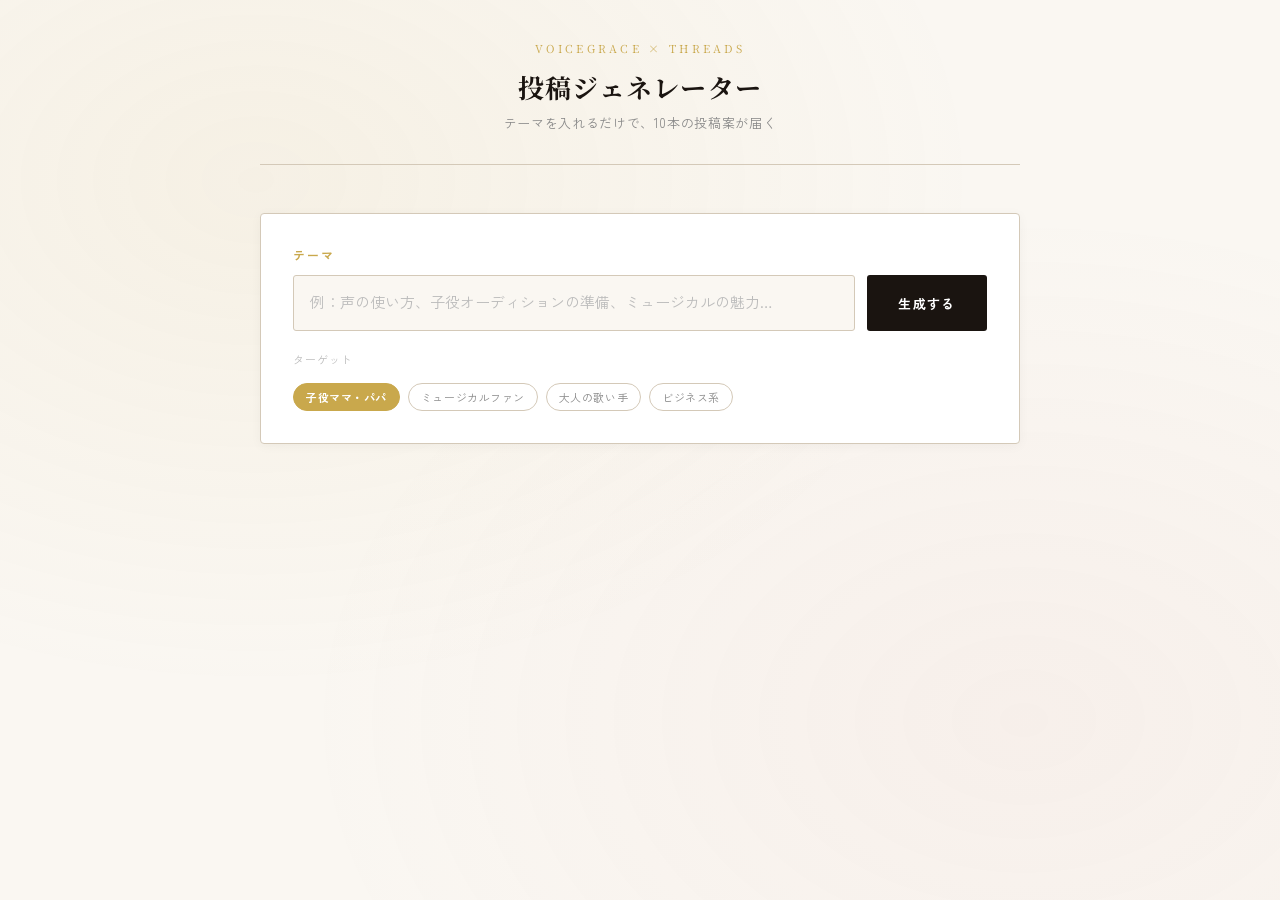
<file: threads_generator.html>
<!DOCTYPE html>
<html lang="ja">
<head>
<meta charset="UTF-8">
<meta name="viewport" content="width=device-width, initial-scale=1.0">
<title>Threads投稿ジェネレーター | VoiceGrace</title>
<link href="https://fonts.googleapis.com/css2?family=Noto+Serif+JP:wght@400;700&family=Zen+Kaku+Gothic+New:wght@300;400;700&display=swap" rel="stylesheet">
<style>
  :root {
    --ink: #1a1410;
    --paper: #faf7f2;
    --cream: #f0ebe1;
    --gold: #c9a84c;
    --gold-light: #e8d5a3;
    --rose: #c97b7b;
    --sage: #7b9e87;
    --border: #d4c9b8;
  }

  * { box-sizing: border-box; margin: 0; padding: 0; }

  body {
    font-family: 'Zen Kaku Gothic New', sans-serif;
    background: var(--paper);
    color: var(--ink);
    min-height: 100vh;
    padding: 40px 20px;
  }

  .bg-texture {
    position: fixed;
    inset: 0;
    background-image: 
      radial-gradient(ellipse at 20% 20%, rgba(201,168,76,0.08) 0%, transparent 50%),
      radial-gradient(ellipse at 80% 80%, rgba(201,123,123,0.06) 0%, transparent 50%);
    pointer-events: none;
    z-index: 0;
  }

  .container {
    max-width: 760px;
    margin: 0 auto;
    position: relative;
    z-index: 1;
  }

  header {
    text-align: center;
    margin-bottom: 48px;
    padding-bottom: 32px;
    border-bottom: 1px solid var(--border);
  }

  .logo-mark {
    font-family: 'Noto Serif JP', serif;
    font-size: 11px;
    letter-spacing: 0.3em;
    color: var(--gold);
    text-transform: uppercase;
    margin-bottom: 12px;
  }

  h1 {
    font-family: 'Noto Serif JP', serif;
    font-size: 26px;
    font-weight: 700;
    letter-spacing: 0.05em;
    color: var(--ink);
    margin-bottom: 8px;
  }

  .subtitle {
    font-size: 13px;
    color: #888;
    letter-spacing: 0.05em;
  }

  .input-section {
    background: white;
    border: 1px solid var(--border);
    border-radius: 4px;
    padding: 32px;
    margin-bottom: 32px;
    box-shadow: 0 2px 12px rgba(0,0,0,0.04);
  }

  .input-label {
    font-size: 12px;
    letter-spacing: 0.15em;
    color: var(--gold);
    font-weight: 700;
    margin-bottom: 12px;
    display: block;
  }

  .input-row {
    display: flex;
    gap: 12px;
    align-items: stretch;
  }

  textarea {
    flex: 1;
    border: 1px solid var(--border);
    border-radius: 3px;
    padding: 14px 16px;
    font-family: 'Zen Kaku Gothic New', sans-serif;
    font-size: 15px;
    color: var(--ink);
    background: var(--paper);
    resize: none;
    height: 56px;
    line-height: 1.6;
    transition: border-color 0.2s;
    outline: none;
  }

  textarea:focus {
    border-color: var(--gold);
  }

  textarea::placeholder { color: #bbb; }

  .generate-btn {
    background: var(--ink);
    color: white;
    border: none;
    border-radius: 3px;
    padding: 0 28px;
    font-family: 'Zen Kaku Gothic New', sans-serif;
    font-size: 13px;
    font-weight: 700;
    letter-spacing: 0.1em;
    cursor: pointer;
    transition: background 0.2s, transform 0.1s;
    white-space: nowrap;
    min-width: 120px;
  }

  .generate-btn:hover { background: #333; }
  .generate-btn:active { transform: scale(0.98); }
  .generate-btn:disabled { background: #ccc; cursor: not-allowed; }

  .tone-options {
    display: flex;
    gap: 8px;
    margin-top: 16px;
    flex-wrap: wrap;
  }

  .tone-chip {
    font-size: 11px;
    padding: 5px 12px;
    border: 1px solid var(--border);
    border-radius: 20px;
    cursor: pointer;
    color: #888;
    transition: all 0.15s;
    background: white;
    letter-spacing: 0.05em;
  }

  .tone-chip.active {
    background: var(--gold);
    border-color: var(--gold);
    color: white;
    font-weight: 700;
  }

  .tone-label {
    font-size: 11px;
    color: #bbb;
    letter-spacing: 0.1em;
    margin-bottom: 8px;
    display: block;
  }

  .loading {
    text-align: center;
    padding: 60px;
    display: none;
  }

  .loading-dots {
    display: flex;
    justify-content: center;
    gap: 8px;
    margin-bottom: 16px;
  }

  .dot {
    width: 8px;
    height: 8px;
    background: var(--gold);
    border-radius: 50%;
    animation: pulse 1.4s ease-in-out infinite;
  }

  .dot:nth-child(2) { animation-delay: 0.2s; }
  .dot:nth-child(3) { animation-delay: 0.4s; }

  @keyframes pulse {
    0%, 80%, 100% { transform: scale(0.6); opacity: 0.4; }
    40% { transform: scale(1); opacity: 1; }
  }

  .loading-text {
    font-size: 13px;
    color: #999;
    letter-spacing: 0.1em;
  }

  .results {
    display: none;
  }

  .results-header {
    display: flex;
    justify-content: space-between;
    align-items: center;
    margin-bottom: 20px;
  }

  .results-title {
    font-family: 'Noto Serif JP', serif;
    font-size: 14px;
    color: #888;
    letter-spacing: 0.1em;
  }

  .copy-all-btn {
    font-size: 11px;
    padding: 6px 14px;
    border: 1px solid var(--border);
    background: white;
    border-radius: 3px;
    cursor: pointer;
    color: #888;
    letter-spacing: 0.05em;
    transition: all 0.15s;
  }

  .copy-all-btn:hover {
    border-color: var(--ink);
    color: var(--ink);
  }

  .post-card {
    background: white;
    border: 1px solid var(--border);
    border-radius: 4px;
    margin-bottom: 12px;
    overflow: hidden;
    box-shadow: 0 1px 6px rgba(0,0,0,0.03);
    animation: fadeIn 0.3s ease forwards;
    opacity: 0;
  }

  @keyframes fadeIn {
    from { opacity: 0; transform: translateY(8px); }
    to { opacity: 1; transform: translateY(0); }
  }

  .card-header {
    display: flex;
    justify-content: space-between;
    align-items: center;
    padding: 10px 16px;
    background: var(--cream);
    border-bottom: 1px solid var(--border);
  }

  .card-type {
    font-size: 10px;
    letter-spacing: 0.15em;
    color: var(--gold);
    font-weight: 700;
  }

  .card-num {
    font-size: 10px;
    color: #bbb;
    letter-spacing: 0.05em;
  }

  .card-body {
    padding: 20px;
    font-size: 14px;
    line-height: 1.9;
    color: var(--ink);
    white-space: pre-wrap;
  }

  .card-footer {
    padding: 10px 16px;
    border-top: 1px solid var(--border);
    display: flex;
    justify-content: flex-end;
    gap: 8px;
  }

  .copy-btn {
    font-size: 11px;
    padding: 5px 14px;
    border: 1px solid var(--border);
    background: white;
    border-radius: 3px;
    cursor: pointer;
    color: #888;
    letter-spacing: 0.05em;
    transition: all 0.15s;
  }

  .copy-btn:hover {
    background: var(--ink);
    color: white;
    border-color: var(--ink);
  }

  .copy-btn.copied {
    background: var(--sage);
    color: white;
    border-color: var(--sage);
  }

  .char-count {
    font-size: 11px;
    color: #ccc;
    align-self: center;
  }

  .error {
    background: #fff5f5;
    border: 1px solid #fcc;
    border-radius: 4px;
    padding: 20px;
    text-align: center;
    color: var(--rose);
    font-size: 13px;
    display: none;
  }

  @media (max-width: 500px) {
    .input-row { flex-direction: column; }
    .generate-btn { height: 48px; }
  }
</style>
</head>
<body>
<div class="bg-texture"></div>
<div class="container">

  <header>
    <div class="logo-mark">VoiceGrace × Threads</div>
    <h1>投稿ジェネレーター</h1>
    <p class="subtitle">テーマを入れるだけで、10本の投稿案が届く</p>
  </header>

  <div class="input-section">
    <label class="input-label">テーマ</label>
    <div class="input-row">
      <textarea id="theme" placeholder="例：声の使い方、子役オーディションの準備、ミュージカルの魅力…" rows="1"></textarea>
      <button class="generate-btn" id="generateBtn" onclick="generate()">生成する</button>
    </div>

    <div style="margin-top: 20px;">
      <span class="tone-label">ターゲット</span>
      <div class="tone-options">
        <div class="tone-chip active" data-tone="子役を目指してる子の親">子役ママ・パパ</div>
        <div class="tone-chip" data-tone="ミュージカルが好きな大人">ミュージカルファン</div>
        <div class="tone-chip" data-tone="歌を上手くなりたい大人">大人の歌い手</div>
        <div class="tone-chip" data-tone="声や話し方を改善したいビジネスパーソン">ビジネス系</div>
      </div>
    </div>
  </div>

  <div class="loading" id="loading">
    <div class="loading-dots">
      <div class="dot"></div>
      <div class="dot"></div>
      <div class="dot"></div>
    </div>
    <p class="loading-text">投稿を考えています…</p>
  </div>

  <div class="error" id="error">
    エラーが発生しました。もう一度お試しください。
  </div>

  <div class="results" id="results">
    <div class="results-header">
      <span class="results-title" id="resultsTitle"></span>
      <button class="copy-all-btn" onclick="copyAll()">全文コピー</button>
    </div>
    <div id="postList"></div>
  </div>

</div>

<script>
let selectedTone = '子役を目指してる子の親';
let lastPosts = [];

document.querySelectorAll('.tone-chip').forEach(chip => {
  chip.addEventListener('click', () => {
    document.querySelectorAll('.tone-chip').forEach(c => c.classList.remove('active'));
    chip.classList.add('active');
    selectedTone = chip.dataset.tone;
  });
});

document.getElementById('theme').addEventListener('keydown', e => {
  if (e.key === 'Enter' && !e.shiftKey) {
    e.preventDefault();
    generate();
  }
});

async function generate() {
  const theme = document.getElementById('theme').value.trim();
  if (!theme) return;

  const btn = document.getElementById('generateBtn');
  btn.disabled = true;
  document.getElementById('loading').style.display = 'block';
  document.getElementById('results').style.display = 'none';
  document.getElementById('error').style.display = 'none';

  const prompt = `あなたはミュージカル声楽講師・VoiceGrace主宰の酒井翔子です。
Threadsの投稿文を10本書いてください。

【テーマ】${theme}
【ターゲット】${selectedTone}
【翔子さんのキャラクター】元子役・現役ミュージカル俳優・VP認定ボイストレーナー・2児の母・等身大でリアル・押しつけがましくない・ミュージカル愛が深い

【投稿のルール】
- 1投稿は100〜200文字程度
- 絵文字は控えめに（1〜2個まで）
- ハッシュタグなし
- それぞれ違うトーン・切り口にする（共感系・驚き系・豆知識系・体験談系・問いかけ系など）
- 翔子さん本人が書いたような自然な口語調

必ずJSON形式のみで返してください。マークダウンや説明文は一切不要です。
{
  "posts": [
    {"type": "共感系", "text": "投稿本文"},
    ...
  ]
}`;

  try {
    const response = await fetch("https://api.anthropic.com/v1/messages", {
      method: "POST",
      headers: { "Content-Type": "application/json" },
      body: JSON.stringify({
        model: "claude-sonnet-4-20250514",
        max_tokens: 4000,
        messages: [{ role: "user", content: prompt }]
      })
    });

    const data = await response.json();
    const text = data.content.map(i => i.text || "").join("");
    const clean = text.replace(/```json|```/g, "").trim();
    const parsed = JSON.parse(clean);

    lastPosts = parsed.posts;
    renderPosts(parsed.posts, theme);

  } catch (err) {
    document.getElementById('error').style.display = 'block';
    console.error(err);
  } finally {
    btn.disabled = false;
    document.getElementById('loading').style.display = 'none';
  }
}

function renderPosts(posts, theme) {
  const list = document.getElementById('postList');
  list.innerHTML = '';
  document.getElementById('resultsTitle').textContent = `「${theme}」— ${posts.length}本の投稿案`;
  document.getElementById('results').style.display = 'block';

  posts.forEach((post, i) => {
    const card = document.createElement('div');
    card.className = 'post-card';
    card.style.animationDelay = `${i * 0.05}s`;

    const charCount = post.text.length;

    card.innerHTML = `
      <div class="card-header">
        <span class="card-type">${post.type || '投稿'}</span>
        <span class="card-num">No.${i + 1}</span>
      </div>
      <div class="card-body">${escHtml(post.text)}</div>
      <div class="card-footer">
        <span class="char-count">${charCount}文字</span>
        <button class="copy-btn" onclick="copyPost(this, ${i})">コピー</button>
      </div>
    `;
    list.appendChild(card);
  });
}

function copyPost(btn, index) {
  navigator.clipboard.writeText(lastPosts[index].text).then(() => {
    btn.textContent = 'コピーしました';
    btn.classList.add('copied');
    setTimeout(() => {
      btn.textContent = 'コピー';
      btn.classList.remove('copied');
    }, 2000);
  });
}

function copyAll() {
  const all = lastPosts.map((p, i) => `【${i+1}】${p.type}\n${p.text}`).join('\n\n---\n\n');
  navigator.clipboard.writeText(all).then(() => {
    const btn = document.querySelector('.copy-all-btn');
    btn.textContent = 'コピーしました！';
    setTimeout(() => btn.textContent = '全文コピー', 2000);
  });
}

function escHtml(str) {
  return str.replace(/&/g,'&amp;').replace(/</g,'&lt;').replace(/>/g,'&gt;');
}
</script>
</body>
</html>
</file>
<file: style.css>
:root {
  --peach: #f7c5a8;
  --peach-light: #fde8d8;
  --peach-pale: #fff5ef;
  --coral: #e8856a;
  --coral-dark: #c96b52;
  --green: #7db89a;
  --green-light: #b8dccf;
  --green-pale: #eaf5f0;
  --yellow: #f7e4a0;
  --yellow-mid: #f0cc6a;
  --dark: #2d2016;
  --mid: #6b4f3a;
  --light: #b8997e;
  --white: #fffcf9;
  --text: #3d2c1e;
}
* { margin: 0; padding: 0; box-sizing: border-box; }
html { scroll-behavior: smooth; }
body { font-family: "Zen Maru Gothic", sans-serif; background: var(--white); color: var(--text); overflow-x: hidden; }

/* NAV */
nav {
  position: fixed; top: 0; left: 0; right: 0; z-index: 100;
  background: rgba(255,252,249,0.93); backdrop-filter: blur(12px);
  border-bottom: 1.5px solid var(--peach-light);
  padding: 0 32px; height: 64px;
  display: flex; align-items: center; justify-content: space-between;
}
.nav-logo { font-family: "Playfair Display", serif; font-size: 22px; color: var(--coral); }
.nav-logo span { font-size: 11px; font-family: "Zen Maru Gothic", sans-serif; color: var(--light); display: block; letter-spacing: .2em; margin-top: -4px; }
.nav-links { display: flex; gap: 24px; list-style: none; }
.nav-links a { text-decoration: none; font-size: 13px; color: var(--mid); letter-spacing: .08em; transition: color .2s; }
.nav-links a:hover { color: var(--coral); }
.nav-cta { background: var(--coral) !important; color: white !important; padding: 8px 18px; border-radius: 40px; }
.nav-cta:hover { background: var(--coral-dark) !important; }
.hamburger { display: none; flex-direction: column; gap: 5px; cursor: pointer; background: none; border: none; padding: 4px; }
.hamburger span { width: 24px; height: 2px; background: var(--mid); border-radius: 2px; }
@media(max-width:768px){ .nav-links{display:none;} .hamburger{display:flex;} }

/* HERO */
.hero {
  min-height: 100vh; padding-top: 64px;
  display: flex; align-items: center;
  background: linear-gradient(135deg, var(--peach-pale) 0%, #fff9f5 50%, var(--green-pale) 100%);
  position: relative; overflow: hidden;
}
.hero::before {
  content:""; position:absolute; width:600px; height:600px; border-radius:50%;
  background:radial-gradient(circle,rgba(247,197,168,.4) 0%,transparent 70%);
  top:-100px; right:-100px; animation:float 8s ease-in-out infinite;
}
.hero::after {
  content:""; position:absolute; width:400px; height:400px; border-radius:50%;
  background:radial-gradient(circle,rgba(125,184,154,.25) 0%,transparent 70%);
  bottom:-50px; left:-50px; animation:float 10s ease-in-out infinite reverse;
}
@keyframes float { 0%,100%{transform:translate(0,0)} 50%{transform:translate(20px,-20px)} }

.hero-inner {
  max-width:1100px; margin:0 auto; padding:80px 32px;
  display:grid; grid-template-columns:1fr 1fr; gap:60px; align-items:center;
  position:relative; z-index:1;
}
@media(max-width:768px){ .hero-inner{grid-template-columns:1fr; gap:40px;} .hero{min-height:auto; padding-top:8px; padding-bottom:48px;} }

.hero-text { animation: fadeUp .9s ease both; }
.hero-badge {
  display:inline-flex; align-items:center; gap:6px;
  background:var(--yellow); color:var(--mid);
  padding:6px 16px; border-radius:40px; font-size:12px; letter-spacing:.1em;
  margin-bottom:20px; font-weight:500;
}
.hero-text h1 { font-family:"Playfair Display",serif; font-size:clamp(28px,4.6vw,52px); line-height:1.25; color:var(--dark); margin-bottom:8px; }
.hero-text h1 em { font-style:italic; color:var(--coral); }
.hero-tagline { font-size:clamp(15px,2.5vw,18px); color:var(--mid); line-height:1.9; margin:20px 0 32px; font-weight:300; }
.hero-tagline strong { color:var(--coral); font-weight:500; }
.hero-buttons { display:flex; gap:16px; flex-wrap:wrap; }

.btn-main {
  background:var(--coral); color:white; padding:16px 36px; border-radius:40px;
  font-size:15px; font-family:"Zen Maru Gothic",sans-serif; border:none; cursor:pointer;
  text-decoration:none; display:inline-block; transition:all .3s; letter-spacing:.1em;
  box-shadow:0 6px 24px rgba(232,133,106,.35);
}
.btn-main:hover { background:var(--coral-dark); transform:translateY(-2px); box-shadow:0 10px 32px rgba(232,133,106,.4); }
.btn-outline {
  background:transparent; color:var(--coral); padding:15px 32px; border-radius:40px;
  font-size:15px; font-family:"Zen Maru Gothic",sans-serif; border:2px solid var(--peach);
  cursor:pointer; text-decoration:none; display:inline-block; transition:all .3s; letter-spacing:.1em;
}
.btn-outline:hover { border-color:var(--coral); background:var(--peach-light); }

/* Hero visual: profile photo card */
.hero-visual { animation:fadeUp .9s ease .2s both; }
.hero-photo-wrap {
  position:relative; border-radius:32px 32px 80px 32px; overflow:hidden;
  box-shadow:0 16px 60px rgba(45,32,22,.14);
  aspect-ratio:3/4; max-height:520px;
}
.hero-photo-wrap img { width:100%; height:100%; object-fit:cover; object-position:top; }
.hero-photo-badge {
  position:absolute; bottom:24px; left:24px; right:24px;
  background:rgba(255,252,249,.92); backdrop-filter:blur(8px);
  border-radius:16px; padding:16px 20px;
  display:flex; gap:12px; align-items:center;
}
.hero-photo-badge .badge-icon { font-size:28px; }
.hero-photo-badge .badge-text { font-size:13px; color:var(--mid); line-height:1.6; }
.hero-photo-badge .badge-text strong { color:var(--coral); display:block; font-size:14px; }

/* SECTIONS */
section { padding:96px 32px; }
.section-inner { max-width:1100px; margin:0 auto; }
.section-label {
  display:inline-flex; align-items:center; gap:8px;
  font-size:12px; letter-spacing:.3em; text-transform:uppercase;
  color:var(--coral); font-weight:500; margin-bottom:12px;
}
.section-label::before { content:""; width:24px; height:2px; background:var(--coral); border-radius:2px; }
.section-title { font-family:"Playfair Display",serif; font-size:clamp(26px,4vw,40px); color:var(--dark); line-height:1.3; margin-bottom:16px; }
.section-title em { font-style:italic; color:var(--coral); }
.section-sub { font-size:15px; color:var(--mid); line-height:1.9; max-width:560px; }

/* ABOUT */
#about { background:var(--white); }
.about-grid { display:grid; grid-template-columns:1fr 1.4fr; gap:72px; align-items:start; margin-top:56px; }
@media(max-width:768px){ .about-grid{grid-template-columns:1fr; gap:40px;} }

.about-photo-col { display:flex; flex-direction:column; gap:20px; }
.about-main-photo {
  border-radius:24px 24px 80px 24px; overflow:hidden;
  box-shadow:0 8px 40px rgba(45,32,22,.12); aspect-ratio:4/5;
}
.about-main-photo img { width:100%; height:100%; object-fit:cover; object-position:top; }
.about-mama-photo {
  border-radius:20px; overflow:hidden;
  box-shadow:0 6px 24px rgba(45,32,22,.1);
}
.about-mama-photo img { width:100%; height:300px; object-fit:cover; object-position:center 20%; }
.about-mama-caption {
  background:var(--yellow); border-radius:0 0 20px 20px;
  padding:12px 16px; font-size:13px; color:var(--mid); font-weight:500;
  text-align:center;
}

.about-content h2 { font-family:"Playfair Display",serif; font-size:32px; color:var(--dark); margin-bottom:4px; }
.about-content .name-ruby { font-size:13px; color:var(--light); letter-spacing:.2em; margin-bottom:24px; display:block; }
.about-content p { font-size:14px; color:var(--mid); line-height:2; margin-bottom:14px; }
.about-tags { display:flex; flex-wrap:wrap; gap:8px; margin-top:20px; }
.tag { display:inline-block; padding:6px 14px; border-radius:40px; font-size:12px; font-weight:500; }
.tag.peach { background:var(--peach-light); color:var(--coral-dark); }
.tag.green { background:var(--green-pale); color:#3d7a62; }
.tag.yellow { background:var(--yellow); color:#7a5e1a; }

/* Certs */
.certs-row { display:grid; grid-template-columns:1fr 1fr; gap:16px; margin-top:28px; }
@media(max-width:480px){ .certs-row{grid-template-columns:1fr;} }
.cert-card {
  border-radius:16px; overflow:hidden;
  box-shadow:0 4px 20px rgba(45,32,22,.1); transition:transform .3s;
}
.cert-card:hover { transform:translateY(-4px); }
.cert-card img { width:100%; height:180px; object-fit:cover; object-position:top; }
.cert-card-label { background:var(--peach-pale); padding:10px 14px; font-size:12px; color:var(--mid); font-weight:500; text-align:center; }

/* Career */
.career-list { margin-top:24px; display:flex; flex-direction:column; gap:10px; }
.career-item { display:flex; gap:12px; align-items:flex-start; font-size:13px; color:var(--mid); line-height:1.7; }
.career-dot { width:8px; height:8px; border-radius:50%; background:var(--peach); margin-top:5px; flex-shrink:0; }

/* LESSONS */
#lessons { background:linear-gradient(180deg,var(--peach-pale) 0%,var(--white) 100%); }
.lessons-grid { display:grid; grid-template-columns:repeat(auto-fit,minmax(240px,1fr)); gap:24px; margin-top:52px; }
.lesson-card {
  background:white; border-radius:24px; padding:32px 24px;
  box-shadow:0 4px 24px rgba(45,32,22,.06); transition:all .3s; position:relative; overflow:hidden;
}
.lesson-card::before { content:""; position:absolute; top:0; left:0; right:0; height:4px; border-radius:24px 24px 0 0; }
.lesson-card.coral::before { background:linear-gradient(90deg,var(--coral),var(--peach)); }
.lesson-card.green::before { background:linear-gradient(90deg,var(--green),var(--green-light)); }
.lesson-card.yellow::before { background:linear-gradient(90deg,var(--yellow-mid),var(--yellow)); }
.lesson-card.purple::before { background:linear-gradient(90deg,#c4a8d4,#ddc8ea); }
.lesson-card:hover { transform:translateY(-6px); box-shadow:0 12px 40px rgba(45,32,22,.12); }
.lesson-icon { font-size:36px; margin-bottom:14px; }
.lesson-card h3 { font-size:17px; font-weight:700; color:var(--dark); margin-bottom:10px; }
.lesson-card p { font-size:13px; color:var(--mid); line-height:1.9; margin-bottom:20px; }
.lesson-price { font-family:"Playfair Display",serif; font-size:22px; color:var(--coral); }
.lesson-price span { font-family:"Zen Maru Gothic",sans-serif; font-size:12px; color:var(--light); }
.lesson-badge { position:absolute; top:18px; right:18px; background:var(--yellow); color:var(--mid); font-size:11px; font-weight:700; padding:3px 10px; border-radius:20px; }
.lesson-note { font-size:12px; color:var(--light); margin-top:8px; }

/* TESTIMONIALS */
#testimonials { background:var(--white); }
.testimonials-grid { display:grid; grid-template-columns:repeat(auto-fit,minmax(280px,1fr)); gap:24px; margin-top:52px; }
.testimonial-card { background:var(--peach-pale); border-radius:20px; padding:28px 24px; transition:transform .3s; }
.testimonial-card:hover { transform:translateY(-4px); }
.stars { color:var(--yellow-mid); font-size:14px; margin-bottom:10px; }
.testimonial-quote { font-size:44px; font-family:"Playfair Display",serif; color:var(--peach); line-height:1; margin-bottom:10px; }
.testimonial-card p { font-size:13px; color:var(--mid); line-height:2; margin-bottom:18px; }
.testimonial-author { display:flex; align-items:center; gap:10px; }
.author-avatar { width:38px; height:38px; border-radius:50%; display:flex; align-items:center; justify-content:center; font-size:18px; flex-shrink:0; }
.author-avatar.a { background:var(--peach-light); }
.author-avatar.b { background:var(--green-pale); }
.author-avatar.c { background:var(--yellow); }
.author-info .name { font-size:13px; font-weight:700; color:var(--dark); }
.author-info .detail { font-size:11px; color:var(--light); margin-top:2px; }

/* BLOG */
#blog { background:var(--green-pale); }
.blog-grid { display:grid; grid-template-columns:repeat(auto-fit,minmax(260px,1fr)); gap:24px; margin-top:52px; }
.blog-card { background:white; border-radius:20px; overflow:hidden; box-shadow:0 4px 20px rgba(45,32,22,.06); transition:all .3s; text-decoration:none; color:inherit; display:block; }
.blog-card:hover { transform:translateY(-4px); box-shadow:0 12px 36px rgba(45,32,22,.1); }
.blog-thumb { height:150px; display:flex; align-items:center; justify-content:center; font-size:44px; }
.blog-thumb.t1 { background:linear-gradient(135deg,var(--peach-light),var(--peach)); }
.blog-thumb.t2 { background:linear-gradient(135deg,var(--green-pale),var(--green-light)); }
.blog-thumb.t3 { background:linear-gradient(135deg,var(--yellow),#f7f0cc); }
.blog-body { padding:18px 20px 22px; }
.blog-cat { font-size:11px; letter-spacing:.2em; text-transform:uppercase; color:var(--coral); font-weight:700; margin-bottom:6px; }
.blog-card h3 { font-size:14px; font-weight:700; color:var(--dark); line-height:1.6; margin-bottom:6px; }
.blog-card p { font-size:12px; color:var(--light); line-height:1.7; }
.blog-more { text-align:center; margin-top:36px; }

/* FAQ */
#faq { background:var(--white); }
.faq-list { max-width:760px; margin:52px auto 0; display:flex; flex-direction:column; gap:10px; }
.faq-item { background:var(--peach-pale); border-radius:16px; overflow:hidden; }
.faq-q { width:100%; background:none; border:none; padding:20px 24px; text-align:left; font-family:"Zen Maru Gothic",sans-serif; font-size:14px; font-weight:700; color:var(--dark); cursor:pointer; display:flex; justify-content:space-between; align-items:center; gap:12px; transition:background .2s; }
.faq-q:hover { background:rgba(232,133,106,.06); }
.faq-q .q-mark { color:var(--coral); font-family:"Playfair Display",serif; font-size:18px; flex-shrink:0; }
.faq-q .arrow { font-size:11px; color:var(--coral); transition:transform .3s; flex-shrink:0; }
.faq-item.open .arrow { transform:rotate(180deg); }
.faq-a { max-height:0; overflow:hidden; transition:max-height .4s ease,padding .3s; font-size:13px; color:var(--mid); line-height:2; padding:0 24px; }
.faq-item.open .faq-a { max-height:300px; padding:0 24px 20px; }

/* BOOKING */
#booking { background:linear-gradient(135deg,var(--peach-pale),var(--green-pale)); padding:96px 32px; }
.booking-wrap { max-width:660px; margin:0 auto; background:white; border-radius:32px; padding:52px 44px; box-shadow:0 16px 64px rgba(45,32,22,.1); }
@media(max-width:480px){ .booking-wrap{padding:32px 20px;} }
.booking-wrap .section-label { justify-content:center; display:flex; }
.booking-wrap .section-label::before { display:none; }
.booking-wrap .section-title { text-align:center; }
.booking-wrap .section-sub { text-align:center; margin:0 auto 36px; }
.form-field { margin-bottom:18px; }
.form-field label { display:block; font-size:13px; font-weight:700; color:var(--mid); margin-bottom:7px; }
.form-field label .req { color:var(--coral); margin-left:4px; }
.form-field input,.form-field select,.form-field textarea { width:100%; padding:13px 16px; border:2px solid var(--peach-light); border-radius:12px; font-family:"Zen Maru Gothic",sans-serif; font-size:14px; color:var(--dark); background:var(--white); outline:none; transition:border-color .3s,box-shadow .3s; appearance:none; }
.form-field select { background-image:url("data:image/svg+xml,%3Csvg xmlns='http://www.w3.org/2000/svg' width='12' height='8'%3E%3Cpath d='M1 1l5 5 5-5' stroke='%23b8997e' stroke-width='2' fill='none' stroke-linecap='round'/%3E%3C/svg%3E"); background-repeat:no-repeat; background-position:right 16px center; padding-right:40px; cursor:pointer; }
.form-field input:focus,.form-field select:focus,.form-field textarea:focus { border-color:var(--coral); box-shadow:0 0 0 4px rgba(232,133,106,.12); }
.form-field textarea { min-height:90px; resize:vertical; line-height:1.7; }
.date-row { display:grid; grid-template-columns:1fr 1fr; gap:14px; }
@media(max-width:480px){ .date-row{grid-template-columns:1fr;} }
.lt-grid { display:grid; grid-template-columns:1fr 1fr; gap:10px; margin-top:4px; }
@media(max-width:640px){ .lt-grid{grid-template-columns:1fr 1fr;} }
@media(max-width:400px){ .lt-grid{grid-template-columns:1fr;} }
.lt-option input { display:none; }
.lt-option label { display:block; padding:12px 14px; border:2px solid var(--peach-light); border-radius:12px; cursor:pointer; font-size:12px; font-weight:700; color:var(--mid); transition:all .25s; text-align:center; line-height:1.5; }
.lt-option label .lt-sub { display:block; font-size:11px; font-weight:400; color:var(--light); margin-top:1px; }
.lt-option label .lt-price { display:block; font-size:13px; color:var(--coral); margin-top:5px; font-family:"Playfair Display",serif; }
.lt-option input:checked + label { border-color:var(--coral); background:var(--peach-pale); color:var(--coral-dark); box-shadow:0 2px 12px rgba(232,133,106,.2); }
.form-submit { width:100%; padding:17px; background:linear-gradient(135deg,var(--coral),#e07a60); color:white; border:none; border-radius:40px; font-family:"Zen Maru Gothic",sans-serif; font-size:15px; font-weight:700; letter-spacing:.15em; cursor:pointer; margin-top:28px; transition:all .3s; box-shadow:0 8px 28px rgba(232,133,106,.4); }
.form-submit:hover { transform:translateY(-2px); box-shadow:0 12px 36px rgba(232,133,106,.5); }
.booking-success { display:none; text-align:center; padding:20px 0; animation:fadeUp .5s ease both; }
.success-emoji { font-size:60px; margin-bottom:18px; }
.booking-success h3 { font-family:"Playfair Display",serif; font-size:26px; color:var(--dark); margin-bottom:10px; }
.booking-success h3 em { color:var(--coral); font-style:italic; }
.booking-success p { font-size:13px; color:var(--mid); line-height:1.9; }
.confirm-box { background:var(--peach-pale); border-radius:14px; padding:20px; margin:24px 0; text-align:left; }
.confirm-row { display:flex; justify-content:space-between; font-size:13px; padding:7px 0; border-bottom:1px solid rgba(232,133,106,.15); }
.confirm-row:last-child { border-bottom:none; }
.confirm-row .ck { color:var(--light); }
.confirm-row .cv { font-weight:700; color:var(--dark); }
.btn-reset { display:inline-block; margin-top:8px; padding:11px 28px; background:none; border:2px solid var(--peach); color:var(--coral); border-radius:40px; font-family:"Zen Maru Gothic",sans-serif; font-size:13px; font-weight:700; cursor:pointer; transition:all .2s; }
.btn-reset:hover { background:var(--peach-light); }

/* FOOTER */
footer { background:var(--dark); color:rgba(255,252,249,.7); padding:56px 32px 36px; text-align:center; }
.footer-logo { font-family:"Playfair Display",serif; font-size:26px; color:var(--peach); margin-bottom:6px; }
.footer-tagline { font-size:12px; letter-spacing:.2em; color:rgba(255,252,249,.4); margin-bottom:28px; }
.footer-links { display:flex; justify-content:center; gap:20px; flex-wrap:wrap; margin-bottom:24px; }
.footer-links a { font-size:13px; color:rgba(255,252,249,.6); text-decoration:none; transition:color .2s; }
.footer-links a:hover { color:var(--peach); }
.footer-sns { display:flex; justify-content:center; gap:14px; margin-bottom:28px; }
.sns-btn { width:42px; height:42px; border-radius:50%; background:rgba(255,252,249,.1); display:flex; align-items:center; justify-content:center; font-size:18px; text-decoration:none; transition:all .2s; }
.sns-btn:hover { background:var(--coral); transform:translateY(-2px); }
.footer-copy { font-size:11px; color:rgba(255,252,249,.3); padding-top:22px; border-top:1px solid rgba(255,252,249,.1); }

/* REVEAL */
.reveal { opacity:0; transform:translateY(28px); transition:opacity .7s ease,transform .7s ease; }
.reveal.visible { opacity:1; transform:translateY(0); }
@keyframes fadeUp { from{opacity:0;transform:translateY(22px)} to{opacity:1;transform:translateY(0)} }
.btn-line { padding:16px 36px; background:#06C755; color:#fff; border-radius:40px; font-size:14px; font-weight:700; text-decoration:none; display:inline-flex; align-items:center; gap:8px; transition:all .3s; letter-spacing:.08em; box-shadow:0 8px 28px rgba(6,199,85,.35); }
.btn-line:hover { transform:translateY(-2px); box-shadow:0 12px 32px rgba(6,199,85,.45); }
.btn-line small { display:block; font-size:11px; font-weight:400; letter-spacing:0; opacity:.9; }
.line-box { background:#fff; border:2px solid #06C755; border-radius:16px; padding:20px; margin-bottom:28px; text-align:center; }
.line-box h4 { font-size:15px; color:var(--dark); margin-bottom:6px; }
.line-box p { font-size:12px; color:var(--mid); line-height:1.8; margin-bottom:14px; }
.line-float { position:fixed; right:16px; bottom:16px; z-index:98; background:#06C755; color:#fff; border-radius:40px; padding:12px 18px; font-size:13px; font-weight:700; text-decoration:none; box-shadow:0 6px 20px rgba(0,0,0,.2); display:flex; align-items:center; gap:6px; }
.lt-grid.compact { grid-template-columns:repeat(2,1fr); }
.hero-stats { display:flex; gap:10px; flex-wrap:wrap; margin:22px 0 28px; }
.hero-stats span { background:var(--white); border:1px solid var(--peach-light); border-radius:40px; padding:7px 14px; font-size:12px; color:var(--mid); font-weight:500; box-shadow:0 2px 10px rgba(45,32,22,.05); }
#doors { padding:72px 32px; background:var(--white); }
.doors-wrap { max-width:1080px; margin:0 auto; }
.doors-grid { display:grid; grid-template-columns:repeat(3,1fr); gap:20px; margin-top:32px; }
.door { display:block; text-decoration:none; background:var(--white); border:2px solid var(--peach-light); border-radius:22px; padding:30px 26px; transition:all .3s; position:relative; overflow:hidden; }
.door:hover { transform:translateY(-5px); box-shadow:0 16px 40px rgba(45,32,22,.1); border-color:var(--coral); }
.door-icon { font-size:38px; margin-bottom:12px; }
.door-who { font-size:11px; letter-spacing:.15em; color:var(--light); margin-bottom:6px; }
.door h3 { font-size:17px; color:var(--dark); line-height:1.5; margin-bottom:10px; }
.door p { font-size:13px; color:var(--mid); line-height:1.9; margin-bottom:16px; }
.door-cta { display:inline-block; font-size:13px; font-weight:700; color:var(--coral); }
.door.kids { border-color:#f5d5c3; background:linear-gradient(180deg,#fff,var(--peach-pale)); }
.door.adult { border-color:#cfe6da; background:linear-gradient(180deg,#fff,var(--green-pale)); }
.door.biz { border-color:#d9d6e8; background:linear-gradient(180deg,#fff,#f3f1fa); }
#business { background:#f6f4f1; }
.biz-wrap { max-width:960px; margin:0 auto; }
.biz-grid { display:grid; grid-template-columns:1.1fr .9fr; gap:40px; align-items:start; margin-top:32px; }
.biz-list { list-style:none; padding:0; margin:0 0 20px; }
.biz-list li { padding:12px 0; border-bottom:1px solid #e4dfd8; font-size:14px; color:var(--dark); line-height:1.7; }
.biz-list li small { display:block; font-size:12px; color:var(--mid); font-weight:300; }
.biz-form { background:var(--white); border-radius:20px; padding:28px; box-shadow:0 4px 24px rgba(45,32,22,.06); }
.biz-form .form-field input,.biz-form .form-field textarea { border-color:#e4dfd8; }
.biz-submit { width:100%; padding:15px; background:var(--dark); color:#fff; border:none; border-radius:12px; font-family:"Zen Maru Gothic",sans-serif; font-size:14px; font-weight:700; letter-spacing:.1em; cursor:pointer; margin-top:8px; }
.biz-submit:hover { background:#4a3828; }
@media(max-width:768px){ .doors-grid{grid-template-columns:1fr;} .biz-grid{grid-template-columns:1fr;} }
@media(max-width:480px){ section{padding:68px 20px;} nav{padding:0 20px;} .hero-buttons a{width:100%;text-align:center;justify-content:center;} }

/* ---- multi-page additions ---- */
.nav-logo { cursor:pointer; }
.nav-links a.current { color:var(--coral); font-weight:700; }
.hero.portal { min-height:auto; padding-top:24px; padding-bottom:16px; }
.hero.portal .hero-inner { align-items:center; }
#doors { padding:24px 32px 80px; }
.page-head { padding:120px 32px 40px; background:linear-gradient(135deg,var(--peach-pale) 0%,#fff9f5 50%,var(--green-pale) 100%); }
.page-head h1 { margin-bottom:12px; }
.page-head .section-sub { max-width:640px; }
section.soft { background:#f6f4f1; }
.why-grid { display:grid; grid-template-columns:repeat(3,1fr); gap:22px; margin-top:32px; }
.why-card { background:var(--white); border-radius:20px; padding:28px 24px; box-shadow:0 4px 24px rgba(45,32,22,.06); }
.why-icon { font-size:30px; margin-bottom:10px; }
.why-card h3 { font-size:15px; color:var(--dark); margin-bottom:8px; }
.why-card p { font-size:13px; color:var(--mid); line-height:1.9; }
.lessons-grid.two { grid-template-columns:repeat(2,1fr); }
.ticket { max-width:600px; margin:32px auto 0; background:white; border-radius:20px; padding:28px 32px; box-shadow:0 4px 24px rgba(45,32,22,.06); text-align:center; }
.ticket-label { font-size:13px; color:var(--light); letter-spacing:.15em; text-transform:uppercase; margin-bottom:8px; }
.ticket-price { font-family:'Playfair Display',serif; font-size:28px; color:var(--coral); margin-bottom:4px; }
.ticket-sub { font-size:13px; color:var(--mid); }
#lessons .line-box { max-width:600px; margin:28px auto 0; }
.form-field label .hint { font-size:11px; color:var(--light); font-weight:400; }
.sub-note { background:var(--peach-pale); border-radius:12px; padding:16px 18px; margin-bottom:18px; font-size:12px; color:var(--mid); }
.sub-note span { font-size:11px; }
.lesson-note a { color:var(--coral); text-decoration:underline; }
@media(max-width:768px){ .why-grid,.lessons-grid.two{grid-template-columns:1fr;} .page-head{padding-top:100px;} .hero.portal{padding-top:8px;} }
@media(max-width:768px){ .hero.portal .hero-visual{display:none;} .hero.portal{padding:16px 20px 0;} .hero.portal .hero-inner{gap:0;} #doors{padding-top:8px;} }
</file>
